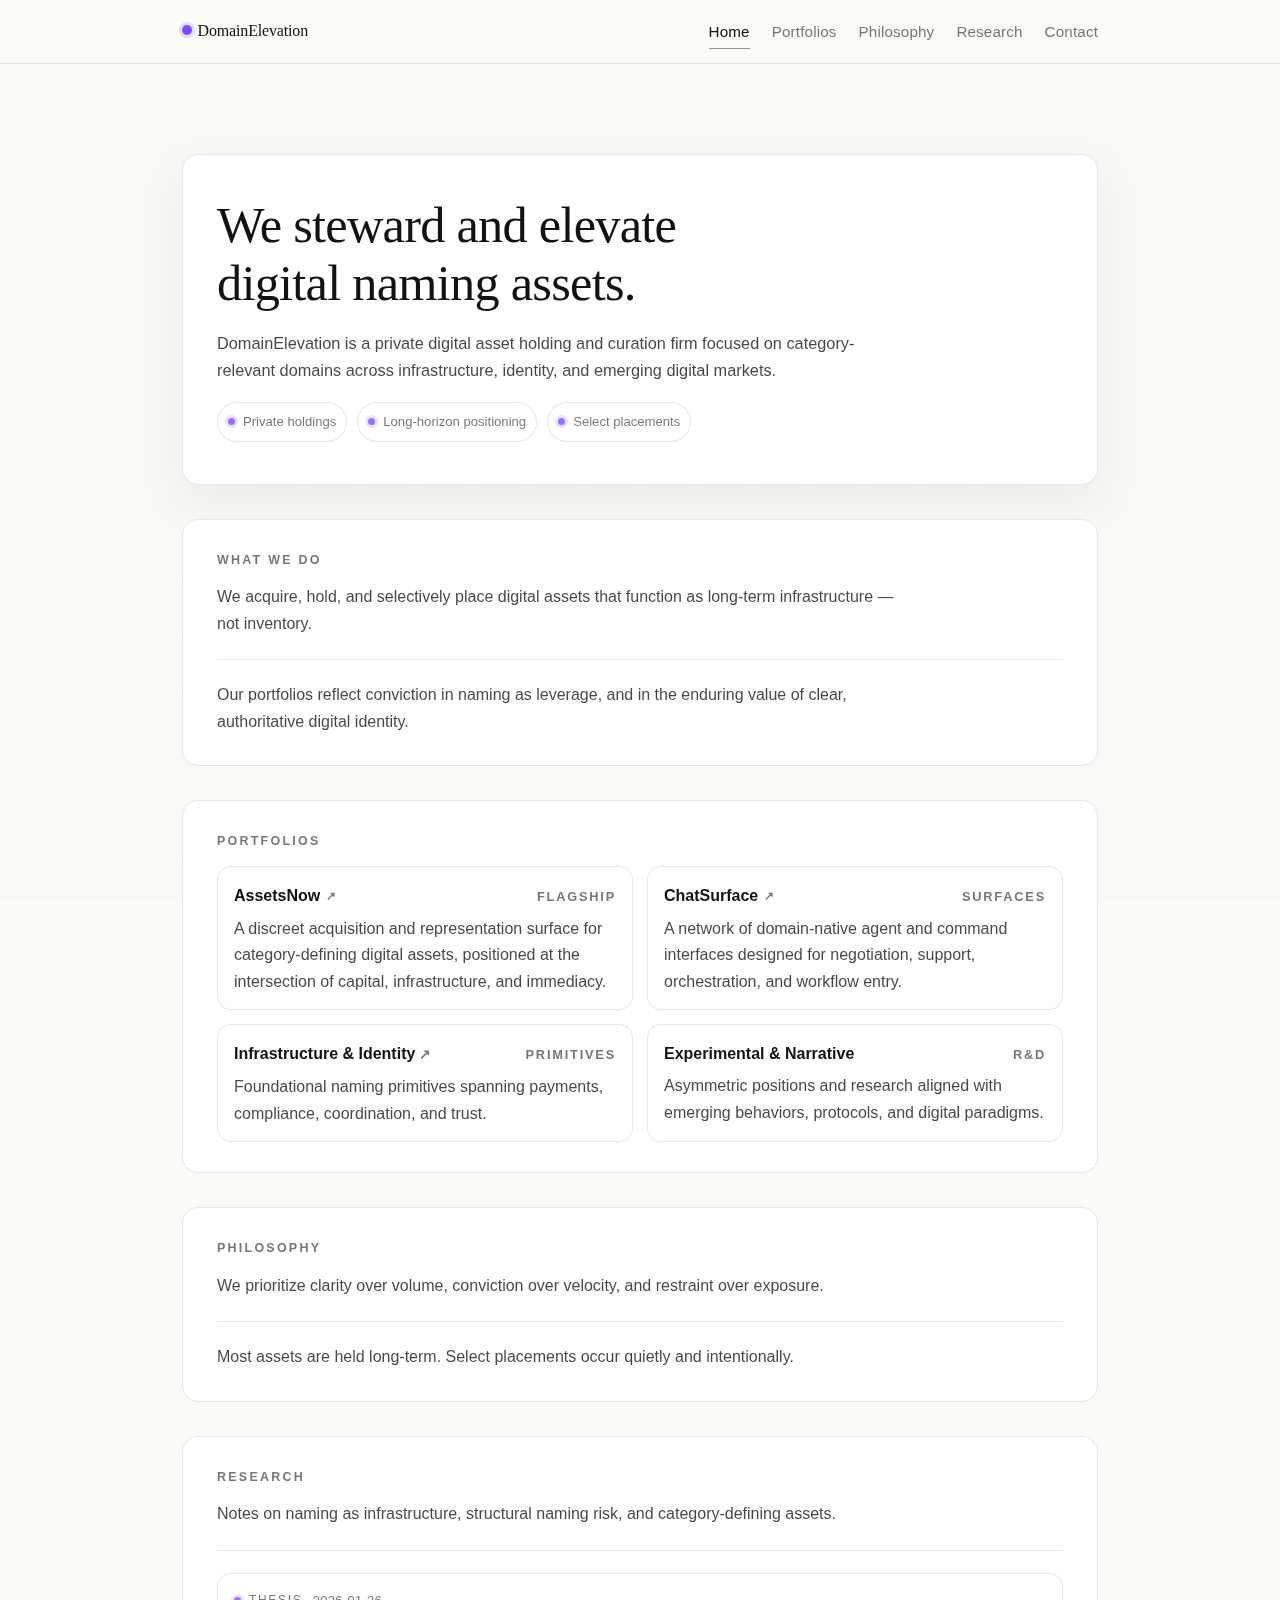
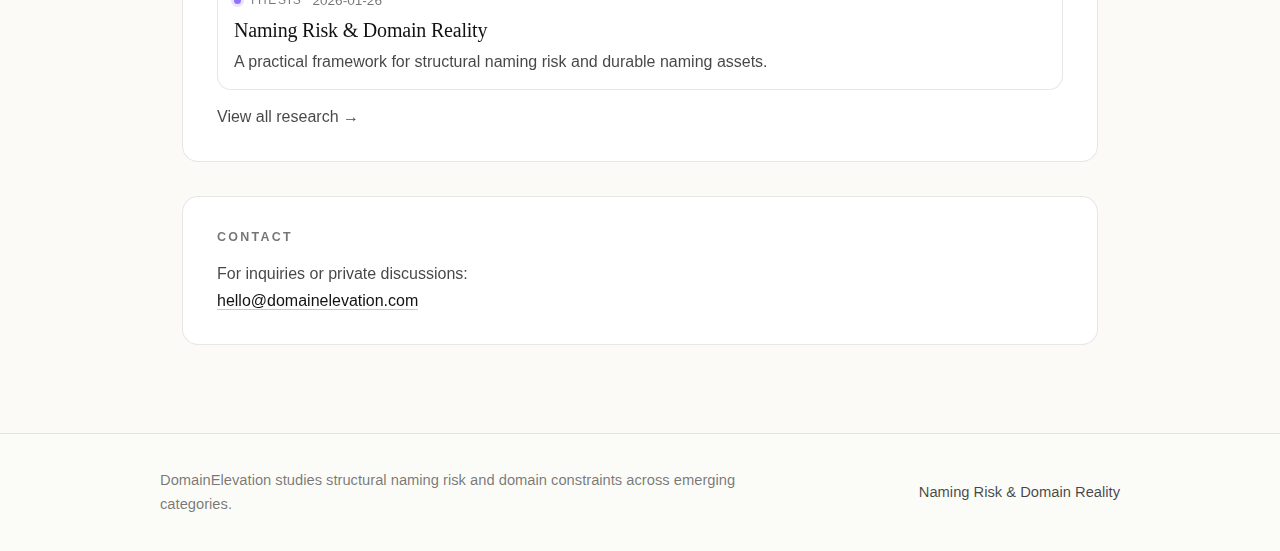
<file: index.html>
<!DOCTYPE html>
<html lang="en">
<head>
  <meta charset="UTF-8" />
  <meta name="viewport" content="width=device-width, initial-scale=1.0" />
  <title>DomainElevation</title>
  <meta name="description" content="DomainElevation is a private digital asset holding and curation firm focused on category-relevant domains across infrastructure, identity, and emerging digital markets." />
  <meta name="robots" content="index,follow" />
  <link rel="canonical" href="https://domainelevation.com/" />

  <meta property="og:type" content="website" />
  <meta property="og:title" content="DomainElevation" />
  <meta property="og:description" content="A private digital asset holding and curation firm. Naming as infrastructure." />
  <meta property="og:url" content="https://domainelevation.com/" />
  <meta property="og:image" content="https://domainelevation.com/og.png" />
  <meta name="twitter:card" content="summary_large_image" />

  <!-- DomainElevation Dot — v2.0 (Terminal) -->
<link rel="icon" href="/favicon.ico" sizes="any">
<link rel="icon" type="image/svg+xml" href="/brand-mark.svg">

<link rel="apple-touch-icon" href="/apple-touch-icon.png">

<link rel="icon" type="image/png" sizes="16x16" href="/brand-mark-16.png">
<link rel="icon" type="image/png" sizes="32x32" href="/brand-mark-32.png">
<link rel="icon" type="image/png" sizes="48x48" href="/brand-mark-48.png">
<link rel="icon" type="image/png" sizes="64x64" href="/brand-mark-64.png">
<link rel="icon" type="image/png" sizes="128x128" href="/brand-mark-128.png">
<link rel="icon" type="image/png" sizes="192x192" href="/brand-mark-192.png">
<link rel="icon" type="image/png" sizes="256x256" href="/brand-mark-256.png">
<link rel="icon" type="image/png" sizes="512x512" href="/brand-mark-512.png">

<meta name="theme-color" content="#ffffff">
  <style>
    :root{
      /* Distinct from AssetsNow: warm paper + editorial accent */
      --bg:#fbfaf7;
      --paper:#ffffff;
      --ink:#121212;

      --text-secondary:rgba(18,18,18,.78);
      --text-muted:rgba(18,18,18,.58);

      --border:rgba(18,18,18,.10);
      --border-strong:rgba(18,18,18,.16);

      --accent:#7a4cff; /* subtle editorial violet (change if you want) */

      --max-width:960px;

      --font-serif: ui-serif, Georgia, "Times New Roman", Times, serif;
      --font-sans: ui-sans-serif, -apple-system, BlinkMacSystemFont, "Segoe UI", Roboto, Helvetica, Arial, sans-serif;

      --radius:16px;
      --shadow: 0 18px 50px rgba(0,0,0,.06);
    }

    *{ box-sizing:border-box; margin:0; padding:0; }
    html, body{ width:100%; overflow-x:hidden; }

    body{
      background:var(--bg);
      color:var(--ink);
      font-family:var(--font-sans);
      line-height:1.65;
      -webkit-font-smoothing:antialiased;
      -moz-osx-font-smoothing:grayscale;
      text-rendering:optimizeLegibility;
    }

    /* subtle grain */
    body::before{
      content:"";
      position:fixed;
      inset:0;
      pointer-events:none;
      background:
        radial-gradient(transparent 1px, rgba(0,0,0,.02) 1px);
      background-size: 7px 7px;
      opacity:.25;
      mix-blend-mode:multiply;
    }

    a{
      color:inherit;
      text-decoration:none;
      border-bottom:1px solid transparent;
      transition: border-color .15s ease, color .15s ease, opacity .15s ease;
    }
    a:hover{
      border-bottom-color:rgba(18,18,18,.40);
    }

    /* Header / Nav */
    header{
      position:sticky;
      top:0;
      z-index:10;
      backdrop-filter: blur(8px);
      background: color-mix(in srgb, var(--bg) 88%, transparent);
      border-bottom:1px solid var(--border);
    }

    nav{
      max-width:var(--max-width);
      margin:0 auto;
      padding:18px 22px;
      display:flex;
      align-items:center;
      justify-content:space-between;
      gap:20px;
    }

    .brand{
      font-family:var(--font-serif);
      font-weight:500;
      letter-spacing:-0.01em;
      white-space:nowrap;
      display:flex;
      align-items:baseline;
      gap:.35rem;
    }
    .brand-mark{
      width:10px;
      height:10px;
      border-radius:999px;
      background: var(--accent);
      box-shadow: 0 0 0 3px color-mix(in srgb, var(--accent) 18%, transparent);
      transform: translateY(-1px);
    }

    nav ul{
      list-style:none;
      display:flex;
      align-items:center;
      gap:22px;
      flex-wrap:wrap;
      justify-content:flex-end;
      min-width:0;
    }

    nav ul a{
      font-size:.95rem;
      letter-spacing:.01em;
      color:var(--text-muted);
      padding:8px 0;
    }
    nav ul a:hover{
      color:var(--ink);
      border-bottom-color:rgba(18,18,18,.40);
    }

    /* Active nav state */
nav ul a.active{
  color: var(--ink);
  border-bottom-color: rgba(18,18,18,.45);
  font-weight: 500;
}

    /* Layout */
    main{
      max-width:var(--max-width);
      margin:0 auto;
      padding:56px 22px 88px;
      position:relative;
      z-index:1; /* above grain */
    }

    .hero{
      background:var(--paper);
      border:1px solid var(--border);
      border-radius: var(--radius);
      box-shadow: var(--shadow);
      padding:42px 34px;
    }

    h1{
      font-family:var(--font-serif);
      font-size: clamp(2.05rem, 4.2vw, 3.15rem);
      font-weight: 420;
      letter-spacing:-0.015em;
      line-height:1.14;
      margin-bottom:18px;
      max-width: 22ch;
    }

    .lede{
      max-width: 76ch;
      color: var(--text-secondary);
      font-size: 1.02rem;
      margin-bottom: 18px;
    }

    .hero-meta{
      display:flex;
      flex-wrap:wrap;
      gap:10px;
      margin-top: 16px;
    }

    .pill{
      display:inline-flex;
      align-items:center;
      gap:8px;
      padding:8px 10px;
      border:1px solid var(--border);
      border-radius:999px;
      font-size:.82rem;
      color: var(--text-muted);
      background: color-mix(in srgb, var(--paper) 80%, transparent);
    }

    .dot{
      width:7px;
      height:7px;
      border-radius:999px;
      background: color-mix(in srgb, var(--accent) 80%, #ffffff);
      box-shadow: 0 0 0 3px color-mix(in srgb, var(--accent) 16%, transparent);
    }

    section{
      margin-top: 34px;
    }

    .section-card{
      background: var(--paper);
      border:1px solid var(--border);
      border-radius: var(--radius);
      padding:30px 34px;
    }

    h2{
      font-size:.78rem;
      letter-spacing:.18em;
      text-transform:uppercase;
      color: var(--text-muted);
      margin-bottom:14px;
    }

    p{
      max-width: 78ch;
      color: var(--text-secondary);
      font-size: 1rem;
      margin-bottom: 12px;
    }
    p:last-child{ margin-bottom:0; }

    .divider{
      height:1px;
      background: var(--border);
      margin: 22px 0;
    }

    /* Portfolios grid */
    .grid{
      display:grid;
      grid-template-columns: repeat(2, minmax(0, 1fr));
      gap:14px;
      margin-top: 12px;
    }

    .item{
      border:1px solid var(--border);
      border-radius: 14px;
      padding:16px 16px 14px;
      background: linear-gradient(
        180deg,
        color-mix(in srgb, var(--paper) 92%, transparent),
        color-mix(in srgb, var(--paper) 78%, transparent)
      );
      transition: transform .12s ease, border-color .12s ease;
    }
    .item:hover{
      transform: translateY(-2px);
      border-color: var(--border-strong);
    }

    .item-title{
      display:flex;
      align-items:center;
      justify-content:space-between;
      gap:10px;
      font-weight:600;
      color: var(--ink);
      margin-bottom:6px;
    }

    .item-title a{
      border-bottom: 1px solid transparent;
    }
    .item-title a:hover{
      border-bottom-color: rgba(18,18,18,.40);
    }

    .item-kicker{
      font-size:.80rem;
      letter-spacing:.14em;
      text-transform:uppercase;
      color: var(--text-muted);
    }

    /* Subtle external link indicator */
.external-link{
  display:inline-flex;
  align-items:baseline;
  gap:6px;
}

.external-icon{
  font-size:.78em;
  opacity:.55;
  transform: translateY(-1px);
  transition: opacity .15s ease, transform .15s ease;
}

.external-link:hover .external-icon{
  opacity:.9;
  transform: translateY(-2px);
}

    /* Linked portfolio titles */
.item-title a{
  border-bottom: 1px solid transparent;
}
.item-title a:hover{
  border-bottom-color: rgba(18,18,18,.40);
}

/* Optional subtle external indicator */
.ext-link::after{
  content:" ↗";
  font-size:.85em;
  opacity:.55;
}

/* If you want it to appear only on hover, use this instead:
.ext-link::after{ content:" ↗"; font-size:.85em; opacity:0; transition:opacity .15s ease; }
.ext-link:hover::after{ opacity:.55; }
*/
    /* Research list */
.research-list{
  display:grid;
  grid-template-columns: 1fr;
  gap:12px;
  margin-top: 12px;
}

.research-item{
  border:1px solid var(--border);
  border-radius: 14px;
  padding:16px 16px 14px;
  background: linear-gradient(
    180deg,
    color-mix(in srgb, var(--paper) 92%, transparent),
    color-mix(in srgb, var(--paper) 78%, transparent)
  );
  transition: transform .12s ease, border-color .12s ease;
}

.research-item:hover{
  transform: translateY(-2px);
  border-color: var(--border-strong);
}

/* Meta row (tag + date) */
.research-item .meta{
  display:flex;
  flex-wrap:wrap;
  gap:10px;
  align-items:center;
  margin-bottom:6px;
}

.research-item .tag{
  font-size:.75rem;
  letter-spacing:.14em;
  text-transform:uppercase;
  color: var(--text-muted);
  display:inline-flex;
  align-items:center;
  gap:8px;
}

.research-item .tag .dot{
  width:7px;
  height:7px;
  border-radius:999px;
  background: color-mix(in srgb, var(--accent) 80%, #ffffff);
  box-shadow: 0 0 0 3px color-mix(in srgb, var(--accent) 16%, transparent);
}

.research-item .date{
  font-size:.85rem;
  color: var(--text-muted);
}

/* Title + excerpt */
.research-item .title{
  font-family: var(--font-serif);
  font-size: 1.25rem;
  line-height: 1.25;
  letter-spacing:-0.01em;
  margin-bottom:6px;
}

.research-item .title a{
  border-bottom:1px solid transparent;
}

.research-item .title a:hover{
  border-bottom-color: rgba(18,18,18,.40);
}

.research-item .excerpt{
  margin:0;
  color: var(--text-secondary);
  font-size: 1rem;
}

    /* Contact */
    .contact a{
      color: var(--ink);
      border-bottom-color: rgba(18,18,18,.22);
    }
    .contact a:hover{
      border-bottom-color: rgba(18,18,18,.45);
    }

    /* Footer */
    footer{
      border-top:1px solid var(--border);
      padding:34px 22px;
      background: color-mix(in srgb, var(--bg) 88%, var(--paper));
      position:relative;
      z-index:1;
    }

    .footer-inner{
      max-width:var(--max-width);
      margin:0 auto;
      display:flex;
      justify-content:space-between;
      align-items:center;
      flex-wrap:wrap;
      gap:14px;
    }

    footer p{
      font-size:.92rem;
      color: var(--text-muted);
      margin:0;
      max-width: 78ch;
    }

    .footer-link{
      font-size:.92rem;
      color: var(--text-secondary);
    }

    /* Mobile */
    @media (max-width: 760px){
      nav{
        flex-direction:column;
        align-items:flex-start;
        gap:12px;
      }
      nav ul{
        justify-content:flex-start;
        width:100%;
        gap:16px;
      }
      .hero{ padding:34px 18px; }
      .section-card{ padding:26px 18px; }
      .grid{ grid-template-columns: 1fr; }
      main{ padding:44px 18px 72px; }
    }

    /* Dark mode (still editorial, not AssetsNow) */
    @media (prefers-color-scheme: dark){
      :root{
        --bg:#0e0f12;
        --paper:#12141a;
        --ink:#f4f5f7;

        --text-secondary:rgba(244,245,247,.78);
        --text-muted:rgba(244,245,247,.56);

        --border:rgba(244,245,247,.10);
        --border-strong:rgba(244,245,247,.16);

        --shadow: 0 18px 50px rgba(0,0,0,.40);
      }

      body::before{
        opacity:.12;
        mix-blend-mode: normal;
        background:
          radial-gradient(transparent 1px, rgba(255,255,255,.03) 1px);
        background-size: 7px 7px;
      }

      a:hover{ border-bottom-color: rgba(244,245,247,.35); }
      nav ul a:hover{ border-bottom-color: rgba(244,245,247,.35); }

      nav ul a.active{
  border-bottom-color: rgba(244,245,247,.45);
}
    }
  </style>
</head>

<body>
  <header class="site-header">
    <nav class="nav" aria-label="Primary navigation">
      <a class="brand" href="/">
        <span class="brand-mark" aria-hidden="true"></span>
        <span>DomainElevation</span>
      </a>

      <ul class="nav-links">
        <li><a href="/" class="active">Home</a></li>
        <li><a href="/portfolios">Portfolios</a></li>
        <li><a href="/philosophy">Philosophy</a></li>
        <li><a href="/research">Research</a></li>
        <li><a href="/contact">Contact</a></li>
      </ul>
    </nav>
  </header>

  <main>
    <!-- HERO -->
    <section class="hero" aria-label="Hero">
      <h1>We steward and elevate digital naming assets.</h1>
      <p class="lede">
        DomainElevation is a private digital asset holding and curation firm focused on category-relevant domains
        across infrastructure, identity, and emerging digital markets.
      </p>

      <div class="hero-meta" aria-label="Positioning badges">
        <span class="pill"><span class="dot" aria-hidden="true"></span> Private holdings</span>
        <span class="pill"><span class="dot" aria-hidden="true"></span> Long-horizon positioning</span>
        <span class="pill"><span class="dot" aria-hidden="true"></span> Select placements</span>
      </div>
    </section>

    <!-- WHAT WE DO -->
    <section class="section-card" aria-label="What we do">
      <h2>What We Do</h2>
      <p>
        We acquire, hold, and selectively place digital assets that function as long-term infrastructure — not inventory.
      </p>
      <div class="divider" role="separator" aria-hidden="true"></div>
      <p>
        Our portfolios reflect conviction in naming as leverage, and in the enduring value of clear, authoritative digital identity.
      </p>
    </section>

    <!-- PORTFOLIOS -->
<section class="section-card" aria-label="Portfolios">
  <h2>Portfolios</h2>

  <div class="grid">
    <!-- AssetsNow -->
    <div class="item">
      <div class="item-title">
        <a href="https://assetsnow.com"
   target="_blank"
   rel="noopener noreferrer"
   class="external-link">
  AssetsNow
  <span class="external-icon" aria-hidden="true">↗</span>
</a>
        <span class="item-kicker">Flagship</span>
      </div>
      <p>
        A discreet acquisition and representation surface for category-defining digital assets,
        positioned at the intersection of capital, infrastructure, and immediacy.
      </p>
    </div>

    <!-- ChatSurface -->
    <div class="item">
  <div class="item-title">
    <a href="https://chatsurface.com"
   target="_blank"
   rel="noopener noreferrer"
   class="external-link">
  ChatSurface
  <span class="external-icon" aria-hidden="true">↗</span>
</a>
        <span class="item-kicker">Surfaces</span>
      </div>
      <p>
        A network of domain-native agent and command interfaces designed for negotiation,
        support, orchestration, and workflow entry.
      </p>
    </div>

    <!-- Infrastructure & Identity -->
    <div class="item">
      <div class="item-title">
        <a class="ext-link" href="/portfolios/infrastructure-identity">Infrastructure &amp; Identity</a>
        <span class="item-kicker">Primitives</span>
      </div>
      <p>
        Foundational naming primitives spanning payments, compliance, coordination, and trust.
      </p>
    </div>

    <!-- Experimental & Narrative -->
    <div class="item">
      <div class="item-title">
        <span>Experimental &amp; Narrative</span>
        <span class="item-kicker">R&amp;D</span>
      </div>
      <p>
        Asymmetric positions and research aligned with emerging behaviors,
        protocols, and digital paradigms.
      </p>
    </div>
  </div>
</section>

    <!-- PHILOSOPHY -->
    <section class="section-card" aria-label="Philosophy">
      <h2>Philosophy</h2>
      <p>
        We prioritize clarity over volume, conviction over velocity, and restraint over exposure.
      </p>
      <div class="divider" role="separator" aria-hidden="true"></div>
      <p>
        Most assets are held long-term. Select placements occur quietly and intentionally.
      </p>
    </section>

    <section class="section-card" aria-label="Research preview">
  <h2>Research</h2>
  <p>
    Notes on naming as infrastructure, structural naming risk, and category-defining assets.
  </p>
  <div class="divider" role="separator" aria-hidden="true"></div>

  <div class="research-list">
    <article class="research-item">
      <div class="meta">
        <span class="tag"><span class="dot" aria-hidden="true"></span> Thesis</span>
        <span class="date">2026-01-26</span>
      </div>
      <div class="title">
        <a href="/research/naming-risk-domain-reality">Naming Risk &amp; Domain Reality</a>
      </div>
      <p class="excerpt">A practical framework for structural naming risk and durable naming assets.</p>
    </article>
  </div>

  <p style="margin-top:14px;">
    <a href="/research">View all research →</a>
  </p>
</section>
    
    <!-- CONTACT -->
    <section class="section-card contact" aria-label="Contact">
      <h2>Contact</h2>
      <p>
        For inquiries or private discussions:<br />
        <a href="mailto:hello@domainelevation.com">hello@domainelevation.com</a>
      </p>
    </section>
  </main>

  <footer>
    <div class="footer-inner">
      <p>
        DomainElevation studies structural naming risk and domain constraints across emerging categories.
      </p>
      <a class="footer-link" href="/naming">Naming Risk &amp; Domain Reality</a>
    </div>
  </footer>
</body>
</html>
</file>
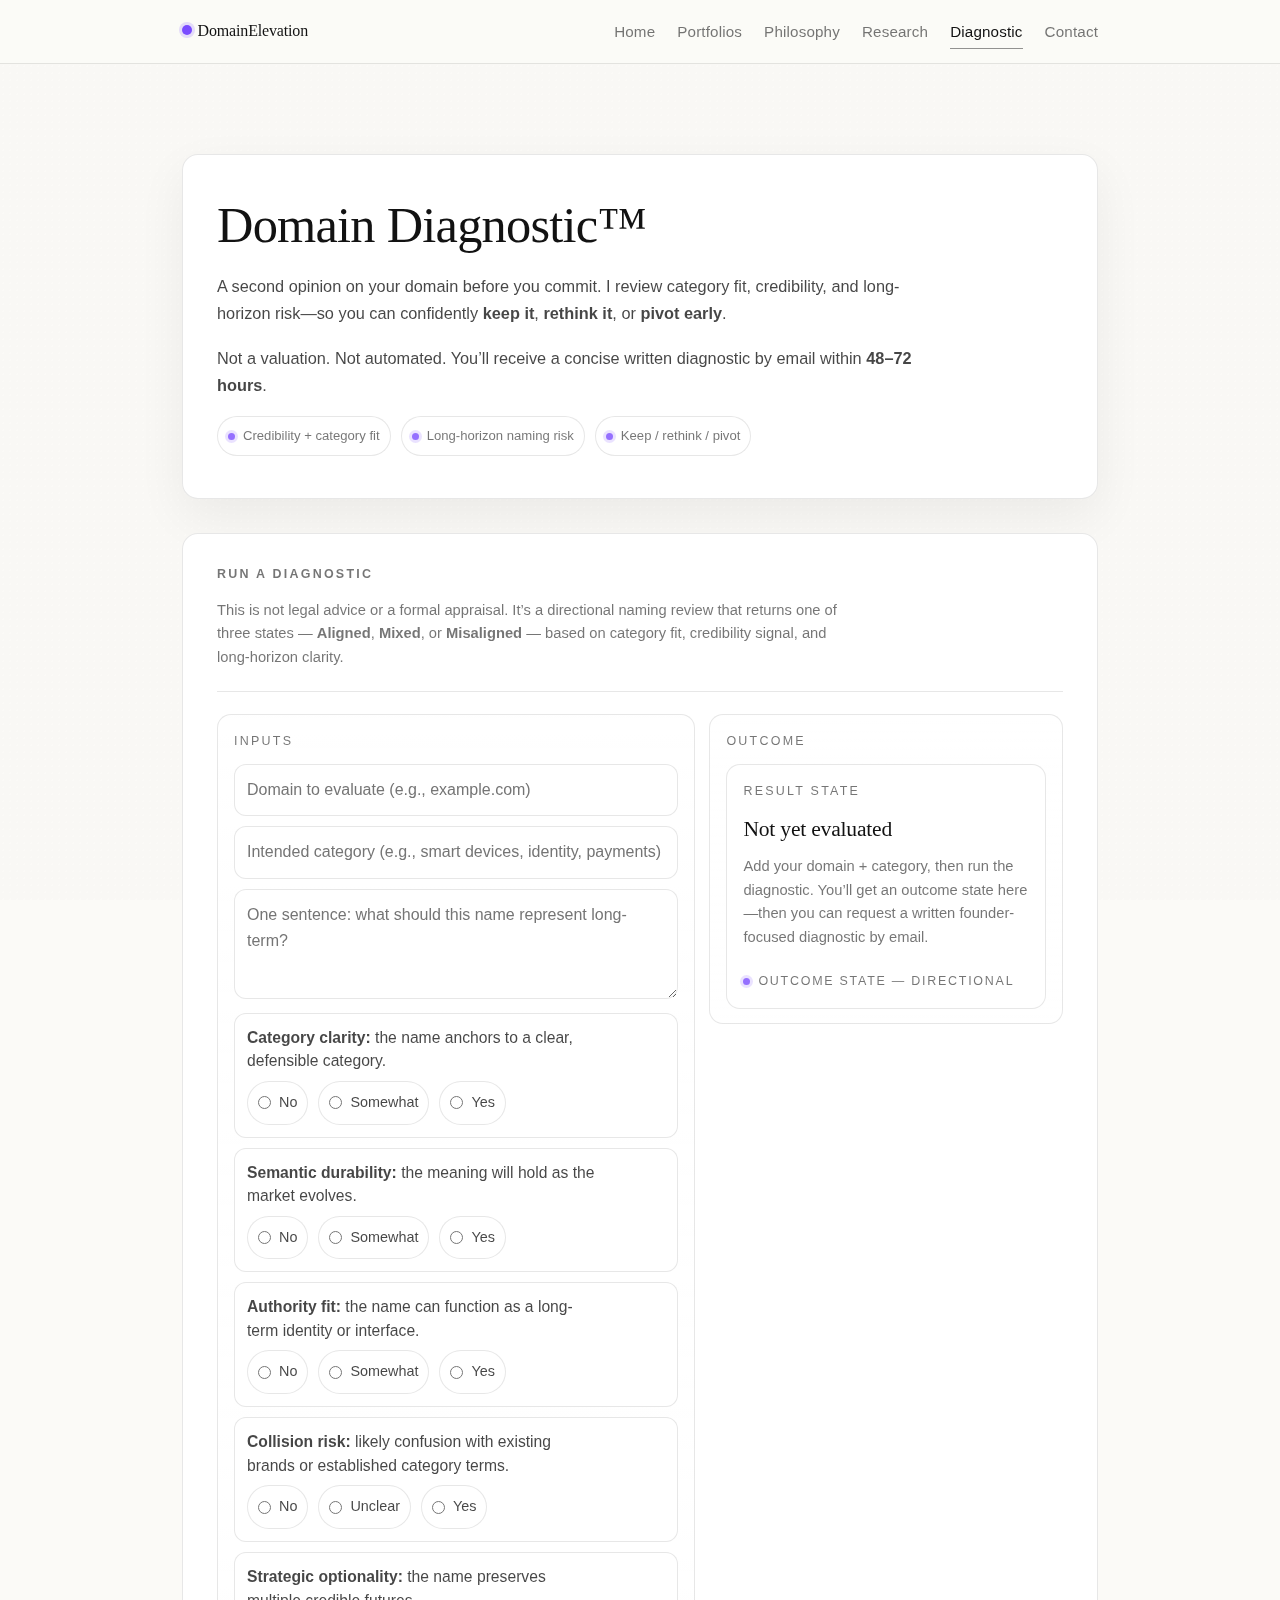
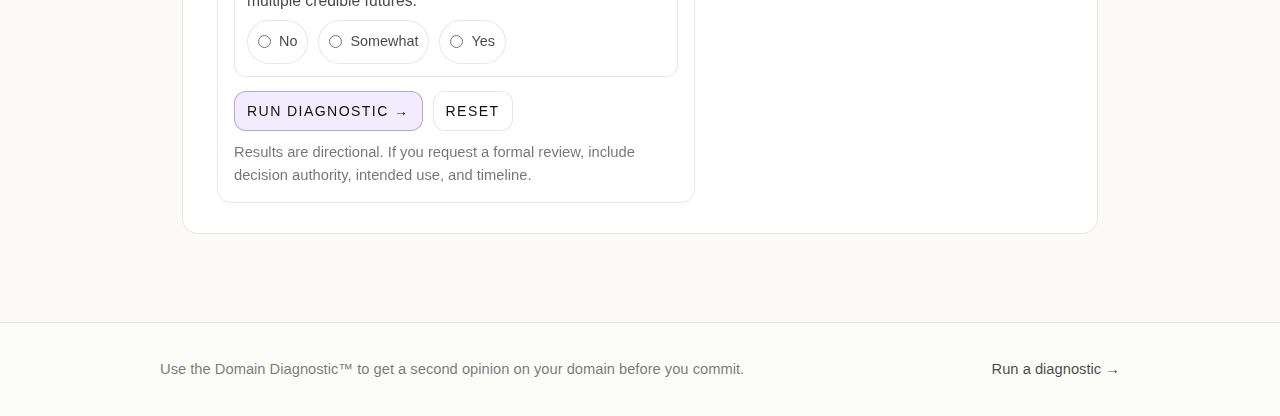
<file: diagnostic/index.html>
<!-- /diagnostic/index.html
     DomainElevation — Domain Diagnostic™ (one-screen intake)
     Matches the existing site style (same CSS tokens + layout).
-->
<!DOCTYPE html>
<html lang="en">
<head>
  <meta charset="UTF-8" />
  <meta name="viewport" content="width=device-width, initial-scale=1.0" />
  <title>Domain Diagnostic — DomainElevation</title>
  <meta name="description" content="Run a Domain Diagnostic™ to evaluate naming alignment, structural risk, and long-horizon viability." />
  <meta name="robots" content="index,follow" />
  <link rel="canonical" href="https://domainelevation.com/diagnostic/" />

  <meta property="og:type" content="website" />
  <meta property="og:title" content="Domain Diagnostic™" />
<meta property="og:description" content="A structured evaluation of naming alignment, category clarity, and long-term domain risk." />
  <meta property="og:url" content="https://domainelevation.com/diagnostic/" />
  <meta property="og:image" content="https://domainelevation.com/diagnostic-og-image.PNG" />
  <meta name="twitter:card" content="summary_large_image" />
<meta name="twitter:image" content="https://domainelevation.com/diagnostic-og-image.PNG" />
  
<link rel="icon" href="/favicon.ico" sizes="any">
  <link rel="icon" type="image/png" sizes="32x32" href="/domainelevation-dot-32.png">
  <link rel="icon" type="image/png" sizes="192x192" href="/domainelevation-dot-192.png">
  <link rel="apple-touch-icon" sizes="180x180" href="/domainelevation-dot-180.png">
  <link rel="icon" type="image/svg+xml" href="/favicon.svg">
  <meta name="theme-color" content="#ffffff">

  <style>
    :root{
      /* Same tokens as your homepage */
      --bg:#fbfaf7;
      --paper:#ffffff;
      --ink:#121212;

      --text-secondary:rgba(18,18,18,.78);
      --text-muted:rgba(18,18,18,.58);

      --border:rgba(18,18,18,.10);
      --border-strong:rgba(18,18,18,.16);

      --accent:#7a4cff;

      --max-width:960px;

      --font-serif: ui-serif, Georgia, "Times New Roman", Times, serif;
      --font-sans: ui-sans-serif, -apple-system, BlinkMacSystemFont, "Segoe UI", Roboto, Helvetica, Arial, sans-serif;

      --radius:16px;
      --shadow: 0 18px 50px rgba(0,0,0,.06);
    }

    *{ box-sizing:border-box; margin:0; padding:0; }
    html, body{ width:100%; overflow-x:hidden; }

    body{
      background:var(--bg);
      color:var(--ink);
      font-family:var(--font-sans);
      line-height:1.65;
      -webkit-font-smoothing:antialiased;
      -moz-osx-font-smoothing:grayscale;
      text-rendering:optimizeLegibility;
    }

    /* subtle grain (same as homepage) */
    body::before{
      content:"";
      position:fixed;
      inset:0;
      pointer-events:none;
      background: radial-gradient(transparent 1px, rgba(0,0,0,.02) 1px);
      background-size: 7px 7px;
      opacity:.25;
      mix-blend-mode:multiply;
    }

    a{
      color:inherit;
      text-decoration:none;
      border-bottom:1px solid transparent;
      transition: border-color .15s ease, color .15s ease, opacity .15s ease;
    }
    a:hover{ border-bottom-color:rgba(18,18,18,.40); }

    header{
      position:sticky;
      top:0;
      z-index:10;
      backdrop-filter: blur(8px);
      background: color-mix(in srgb, var(--bg) 88%, transparent);
      border-bottom:1px solid var(--border);
    }

    nav{
      max-width:var(--max-width);
      margin:0 auto;
      padding:18px 22px;
      display:flex;
      align-items:center;
      justify-content:space-between;
      gap:20px;
    }

    .brand{
      font-family:var(--font-serif);
      font-weight:500;
      letter-spacing:-0.01em;
      white-space:nowrap;
      display:flex;
      align-items:baseline;
      gap:.35rem;
    }
    .brand-mark{
      width:10px;
      height:10px;
      border-radius:999px;
      background: var(--accent);
      box-shadow: 0 0 0 3px color-mix(in srgb, var(--accent) 18%, transparent);
      transform: translateY(-1px);
    }

    nav ul{
      list-style:none;
      display:flex;
      align-items:center;
      gap:22px;
      flex-wrap:wrap;
      justify-content:flex-end;
      min-width:0;
    }

    nav ul a{
      font-size:.95rem;
      letter-spacing:.01em;
      color:var(--text-muted);
      padding:8px 0;
    }
    nav ul a:hover{
      color:var(--ink);
      border-bottom-color:rgba(18,18,18,.40);
    }
    nav ul a.active{
      color: var(--ink);
      border-bottom-color: rgba(18,18,18,.45);
      font-weight: 500;
    }

    main{
      max-width:var(--max-width);
      margin:0 auto;
      padding:56px 22px 88px;
      position:relative;
      z-index:1;
    }

    .hero{
      background:var(--paper);
      border:1px solid var(--border);
      border-radius: var(--radius);
      box-shadow: var(--shadow);
      padding:42px 34px;
    }

    h1{
      font-family:var(--font-serif);
      font-size: clamp(2.05rem, 4.2vw, 3.15rem);
      font-weight: 420;
      letter-spacing:-0.015em;
      line-height:1.14;
      margin-bottom:18px;
      max-width: 26ch;
    }

    .lede{
      max-width: 78ch;
      color: var(--text-secondary);
      font-size: 1.02rem;
      margin-bottom: 18px;
    }

    .pill-row{
      display:flex;
      flex-wrap:wrap;
      gap:10px;
      margin-top: 12px;
    }

    .pill{
      display:inline-flex;
      align-items:center;
      gap:8px;
      padding:8px 10px;
      border:1px solid var(--border);
      border-radius:999px;
      font-size:.82rem;
      color: var(--text-muted);
      background: color-mix(in srgb, var(--paper) 80%, transparent);
    }
    .dot{
      width:7px; height:7px;
      border-radius:999px;
      background: color-mix(in srgb, var(--accent) 80%, #ffffff);
      box-shadow: 0 0 0 3px color-mix(in srgb, var(--accent) 16%, transparent);
    }

    section{ margin-top: 34px; }

    .section-card{
      background: var(--paper);
      border:1px solid var(--border);
      border-radius: var(--radius);
      padding:30px 34px;
    }

    h2{
      font-size:.78rem;
      letter-spacing:.18em;
      text-transform:uppercase;
      color: var(--text-muted);
      margin-bottom:14px;
    }

    p{
      max-width: 78ch;
      color: var(--text-secondary);
      font-size: 1rem;
      margin-bottom: 12px;
    }
    p:last-child{ margin-bottom:0; }

    .divider{
      height:1px;
      background: var(--border);
      margin: 22px 0;
    }

    /* Diagnostic form */
    .diag{
      display:grid;
      grid-template-columns: 1.15fr .85fr;
      gap: 14px;
      align-items:start;
    }

    .panel{
      border:1px solid var(--border);
      border-radius: 14px;
      padding:16px 16px 14px;
      background: linear-gradient(
        180deg,
        color-mix(in srgb, var(--paper) 92%, transparent),
        color-mix(in srgb, var(--paper) 78%, transparent)
      );
    }

    .panelTitle{
      font-size:.78rem;
      letter-spacing:.18em;
      text-transform:uppercase;
      color: var(--text-muted);
      margin-bottom:12px;
    }

    .fieldRow{
      display:grid;
      gap:10px;
    }

    .input, .textarea, .select{
      width:100%;
      border:1px solid var(--border);
      background: color-mix(in srgb, var(--paper) 92%, transparent);
      color: var(--ink);
      border-radius: 12px;
      padding: 12px 12px;
      font: inherit;
      outline:none;
    }

    .textarea{ min-height: 110px; resize: vertical; }

    .input:focus, .textarea:focus, .select:focus{
      border-color: var(--border-strong);
      box-shadow: 0 0 0 3px color-mix(in srgb, var(--accent) 14%, transparent);
    }

    .qgroup{ margin-top: 14px; }
    .q{
      padding: 12px 12px;
      border: 1px solid var(--border);
      border-radius: 12px;
      background: color-mix(in srgb, var(--paper) 94%, transparent);
      margin-bottom: 10px;
    }
    .q:last-child{ margin-bottom:0; }

    .qLabel{
      display:flex;
      gap:10px;
      align-items:baseline;
      justify-content:space-between;
      margin-bottom: 8px;
    }
    .qText{
      color: var(--text-secondary);
      font-size: .98rem;
      line-height: 1.5;
    }
    .qWeight{
      font-size: .75rem;
      letter-spacing:.14em;
      text-transform: uppercase;
      color: var(--text-muted);
      white-space:nowrap;
      opacity:.9;
    }

    .choices{
      display:flex;
      flex-wrap:wrap;
      gap: 10px;
      margin-top: 8px;
    }

    .choice{
      display:inline-flex;
      align-items:center;
      gap:8px;
      padding: 9px 10px;
      border:1px solid var(--border);
      border-radius:999px;
      background: color-mix(in srgb, var(--paper) 86%, transparent);
      color: var(--text-secondary);
      font-size: .9rem;
      cursor:pointer;
      user-select:none;
    }
    .choice input{ accent-color: var(--accent); }
    .choice:hover{ border-color: var(--border-strong); }

    .actions{
      display:flex;
      flex-wrap:wrap;
      gap: 10px;
      margin-top: 14px;
    }

    .btn{
      display:inline-flex;
      align-items:center;
      justify-content:center;
      gap:8px;
      padding: 11px 12px;
      border-radius: 12px;
      border: 1px solid var(--border);
      background: color-mix(in srgb, var(--paper) 90%, transparent);
      color: var(--ink);
      font-size: .88rem;
      letter-spacing: .10em;
      text-transform: uppercase;
      white-space:nowrap;
      cursor:pointer;
    }
    .btn:hover{ border-color: var(--border-strong); }
    .btn.primary{
      border-color: color-mix(in srgb, var(--accent) 36%, var(--border));
      background: color-mix(in srgb, var(--accent) 10%, transparent);
    }

    .fine{
      color: var(--text-muted);
      font-size: .92rem;
      line-height: 1.6;
    }

    /* Result states */
    .resultBox{
      border: 1px solid var(--border);
      border-radius: 14px;
      padding: 16px 16px 14px;
      background: color-mix(in srgb, var(--paper) 92%, transparent);
    }

    .resultK{
      font-size:.78rem;
      letter-spacing:.18em;
      text-transform:uppercase;
      color: var(--text-muted);
      margin-bottom: 10px;
    }

    .resultState{
      font-family: var(--font-serif);
      font-size: 1.35rem;
      letter-spacing: -0.01em;
      margin-bottom: 8px;
      font-weight: 520;
    }

    .badgeLine{
      display:inline-flex;
      align-items:center;
      gap:8px;
      font-size:.78rem;
      letter-spacing:.14em;
      text-transform:uppercase;
      color: var(--text-muted);
      margin-top: 10px;
    }
    .badgeDot{
      width:7px; height:7px; border-radius:999px;
      background: color-mix(in srgb, var(--accent) 80%, #ffffff);
      box-shadow: 0 0 0 3px color-mix(in srgb, var(--accent) 16%, transparent);
    }

    .hidden{ display:none !important; }

    /* Formal review form (Formspree) */
    .reviewForm{
      margin-top: 12px;
      border-top: 1px solid var(--border);
      padding-top: 12px;
    }

    .status{
      margin-top: 10px;
      color: var(--text-muted);
      font-size: .92rem;
      line-height:1.6;
    }

    footer{
      border-top:1px solid var(--border);
      padding:34px 22px;
      background: color-mix(in srgb, var(--bg) 88%, var(--paper));
      position:relative;
      z-index:1;
    }

    .footer-inner{
      max-width:var(--max-width);
      margin:0 auto;
      display:flex;
      justify-content:space-between;
      align-items:center;
      flex-wrap:wrap;
      gap:14px;
    }

    footer p{
      font-size:.92rem;
      color: var(--text-muted);
      margin:0;
      max-width: 78ch;
    }
    .footer-link{ font-size:.92rem; color: var(--text-secondary); }

    @media (max-width: 860px){
      .diag{ grid-template-columns: 1fr; }
    }

    @media (max-width: 760px){
      nav{ flex-direction:column; align-items:flex-start; gap:12px; }
      nav ul{ justify-content:flex-start; width:100%; gap:16px; }
      .hero{ padding:34px 18px; }
      .section-card{ padding:26px 18px; }
      main{ padding:44px 18px 72px; }
    }

    @media (prefers-color-scheme: dark){
      :root{
        --bg:#0e0f12;
        --paper:#12141a;
        --ink:#f4f5f7;

        --text-secondary:rgba(244,245,247,.78);
        --text-muted:rgba(244,245,247,.56);

        --border:rgba(244,245,247,.10);
        --border-strong:rgba(244,245,247,.16);

        --shadow: 0 18px 50px rgba(0,0,0,.40);
      }

      body::before{
        opacity:.12;
        mix-blend-mode: normal;
        background: radial-gradient(transparent 1px, rgba(255,255,255,.03) 1px);
        background-size: 7px 7px;
      }

      a:hover{ border-bottom-color: rgba(244,245,247,.35); }
      nav ul a:hover{ border-bottom-color: rgba(244,245,247,.35); }

      nav ul a.active{ border-bottom-color: rgba(244,245,247,.45); }
    }
  </style>
</head>

<body>
  <header class="site-header">
    <nav class="nav" aria-label="Primary navigation">
      <a class="brand" href="/">
        <span class="brand-mark" aria-hidden="true"></span>
        <span>DomainElevation</span>
      </a>

      <ul class="nav-links">
        <li><a href="/">Home</a></li>
        <li><a href="/portfolios">Portfolios</a></li>
        <li><a href="/philosophy">Philosophy</a></li>
        <li><a href="/research">Research</a></li>
        <li><a href="/diagnostic" class="active">Diagnostic</a></li>
        <li><a href="/contact">Contact</a></li>
      </ul>
    </nav>
  </header>

  <main>
    <section class="hero" aria-label="Hero">
      <h1>Domain Diagnostic™</h1>
      <p class="lede">
  A second opinion on your domain before you commit. I review category fit, credibility, and long-horizon risk—so you can confidently <strong>keep it</strong>, <strong>rethink it</strong>, or <strong>pivot early</strong>.
</p>

<p class="lede">
  Not a valuation. Not automated. You’ll receive a concise written diagnostic by email within <strong>48–72 hours</strong>.
</p>

      <div class="pill-row" aria-label="Positioning badges">
        <span class="pill"><span class="dot"></span> Credibility + category fit</span>
<span class="pill"><span class="dot"></span> Long-horizon naming risk</span>
<span class="pill"><span class="dot"></span> Keep / rethink / pivot</span>
      </div>
    </section>

    <section class="section-card" aria-label="Diagnostic">
      <h2>Run a Diagnostic</h2>
      <p class="fine">
  This is not legal advice or a formal appraisal. It’s a directional naming review that returns one of three states —
  <strong>Aligned</strong>, <strong>Mixed</strong>, or <strong>Misaligned</strong> — based on category fit, credibility signal, and long-horizon clarity.
</p>

      <div class="divider" role="separator" aria-hidden="true"></div>

      <div class="diag" aria-label="Diagnostic grid">
        <!-- LEFT: questions -->
        <div class="panel" aria-label="Questions panel">
          <div class="panelTitle">Inputs</div>

          <div class="fieldRow">
            <input class="input" id="domain" name="domain" placeholder="Domain to evaluate (e.g., example.com)" autocomplete="off" />
            <input class="input" id="category" name="category" placeholder="Intended category (e.g., smart devices, identity, payments)" autocomplete="off" />
            <textarea class="textarea" id="intent" name="intent" placeholder="One sentence: what should this name represent long-term?"></textarea>
          </div>

          <div class="qgroup" aria-label="Questions">
            <!-- Scoring: 0 / 0.5 / 1 per question, weighted -->
            <div class="q" data-q="q1" data-w="3">
              <div class="qLabel">
                <div class="qText"><strong>Category clarity:</strong> the name anchors to a clear, defensible category.</div>
                <div class="qWeight" aria-hidden="true" style="opacity:0;">Weight</div>
              </div>
              <div class="choices">
                <label class="choice"><input type="radio" name="q1" value="0">No</label>
                <label class="choice"><input type="radio" name="q1" value="0.5">Somewhat</label>
                <label class="choice"><input type="radio" name="q1" value="1">Yes</label>
              </div>
            </div>

            <div class="q" data-q="q2" data-w="3">
              <div class="qLabel">
                <div class="qText"><strong>Semantic durability:</strong> the meaning will hold as the market evolves.</div>
               <div class="qWeight" aria-hidden="true" style="opacity:0;">Weight</div>
              </div>
              <div class="choices">
                <label class="choice"><input type="radio" name="q2" value="0">No</label>
                <label class="choice"><input type="radio" name="q2" value="0.5">Somewhat</label>
                <label class="choice"><input type="radio" name="q2" value="1">Yes</label>
              </div>
            </div>

            <div class="q" data-q="q3" data-w="2">
              <div class="qLabel">
                <div class="qText"><strong>Authority fit:</strong> the name can function as a long-term identity or interface.</div>
                <div class="qWeight" aria-hidden="true" style="opacity:0;">Weight</div>
              </div>
              <div class="choices">
                <label class="choice"><input type="radio" name="q3" value="0">No</label>
                <label class="choice"><input type="radio" name="q3" value="0.5">Somewhat</label>
                <label class="choice"><input type="radio" name="q3" value="1">Yes</label>
              </div>
            </div>

            <div class="q" data-q="q4" data-w="3">
              <div class="qLabel">
                <div class="qText"><strong>Collision risk:</strong> likely confusion with existing brands or established category terms.</div>
               <div class="qWeight" aria-hidden="true" style="opacity:0;">Weight</div>
              </div>
              <div class="choices">
                <label class="choice"><input type="radio" name="q4" value="0">No</label>
                <label class="choice"><input type="radio" name="q4" value="0.5">Unclear</label>
                <label class="choice"><input type="radio" name="q4" value="1">Yes</label>
              </div>
            </div>

            <div class="q" data-q="q5" data-w="2">
              <div class="qLabel">
                <div class="qText"><strong>Strategic optionality:</strong> the name preserves multiple credible futures.</div>
                <div class="qWeight" aria-hidden="true" style="opacity:0;">Weight</div>
              </div>
              <div class="choices">
                <label class="choice"><input type="radio" name="q5" value="0">No</label>
                <label class="choice"><input type="radio" name="q5" value="0.5">Somewhat</label>
                <label class="choice"><input type="radio" name="q5" value="1">Yes</label>
              </div>
            </div>

            <div class="actions" aria-label="Actions">
              <button class="btn primary" id="runBtn" type="button">Run diagnostic →</button>
              <button class="btn" id="resetBtn" type="button">Reset</button>
            </div>

            <p class="fine" style="margin-top:10px;">
              Results are directional. If you request a formal review, include decision authority, intended use, and timeline.
            </p>
          </div>
        </div>

        <!-- RIGHT: results + formal review -->
        <aside class="panel" aria-label="Results panel">
          <div class="panelTitle">Outcome</div>

          <div id="resultBox" class="resultBox">
            <div class="resultK">Result state</div>
            <div class="resultState" id="resultState">Not yet evaluated</div>
            <p class="fine" id="resultCopy">
  Add your domain + category, then run the diagnostic. You’ll get an outcome state here—then you can request a written founder-focused diagnostic by email.
</p>

            <div class="badgeLine" id="badgeLine">
              <span class="badgeDot" aria-hidden="true"></span>
              <span id="resultMeta"><span id="resultMeta">Outcome state — directional</span></span>
            </div>

            <!-- Formal review request (Formspree) -->
            <div class="reviewForm hidden" id="reviewFormWrap" aria-label="Formal review request">
              <div class="divider" role="separator" aria-hidden="true" style="margin:14px 0;"></div>
              <div class="resultK">Receive your written diagnostic</div>

                  <p class="fine hidden" id="examplesLink" style="margin-top:10px;">
    Want to see an example? <a href="/diagnostic/examples">View anonymized diagnostics →</a>
  </p>

              <!--
                Formspree:
                - Replace action URL with your Formspree endpoint
                - _next should point to your thank-you page
              -->
              <form id="formal-review-form"
                    action="https://formspree.io/f/xvzrglaw"
                    method="POST"
                    novalidate>

                <div class="fieldRow" style="margin-top:10px;">
                  <input class="input" name="name" required placeholder="Full name" autocomplete="name" />
                  <input class="input" name="company" placeholder="Company / org" autocomplete="organization" />
                  <input class="input" name="email" type="email" required placeholder="Email" autocomplete="email" />
                  <textarea class="textarea" name="message" required placeholder="Context: intended use, decision authority, timeline."></textarea>
                </div>

                <!-- Diagnostic payload (hidden) -->
                <input type="hidden" name="domain" id="h_domain" />
                <input type="hidden" name="category" id="h_category" />
                <input type="hidden" name="intent" id="h_intent" />
                <input type="hidden" name="diagnostic_state" id="h_state" />
                <input type="hidden" name="diagnostic_score" id="h_score" />
                <input type="hidden" name="diagnostic_details" id="h_details" />

                <input type="hidden" name="_subject" value="Domain Diagnostic — Formal Review Request" />
                <input type="hidden" name="_next" value="https://domainelevation.com/diagnostic/thanks.html" />
                <input type="text" name="_gotcha" style="display:none" />

              <p class="fine">
  Choose the diagnostic that matches how consequential this decision is for you.
</p>
                   
                   <select class="select" name="tier" required>
  <option value="" selected disabled>Select diagnostic type</option>
  <option value="Quick — $39">Quick — $39</option>
  <option value="Founder — $149">Founder — $149</option>
  <option value="Portfolio — from $499">Portfolio — from $499</option>
</select>

              <p class="fine">
  <strong>Quick</strong> — fast gut-check on a single domain.
</p>

<p class="fine">
  <strong>Founder</strong> — deeper review with a clear keep / rethink / pivot recommendation.
</p>

<p class="fine">
  <strong>Portfolio</strong> — for multiple domains or rebrand decisions where the cost of being wrong is high.
</p>     

           <div class="divider" role="separator" aria-hidden="true" style="margin:14px 0;"></div>
<p class="fine">
  You’ll receive:
  <br>— a written recommendation (keep / rethink / pivot)
  <br>— 1–2 primary risks (in plain language)
  <br>— suggested positioning or alternatives (if needed)
</p>        

                <button class="btn primary" type="submit" style="margin-top:12px; width:100%;">
                  Submit request →
                </button>

                   <p class="fine">
  Delivery within 48–72 hours. No valuation provided.
</p>

           <p class="fine">
  Submissions are private. I don’t publish domains or examples without permission.
</p>        
                   
                <div class="status" id="status" aria-live="polite"></div>
              </form>

            </div>
          </div>
        </aside>
      </div>
    </section>
  </main>

  <footer>
    <div class="footer-inner">
      <p>Use the Domain Diagnostic™ to get a second opinion on your domain before you commit.</p>
      <a class="footer-link" href="/diagnostic">Run a diagnostic →</a>
    </div>
  </footer>

  <script>
    (function(){
      const runBtn = document.getElementById("runBtn");
      const resetBtn = document.getElementById("resetBtn");

      const domainEl = document.getElementById("domain");
      const categoryEl = document.getElementById("category");
      const intentEl = document.getElementById("intent");

      const resultStateEl = document.getElementById("resultState");
      const resultCopyEl = document.getElementById("resultCopy");

      const reviewWrap = document.getElementById("reviewFormWrap");

      // Hidden payload fields for Formspree
      const hDomain = document.getElementById("h_domain");
      const hCategory = document.getElementById("h_category");
      const hIntent = document.getElementById("h_intent");
      const hState = document.getElementById("h_state");
      const hScore = document.getElementById("h_score");
      const hDetails = document.getElementById("h_details");

      // Questions config (weights are stored on DOM too; this is for details)
      const Q = [
        { key: "q1", label: "Category clarity", weight: 3 },
        { key: "q2", label: "Semantic durability", weight: 3 },
        { key: "q3", label: "Authority fit", weight: 2 },
        { key: "q4", label: "Collision risk", weight: 3 },
        { key: "q5", label: "Strategic optionality", weight: 2 },
      ];

      // Thresholds:
      // - Aligned:   >= 78
      // - Mixed:     52–77.99
      // - Misaligned < 52
      function classify(score){
        if (score >= 78) return "Aligned";
        if (score >= 52) return "Mixed";
        return "Misaligned";
      }

      function getRadioVal(name){
        const checked = document.querySelector(`input[name="${name}"]:checked`);
        return checked ? Number(checked.value) : null;
      }

      function run(){
        // Require some basic inputs (keeps it "institutional" + reduces junk)
        const domain = (domainEl.value || "").trim();
        const category = (categoryEl.value || "").trim();

        if (!domain || !category){
          resultStateEl.textContent = "Not yet evaluated";
          resultCopyEl.textContent = "Add the domain and intended category, then run the diagnostic.";
          reviewWrap.classList.add("hidden");
          return;
        }

        let weightedSum = 0;
        let weightedMax = 0;

        const details = [];

        for (const q of Q){
          const v = getRadioVal(q.key);
          weightedMax += q.weight * 1;
          // If unanswered, treat as 0 (quietly)
          const vv = (v === null ? 0 : v);
          weightedSum += vv * q.weight;

          details.push({
            key: q.key,
            label: q.label,
            weight: q.weight,
            value: vv
          });
        }

        // Convert to 0-100
        const score = weightedMax > 0 ? (weightedSum / weightedMax) * 100 : 0;
        const state = classify(score);
           
const tierSelect = document.querySelector('select[name="tier"]');

if (tierSelect){
  if (state === "Misaligned"){
    tierSelect.value = "Portfolio — from $499";
  } else {
    tierSelect.value = "Founder — $149";
  }
}
           
        const copyByState = {
  "Aligned": "Strong fit and credible signal. This looks like a name you can confidently build on. If you want the written diagnostic, request it below.",
  "Mixed": "Usable, but there’s tension (category clarity, credibility, or future narrowing). You can proceed, but it’s worth tightening now. Request the written diagnostic below.",
  "Misaligned": "High risk of confusion, drift, or credibility friction. If you keep it, expect rebrand pressure later—better to correct early. Request the written diagnostic below."
};

        resultStateEl.textContent = state;
        resultCopyEl.textContent = copyByState[state] || "";

        // Reveal formal review form (always available after a run, per your “formal review optional” framing)
        reviewWrap.classList.remove("hidden");

           const examplesLink = document.getElementById("examplesLink");
if (examplesLink) examplesLink.classList.remove("hidden");

        // Populate hidden payload for Formspree
        hDomain.value = domain;
        hCategory.value = category;
        hIntent.value = (intentEl.value || "").trim();
        hState.value = state;
        hScore.value = score.toFixed(1);
        hDetails.value = JSON.stringify(details);
      }

      function reset(){
        domainEl.value = "";
        categoryEl.value = "";
        intentEl.value = "";
        document.querySelectorAll('input[type="radio"]').forEach(r => r.checked = false);

        resultStateEl.textContent = "Not yet evaluated";
        resultCopyEl.textContent = "Complete the inputs and run the diagnostic. The scoring logic is internal and weighted.";
        reviewWrap.classList.add("hidden");

        // Clear hidden payload
        hDomain.value = "";
        hCategory.value = "";
        hIntent.value = "";
        hState.value = "";
        hScore.value = "";
        hDetails.value = "";
      }

      runBtn.addEventListener("click", run);
      resetBtn.addEventListener("click", reset);

      // Formspree: submit via fetch for clean UX (stays consistent with your other pages)
      const form = document.getElementById("formal-review-form");
      const status = document.getElementById("status");

      if (form){
        form.addEventListener("submit", async (e) => {
          e.preventDefault();
          if (status) status.textContent = "Sending…";

          try{
            const res = await fetch(form.action, {
              method: "POST",
              body: new FormData(form),
              headers: { "Accept": "application/json" }
            });

            if (!res.ok) throw new Error("Bad response");

            if (status) status.textContent = "Sent. Redirecting…";
            // Redirect to your thank-you page (matches _next)
            window.location.href = "https://domainelevation.com/diagnostic/thanks.html";
          }catch(err){
            if (status) status.textContent = "Couldn’t send right now. Please email hello@domainelevation.com.";
            console.error("Formspree submit failed:", err);
          }
        });
      }
    })();
  </script>
</body>
</html>
</file>
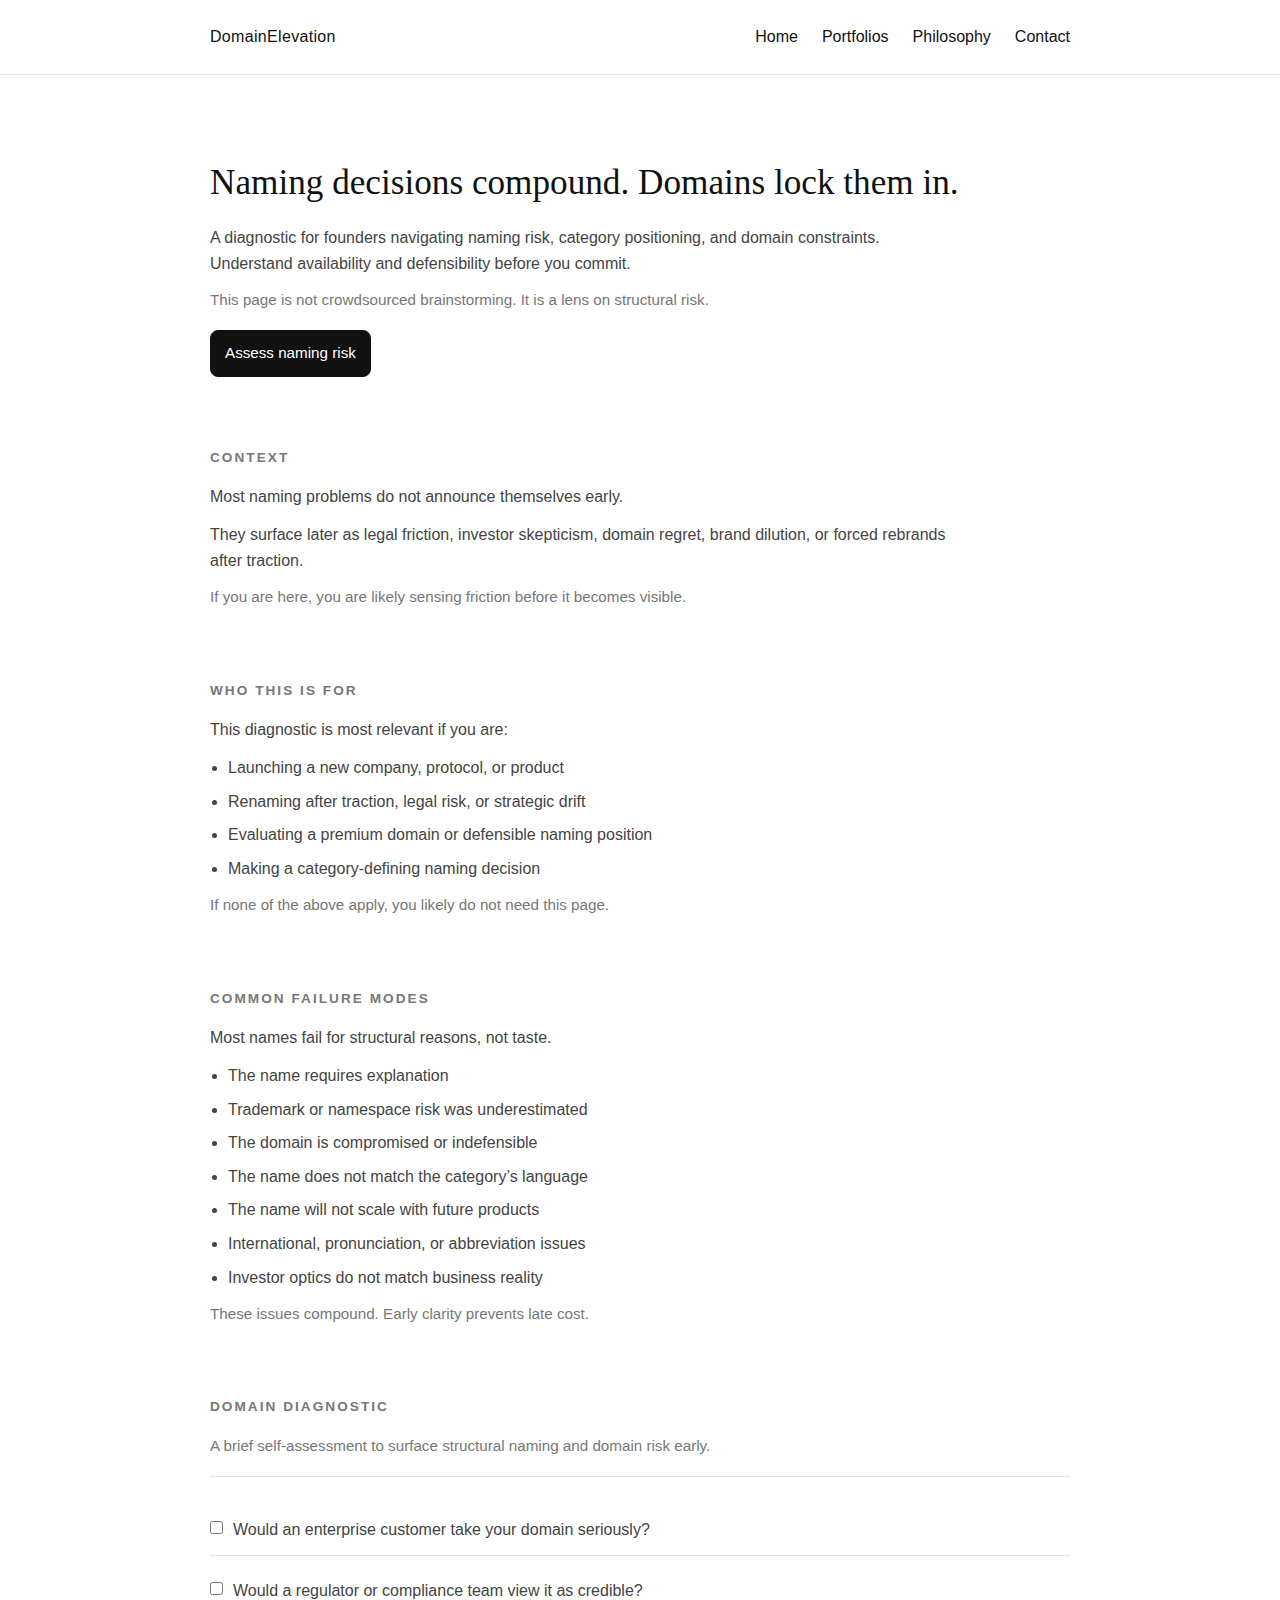
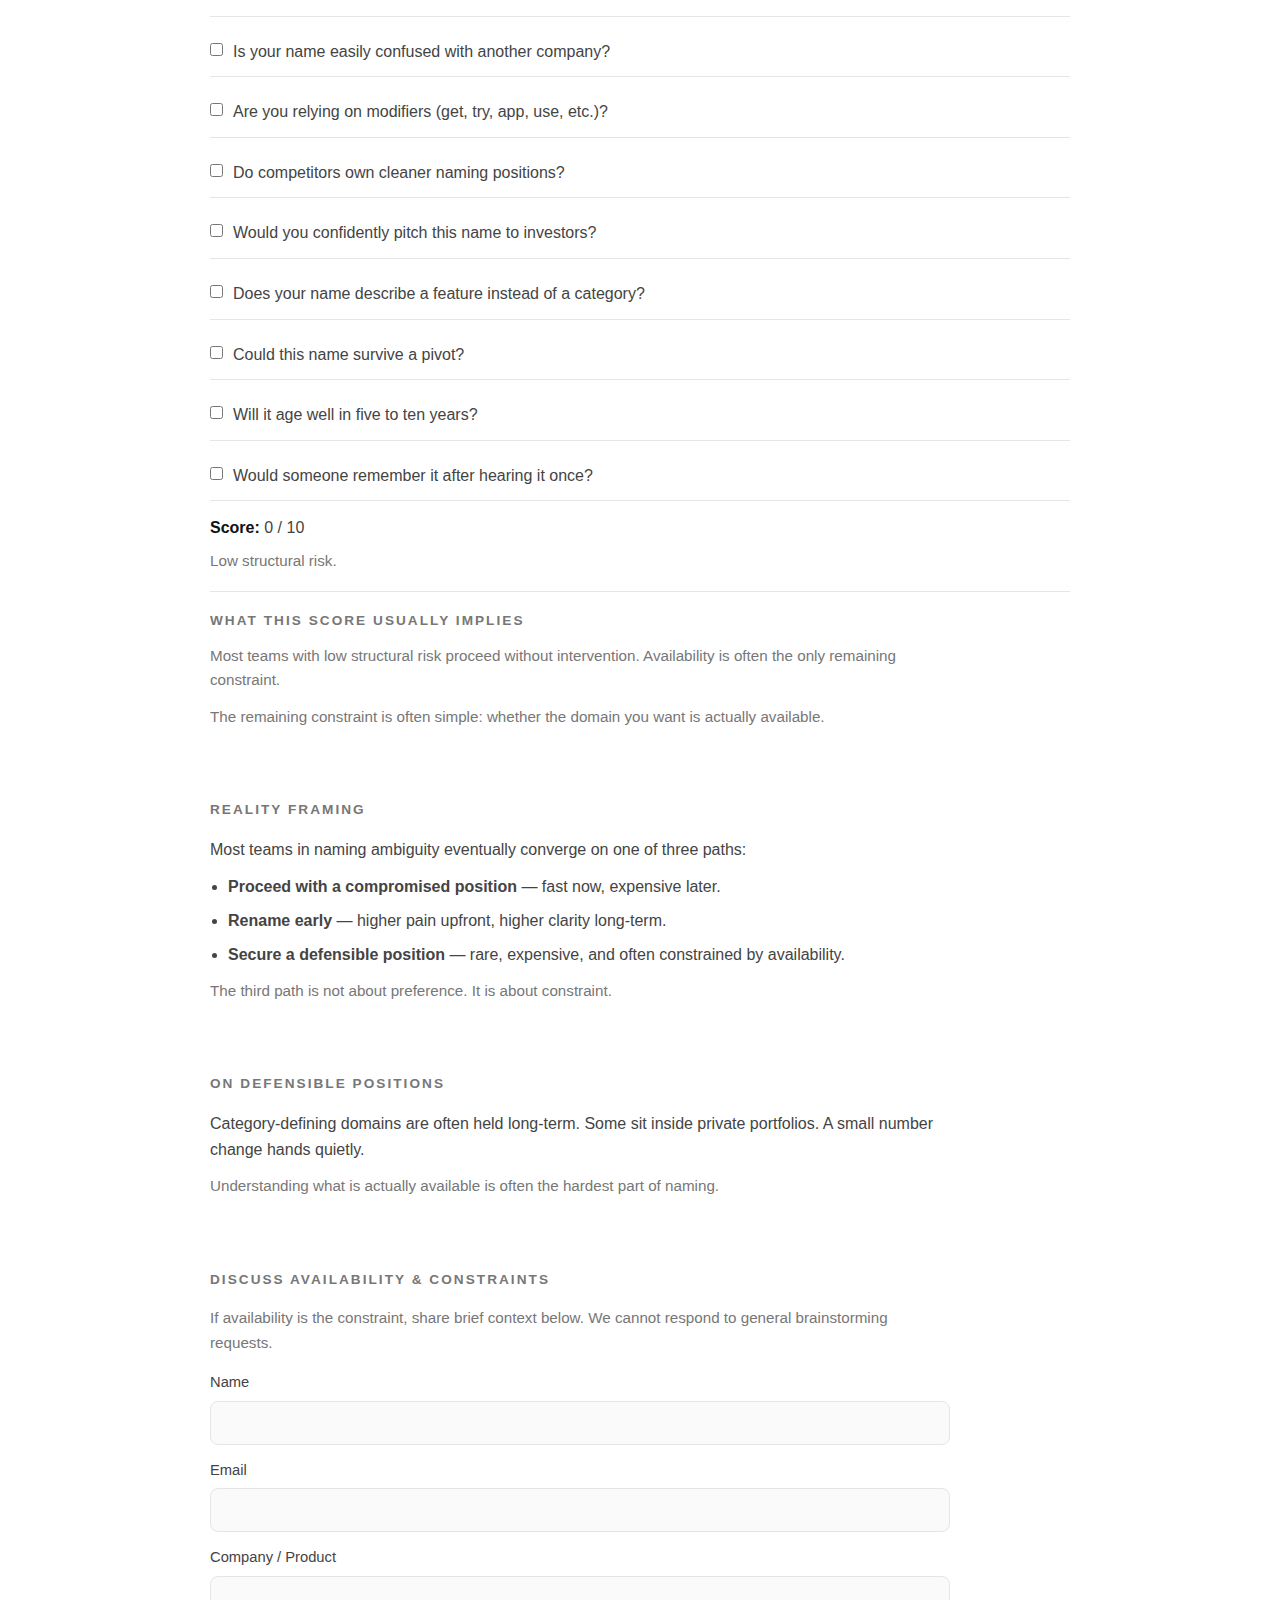
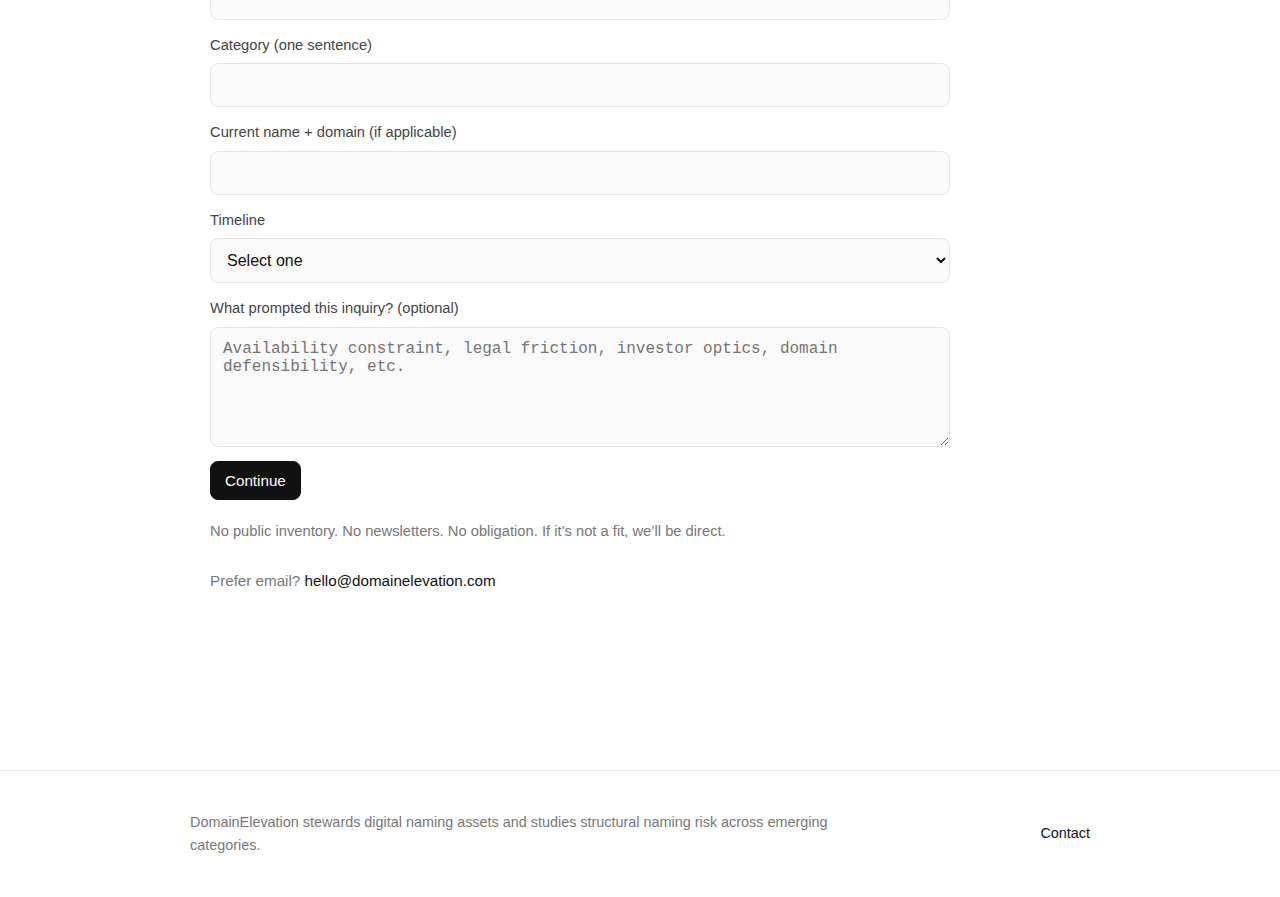
<file: naming/index.html>
<!DOCTYPE html>
<html lang="en">
<head>
  <meta charset="UTF-8" />
  <meta name="viewport" content="width=device-width, initial-scale=1.0" />

  <!-- Reframed title + description (diagnostic + constraints, not service) -->
  <title>Naming Risk & Domain Reality — DomainElevation</title>
  <meta name="description" content="A diagnostic for founders navigating naming risk, category positioning, and domain constraints. Understand availability and defensibility before you lock in a name." />

  <!-- Privacy-safe analytics (Plausible-style) -->
  <script defer data-domain="domainelevation.com" src="https://plausible.io/js/script.js"></script>

  <style>
    :root {
      --bg: #ffffff;
      --text-primary: #111111;
      --text-secondary: #444444;
      --text-muted: #777777;
      --border-light: #e5e5e5;
      --max-width: 900px;
      --font-serif: "Georgia", "Times New Roman", serif;
      --font-sans: -apple-system, BlinkMacSystemFont, "Segoe UI", Roboto, Helvetica, Arial, sans-serif;
      --field-bg: #fafafa;
      --btn-bg: #111111;
      --btn-text: #ffffff;
    }

    * { box-sizing: border-box; margin: 0; padding: 0; }

    body {
      background: var(--bg);
      color: var(--text-primary);
      font-family: var(--font-sans);
      line-height: 1.6;
    }

    a {
      color: var(--text-primary);
      text-decoration: none;
      border-bottom: 1px solid transparent;
    }
    a:hover { border-bottom: 1px solid var(--text-primary); }

    header { border-bottom: 1px solid var(--border-light); }

    nav {
      max-width: var(--max-width);
      margin: 0 auto;
      padding: 24px 20px;
      display: flex;
      justify-content: space-between;
      align-items: center;
    }

    nav .brand { font-weight: 500; letter-spacing: 0.02em; }
    nav ul { list-style: none; display: flex; gap: 24px; }

    main {
      max-width: var(--max-width);
      margin: 0 auto;
      padding: 80px 20px;
    }

    section { margin-bottom: 70px; }

    h1 {
      font-family: var(--font-serif);
      font-size: 2.2rem;
      font-weight: 400;
      margin-bottom: 14px;
    }

    h2 {
      font-size: 0.85rem;
      letter-spacing: 0.15em;
      text-transform: uppercase;
      color: var(--text-muted);
      margin-bottom: 16px;
    }

    p {
      max-width: 740px;
      color: var(--text-secondary);
      font-size: 1rem;
      margin-bottom: 12px;
    }

    .note {
      color: var(--text-muted);
      font-size: 0.95rem;
      max-width: 740px;
    }

    .block {
      border-top: 1px solid var(--border-light);
      padding-top: 18px;
      margin-top: 18px;
    }

    .bullets {
      max-width: 740px;
      margin-top: 10px;
      color: var(--text-secondary);
    }

    .bullets li {
      margin-left: 18px;
      margin-bottom: 8px;
    }

    .cta-row { margin-top: 18px; }

    .cta-btn {
      display: inline-block;
      background: var(--btn-bg);
      color: var(--btn-text);
      padding: 10px 14px;
      border-radius: 8px;
      font-size: 0.95rem;
      border: 1px solid var(--btn-bg);
    }
    .cta-btn:hover { border-bottom: none; opacity: 0.92; }

    /* Diagnostic */
    .diag {
      display: grid;
      grid-template-columns: 1fr;
      gap: 10px;
      margin-top: 10px;
    }

    .q {
      padding: 12px 0;
      border-bottom: 1px solid var(--border-light);
    }

    .q label {
      display: flex;
      gap: 10px;
      align-items: flex-start;
      cursor: pointer;
      color: var(--text-secondary);
    }

    .q input { margin-top: 4px; }

    .score {
      margin-top: 14px;
      color: var(--text-secondary);
    }

    .score strong { color: var(--text-primary); }

    /* Form */
    form {
      margin-top: 16px;
      display: grid;
      gap: 14px;
      max-width: 740px;
    }

    .row { display: grid; gap: 6px; }

    label.formlabel {
      font-size: 0.92rem;
      color: var(--text-secondary);
    }

    input[type="text"], input[type="email"], textarea, select {
      width: 100%;
      padding: 12px 12px;
      border: 1px solid var(--border-light);
      background: var(--field-bg);
      font-size: 1rem;
      color: var(--text-primary);
      border-radius: 8px;
      outline: none;
    }

    textarea { min-height: 120px; resize: vertical; }

    .btn {
      justify-self: start;
      background: var(--btn-bg);
      color: var(--btn-text);
      border: 1px solid var(--btn-bg);
      padding: 10px 14px;
      border-radius: 8px;
      font-size: 0.95rem;
      cursor: pointer;
    }

    .btn:hover { opacity: 0.92; }

    .fineprint {
      margin-top: 6px;
      color: var(--text-muted);
      font-size: 0.92rem;
      max-width: 740px;
    }

    .email-fallback {
      margin-top: 12px;
      font-size: 0.95rem;
      color: var(--text-muted);
    }

    /* Form status */
    .status {
      margin-top: 12px;
      color: var(--text-muted);
      font-size: 0.95rem;
      max-width: 740px;
    }

    footer {
      border-top: 1px solid var(--border-light);
      padding: 40px 20px;
    }

    footer .footer-inner {
      max-width: var(--max-width);
      margin: 0 auto;
      display: flex;
      justify-content: space-between;
      align-items: center;
      flex-wrap: wrap;
      gap: 16px;
    }

    footer p {
      font-size: 0.9rem;
      color: var(--text-muted);
      max-width: 650px;
      margin: 0;
    }

    footer a { font-size: 0.9rem; }

    @media (max-width: 600px) {
      nav ul { gap: 16px; }
      h1 { font-size: 1.9rem; }
      main { padding: 60px 20px; }
    }
  </style>
</head>

<body>
  <header>
    <nav>
      <div class="brand"><a href="/">DomainElevation</a></div>
      <ul>
        <li><a href="/">Home</a></li>
        <li><a href="/portfolios">Portfolios</a></li>
        <li><a href="/philosophy">Philosophy</a></li>
        <li><a href="/contact">Contact</a></li>
      </ul>
    </nav>
  </header>

  <main>
    <!-- HERO (reframed: diagnostic + inevitability, not advisory) -->
    <section>
      <h1>Naming decisions compound. Domains lock them in.</h1>
      <p>
        A diagnostic for founders navigating naming risk, category positioning, and domain constraints.
        Understand availability and defensibility before you commit.
      </p>
      <p class="note">
        This page is not crowdsourced brainstorming. It is a lens on structural risk.
      </p>
      <div class="cta-row">
        <a class="cta-btn" href="#diagnostic">Assess naming risk</a>
      </div>
    </section>

    <!-- CONTEXT -->
    <section>
      <h2>Context</h2>
      <p>Most naming problems do not announce themselves early.</p>
      <p>
        They surface later as legal friction, investor skepticism, domain regret, brand dilution,
        or forced rebrands after traction.
      </p>
      <p class="note">
        If you are here, you are likely sensing friction before it becomes visible.
      </p>
    </section>

    <!-- WHO THIS IS FOR (kept, tightened) -->
    <section>
      <h2>Who this is for</h2>
      <p>This diagnostic is most relevant if you are:</p>
      <ul class="bullets">
        <li>Launching a new company, protocol, or product</li>
        <li>Renaming after traction, legal risk, or strategic drift</li>
        <li>Evaluating a premium domain or defensible naming position</li>
        <li>Making a category-defining naming decision</li>
      </ul>
      <p class="note" style="margin-top:12px;">
        If none of the above apply, you likely do not need this page.
      </p>
    </section>

    <!-- COMMON FAILURE MODES (kept) -->
    <section>
      <h2>Common failure modes</h2>
      <p>Most names fail for structural reasons, not taste.</p>
      <ul class="bullets">
        <li>The name requires explanation</li>
        <li>Trademark or namespace risk was underestimated</li>
        <li>The domain is compromised or indefensible</li>
        <li>The name does not match the category’s language</li>
        <li>The name will not scale with future products</li>
        <li>International, pronunciation, or abbreviation issues</li>
        <li>Investor optics do not match business reality</li>
      </ul>
      <p class="note" style="margin-top:12px;">
        These issues compound. Early clarity prevents late cost.
      </p>
    </section>

    <!-- DIAGNOSTIC (kept) -->
    <section id="diagnostic">
      <h2>Domain Diagnostic</h2>
      <p class="note">
  A brief self-assessment to surface structural naming and domain risk early.
</p>

      <div class="block">
        <div class="diag">
          <div class="q"><label><input type="checkbox" class="diag-check" />Would an enterprise customer take your domain seriously?</label></div>
          <div class="q"><label><input type="checkbox" class="diag-check" />Would a regulator or compliance team view it as credible?</label></div>
          <div class="q"><label><input type="checkbox" class="diag-check" />Is your name easily confused with another company?</label></div>
          <div class="q"><label><input type="checkbox" class="diag-check" />Are you relying on modifiers (get, try, app, use, etc.)?</label></div>
          <div class="q"><label><input type="checkbox" class="diag-check" />Do competitors own cleaner naming positions?</label></div>
          <div class="q"><label><input type="checkbox" class="diag-check" />Would you confidently pitch this name to investors?</label></div>
          <div class="q"><label><input type="checkbox" class="diag-check" />Does your name describe a feature instead of a category?</label></div>
          <div class="q"><label><input type="checkbox" class="diag-check" />Could this name survive a pivot?</label></div>
          <div class="q"><label><input type="checkbox" class="diag-check" />Will it age well in five to ten years?</label></div>
          <div class="q"><label><input type="checkbox" class="diag-check" />Would someone remember it after hearing it once?</label></div>
        </div>

        <div class="score" id="scoreText">
          <strong>Score:</strong> 0 / 10
          <div class="note" id="scoreInterpretation" style="margin-top:8px;">
            Low structural risk.
          </div>
        </div>

        <!-- NEW: outcome framing (converts to constraint thinking) -->
        <div class="block">
          <h2 style="margin-bottom:12px;">What this score usually implies</h2>
          <p class="note" id="scoreBandNote">
            Most teams with low structural risk proceed without intervention.
          </p>
          <p class="note">
            The remaining constraint is often simple: whether the domain you want is actually available.
          </p>
        </div>
      </div>
    </section>

    <!-- NEW: THE THREE PATHS (domain-first framing) -->
    <section>
      <h2>Reality framing</h2>
      <p>
        Most teams in naming ambiguity eventually converge on one of three paths:
      </p>
      <ul class="bullets">
        <li><strong>Proceed with a compromised position</strong> — fast now, expensive later.</li>
        <li><strong>Rename early</strong> — higher pain upfront, higher clarity long-term.</li>
        <li><strong>Secure a defensible position</strong> — rare, expensive, and often constrained by availability.</li>
      </ul>
      <p class="note" style="margin-top:12px;">
        The third path is not about preference. It is about constraint.
      </p>
    </section>

    <!-- NEW: ON DEFENSIBLE POSITIONS (subtle AssetsNow routing without naming it) -->
    <section>
      <h2>On defensible positions</h2>
      <p>
        Category-defining domains are often held long-term. Some sit inside private portfolios.
        A small number change hands quietly.
      </p>
      <p class="note">
        Understanding what is actually available is often the hardest part of naming.
      </p>
    </section>

    <!-- REQUEST FORM (reframed: availability + constraints, shorter, less inviting) -->
    <section id="request">
      <h2>Discuss availability & constraints</h2>
      <p class="note">
        If availability is the constraint, share brief context below.
        We cannot respond to general brainstorming requests.
      </p>

      <!-- FORMSPREE -->
      <!-- Replace YOUR_FORMSPREE_ID -->
      <form id="namingForm" method="POST" action="https://formspree.io/f/YOUR_FORMSPREE_ID">
        <input type="hidden" name="_subject" value="Availability & Constraints Inquiry — DomainElevation" />
        <input type="hidden" name="_redirect" value="https://domainelevation.com/naming/thanks/" />

        <!-- Honeypot -->
        <input type="text" name="_gotcha" style="display:none" tabindex="-1" autocomplete="off" />

        <div class="row">
          <label class="formlabel" for="name">Name</label>
          <input type="text" id="name" name="name" autocomplete="name" required />
        </div>

        <div class="row">
          <label class="formlabel" for="email">Email</label>
          <input type="email" id="email" name="email" autocomplete="email" required />
        </div>

        <div class="row">
          <label class="formlabel" for="company">Company / Product</label>
          <input type="text" id="company" name="company" autocomplete="organization" required />
        </div>

        <div class="row">
          <label class="formlabel" for="category">Category (one sentence)</label>
          <input type="text" id="category" name="category" required />
        </div>

        <div class="row">
          <label class="formlabel" for="current">Current name + domain (if applicable)</label>
          <input type="text" id="current" name="current" autocomplete="url" />
        </div>

        <div class="row">
          <label class="formlabel" for="timeline">Timeline</label>
          <select id="timeline" name="timeline" required>
            <option value="">Select one</option>
            <option value="immediate">Immediate</option>
            <option value="30-60">Next 30–60 days</option>
            <option value="exploratory">Exploratory</option>
          </select>
        </div>

        <div class="row">
          <label class="formlabel" for="prompt">What prompted this inquiry? (optional)</label>
          <textarea id="prompt" name="prompt" placeholder="Availability constraint, legal friction, investor optics, domain defensibility, etc."></textarea>
        </div>

        <button class="btn" type="submit">Continue</button>

        <div class="fineprint">
          No public inventory. No newsletters. No obligation. If it’s not a fit, we’ll be direct.
        </div>

        <div class="email-fallback">
          Prefer email? <a href="mailto:hello@domainelevation.com?subject=Availability%20%26%20Constraints&body=Company%20%2F%20Product%3A%0ACategory%3A%0ACurrent%20name%20%2B%20domain%3A%0ATimeline%3A%0AConstraint%3A">hello@domainelevation.com</a>
        </div>

        <div class="status" id="formStatus" aria-live="polite"></div>
      </form>
    </section>
  </main>

  <footer>
    <div class="footer-inner">
      <p>
        DomainElevation stewards digital naming assets and studies structural naming risk across emerging categories.
      </p>
      <a href="/contact">Contact</a>
    </div>
  </footer>

  <script>
    // Diagnostic scoring (simple + private: no external calls)
    (function () {
      const checks = Array.from(document.querySelectorAll(".diag-check"));
      const scoreText = document.getElementById("scoreText");
      const scoreBandNote = document.getElementById("scoreBandNote");

      function render() {
        const score = checks.filter(c => c.checked).length;

        scoreText.innerHTML = '<strong>Score:</strong> ' + score + ' / 10' +
          '<div class="note" id="scoreInterpretation" style="margin-top:8px;"></div>';

        const interpEl = document.getElementById("scoreInterpretation");

        if (score <= 3) {
          interpEl.textContent = "Low structural risk.";
          scoreBandNote.textContent = "Most teams with low structural risk proceed without intervention. Availability is often the only remaining constraint.";
        } else if (score <= 6) {
          interpEl.textContent = "Moderate friction.";
          scoreBandNote.textContent = "Moderate friction. Many teams compensate with modifiers or marketing spend. A defensible domain position can remove a surprising amount of drag.";
        } else {
          interpEl.textContent = "High structural risk.";
          scoreBandNote.textContent = "High structural risk. Most teams eventually revisit naming or domain strategy after traction. Resolving constraints earlier is usually cheaper.";
        }
      }

      checks.forEach(c => c.addEventListener("change", render));
      render();
    })();
  </script>
</body>
</html>
</file>
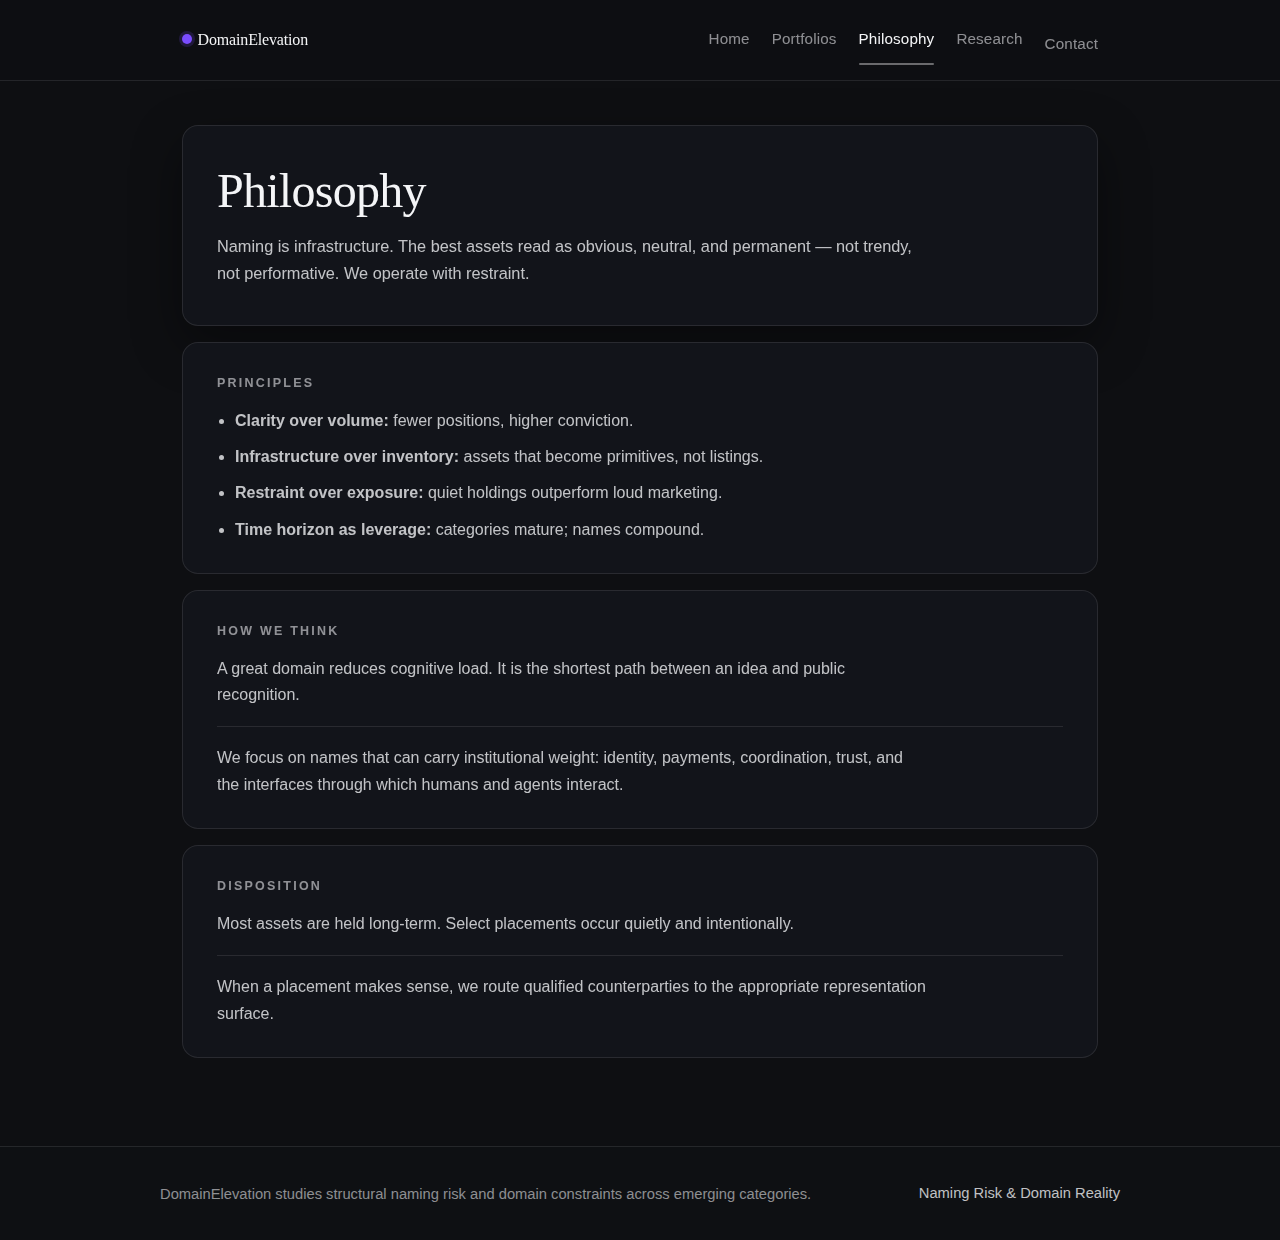
<file: philosophy/index.html>
<!DOCTYPE html>
<html lang="en">
<head>
  <meta charset="UTF-8" />
  <meta name="viewport" content="width=device-width, initial-scale=1.0" />
  <title>Philosophy — DomainElevation</title>
  <meta name="description" content="DomainElevation philosophy: naming as infrastructure, restraint over exposure, conviction over volume." />
  <meta name="robots" content="index,follow" />
  <link rel="canonical" href="https://domainelevation.com/philosophy" />

  <link rel="icon" href="/favicon.ico" sizes="any" />
  <link rel="icon" href="/favicon.svg" type="image/svg+xml" />
  <link rel="apple-touch-icon" href="/apple-touch-icon.png" />

  <meta property="og:type" content="website" />
  <meta property="og:title" content="Philosophy — DomainElevation" />
  <meta property="og:description" content="Naming as infrastructure. Restraint over exposure. Long-horizon conviction." />
  <meta property="og:url" content="https://domainelevation.com/philosophy" />
  <meta property="og:image" content="https://domainelevation.com/og.png" />
  <meta name="twitter:card" content="summary_large_image" />

  <style>
    :root{
      --bg:#0e0f12;
      --paper:#12141a;
      --ink:#f4f5f7;
      --text-secondary:rgba(244,245,247,.78);
      --text-muted:rgba(244,245,247,.56);
      --border:rgba(244,245,247,.10);
      --border-strong:rgba(244,245,247,.16);
      --accent:#7a4cff;
      --max-width:960px;
      --font-serif: ui-serif, Georgia, "Times New Roman", Times, serif;
      --font-sans: ui-sans-serif, -apple-system, BlinkMacSystemFont, "Segoe UI", Roboto, Helvetica, Arial, sans-serif;
      --radius:16px;
      --shadow: 0 18px 50px rgba(0,0,0,.40);
    }

    *{ box-sizing:border-box; margin:0; padding:0; }
    html, body{ width:100%; overflow-x:hidden; }

    body{
      background:var(--bg);
      color:var(--ink);
      font-family:var(--font-sans);
      line-height:1.65;
      -webkit-font-smoothing:antialiased;
      -moz-osx-font-smoothing:grayscale;
      text-rendering:optimizeLegibility;
    }

    body::before{
      content:"";
      position:fixed;
      inset:0;
      pointer-events:none;
      opacity:.12;
      background: radial-gradient(transparent 1px, rgba(255,255,255,.03) 1px);
      background-size: 7px 7px;
    }

    a{
      color:inherit;
      text-decoration:none;
      border-bottom:1px solid transparent;
      transition: border-color .15s ease, color .15s ease;
    }
    a:hover{ border-bottom-color: rgba(244,245,247,.35); }

    header{
      position:sticky; top:0; z-index:10;
      backdrop-filter: blur(8px);
      background: color-mix(in srgb, var(--bg) 88%, transparent);
      border-bottom:1px solid var(--border);
    }

    nav{
      max-width:var(--max-width);
      margin:0 auto;
      padding:18px 22px;
      display:flex;
      align-items:center;
      justify-content:space-between;
      gap:20px;
      position:relative; z-index:1;
    }

    .brand{
      font-family:var(--font-serif);
      font-weight:500;
      letter-spacing:-0.01em;
      white-space:nowrap;
      display:flex;
      align-items:baseline;
      gap:.35rem;
    }
    .brand-mark{
      width:10px;height:10px;border-radius:999px;
      background: var(--accent);
      box-shadow: 0 0 0 3px color-mix(in srgb, var(--accent) 18%, transparent);
      transform: translateY(-1px);
    }

    nav ul{
      list-style:none;
      display:flex; align-items:center;
      gap:22px; flex-wrap:wrap;
      justify-content:flex-end;
    }

    nav ul a{
      font-size:.95rem;
      letter-spacing:.01em;
      color:var(--text-muted);
      padding:8px 0;
      position:relative;
    }
    nav ul a:hover{ color:var(--ink); }

    nav ul a[aria-current="page"]{ color:var(--ink); }
    nav ul a[aria-current="page"]::after{
      content:"";
      position:absolute;
      left:0; right:0;
      bottom:-10px;
      height:2px;
      border-radius:999px;
      background: color-mix(in srgb, var(--ink) 40%, transparent);
    }

    .nav-links a.active{
  color: var(--ink);
  border-bottom-color: color-mix(in srgb, var(--accent) 55%, rgba(18,18,18,.35));
  padding-bottom: 8px;
}

    main{
      max-width:var(--max-width);
      margin:0 auto;
      padding:44px 22px 88px;
      position:relative; z-index:1;
    }

    .hero{
      background:var(--paper);
      border:1px solid var(--border);
      border-radius: var(--radius);
      box-shadow: var(--shadow);
      padding:38px 34px;
    }

    h1{
      font-family:var(--font-serif);
      font-size: clamp(2.0rem, 4.2vw, 3.0rem);
      font-weight: 420;
      letter-spacing:-0.015em;
      line-height:1.14;
      margin-bottom:14px;
      max-width: 26ch;
    }

    .lede{
      max-width: 78ch;
      color: var(--text-secondary);
      font-size: 1.02rem;
    }

    .section-card{
      background: var(--paper);
      border:1px solid var(--border);
      border-radius: var(--radius);
      padding:30px 34px;
      margin-top:16px;
    }

    h2{
      font-size:.78rem;
      letter-spacing:.18em;
      text-transform:uppercase;
      color: var(--text-muted);
      margin-bottom:14px;
    }

    p{
      max-width: 80ch;
      color: var(--text-secondary);
      font-size: 1rem;
      margin-bottom: 12px;
    }
    p:last-child{ margin-bottom:0; }

    .divider{
      height:1px;
      background: var(--border);
      margin: 18px 0;
    }

    ul{
      margin-top: 8px;
      padding-left: 18px;
      color: var(--text-secondary);
      max-width: 80ch;
    }
    li{ margin: 0 0 10px 0; }
    li:last-child{ margin-bottom:0; }

    footer{
      border-top:1px solid var(--border);
      padding:34px 22px;
      background: color-mix(in srgb, var(--bg) 88%, var(--paper));
      position:relative; z-index:1;
    }
    .footer-inner{
      max-width:var(--max-width);
      margin:0 auto;
      display:flex;
      justify-content:space-between;
      align-items:center;
      flex-wrap:wrap;
      gap:14px;
    }
    footer p{
      font-size:.92rem;
      color: var(--text-muted);
      margin:0;
    }
    .footer-link{
      font-size:.92rem;
      color: var(--text-secondary);
    }

    @media (max-width: 760px){
      nav{ flex-direction:column; align-items:flex-start; gap:12px; }
      nav ul{ justify-content:flex-start; width:100%; gap:16px; }
      .hero{ padding:32px 18px; }
      .section-card{ padding:26px 18px; }
      main{ padding:38px 18px 72px; }
      nav ul a[aria-current="page"]::after{ bottom:-8px; }
    }
  </style>
</head>

<body>
  <header class="site-header">
    <nav class="nav" aria-label="Primary navigation">
      <a class="brand" href="/">
        <span class="brand-mark" aria-hidden="true"></span>
        <span>DomainElevation</span>
      </a>

      <ul class="nav-links">
        <li><a href="/">Home</a></li>
        <li><a href="/portfolios">Portfolios</a></li>
        <li><a href="/philosophy" aria-current="page">Philosophy</a></li>
        <li><a href="/research">Research</a></li>
        <li><a href="/contact">Contact</a></li>
      </ul>
    </nav>
  </header>

  <main>
    <section class="hero" aria-label="Philosophy hero">
      <h1>Philosophy</h1>
      <p class="lede">
        Naming is infrastructure. The best assets read as obvious, neutral, and permanent — not trendy, not performative.
        We operate with restraint.
      </p>
    </section>

    <section class="section-card" aria-label="Principles">
      <h2>Principles</h2>
      <ul>
        <li><strong>Clarity over volume:</strong> fewer positions, higher conviction.</li>
        <li><strong>Infrastructure over inventory:</strong> assets that become primitives, not listings.</li>
        <li><strong>Restraint over exposure:</strong> quiet holdings outperform loud marketing.</li>
        <li><strong>Time horizon as leverage:</strong> categories mature; names compound.</li>
      </ul>
    </section>

    <section class="section-card" aria-label="How we think">
      <h2>How We Think</h2>
      <p>
        A great domain reduces cognitive load. It is the shortest path between an idea and public recognition.
      </p>
      <div class="divider" role="separator" aria-hidden="true"></div>
      <p>
        We focus on names that can carry institutional weight: identity, payments, coordination, trust, and the interfaces
        through which humans and agents interact.
      </p>
    </section>

    <section class="section-card" aria-label="Disposition">
      <h2>Disposition</h2>
      <p>
        Most assets are held long-term. Select placements occur quietly and intentionally.
      </p>
      <div class="divider" role="separator" aria-hidden="true"></div>
      <p>
        When a placement makes sense, we route qualified counterparties to the appropriate representation surface.
      </p>
    </section>
  </main>

  <footer>
    <div class="footer-inner">
      <p>DomainElevation studies structural naming risk and domain constraints across emerging categories.</p>
      <a class="footer-link" href="/naming">Naming Risk &amp; Domain Reality</a>
    </div>
  </footer>
</body>
</html>
</file>
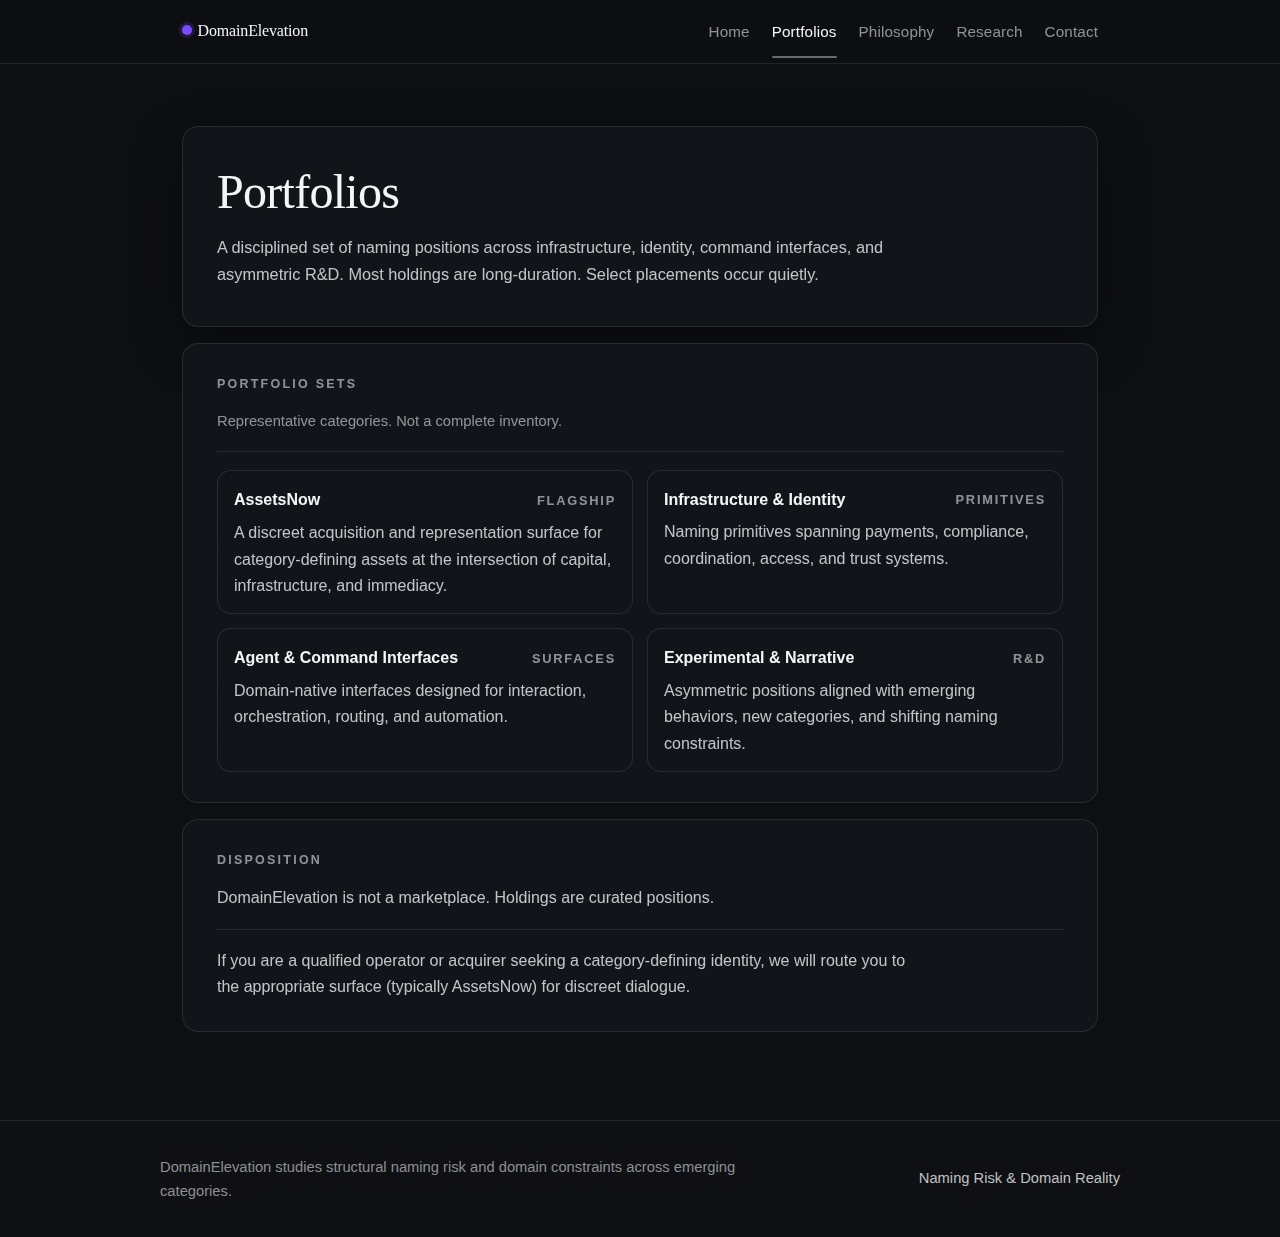
<file: portfolios/index.html>
<!DOCTYPE html>
<html lang="en">
<head>
  <meta charset="UTF-8" />
  <meta name="viewport" content="width=device-width, initial-scale=1.0" />
  <title>Portfolios — DomainElevation</title>
  <meta name="description" content="DomainElevation portfolios across infrastructure, identity, agent interfaces, and experimental narrative positions." />
  <meta name="robots" content="index,follow" />
  <link rel="canonical" href="https://domainelevation.com/portfolios" />

  <link rel="icon" href="/favicon.ico" sizes="any" />
  <link rel="icon" href="/favicon.svg" type="image/svg+xml" />
  <link rel="apple-touch-icon" href="/apple-touch-icon.png" />

  <meta property="og:type" content="website" />
  <meta property="og:title" content="Portfolios — DomainElevation" />
  <meta property="og:description" content="A disciplined set of naming positions across infrastructure and emerging categories." />
  <meta property="og:url" content="https://domainelevation.com/portfolios" />
  <meta property="og:image" content="https://domainelevation.com/og.png" />
  <meta name="twitter:card" content="summary_large_image" />

  <style>
    :root{
      --bg:#0e0f12;
      --paper:#12141a;
      --ink:#f4f5f7;

      --text-secondary:rgba(244,245,247,.78);
      --text-muted:rgba(244,245,247,.56);

      --border:rgba(244,245,247,.10);
      --border-strong:rgba(244,245,247,.16);

      --accent:#7a4cff;

      --max-width:960px;

      --font-serif: ui-serif, Georgia, "Times New Roman", Times, serif;
      --font-sans: ui-sans-serif, -apple-system, BlinkMacSystemFont, "Segoe UI", Roboto, Helvetica, Arial, sans-serif;

      --radius:16px;
      --shadow: 0 18px 50px rgba(0,0,0,.40);
    }

    *{ box-sizing:border-box; margin:0; padding:0; }
    html, body{ width:100%; overflow-x:hidden; }

    body{
      background:var(--bg);
      color:var(--ink);
      font-family:var(--font-sans);
      line-height:1.65;
      -webkit-font-smoothing:antialiased;
      -moz-osx-font-smoothing:grayscale;
      text-rendering:optimizeLegibility;
    }

    body::before{
      content:"";
      position:fixed;
      inset:0;
      pointer-events:none;
      opacity:.12;
      mix-blend-mode: normal;
      background: radial-gradient(transparent 1px, rgba(255,255,255,.03) 1px);
      background-size: 7px 7px;
    }

    a{
      color:inherit;
      text-decoration:none;
      border-bottom:1px solid transparent;
      transition: border-color .15s ease, color .15s ease, opacity .15s ease;
    }
    a:hover{ border-bottom-color: rgba(244,245,247,.35); }

    header{
      position:sticky;
      top:0;
      z-index:10;
      backdrop-filter: blur(8px);
      background: color-mix(in srgb, var(--bg) 88%, transparent);
      border-bottom:1px solid var(--border);
    }

    nav{
      max-width:var(--max-width);
      margin:0 auto;
      padding:18px 22px;
      display:flex;
      align-items:center;
      justify-content:space-between;
      gap:20px;
      position:relative;
      z-index:1;
    }

    .brand{
      font-family:var(--font-serif);
      font-weight:500;
      letter-spacing:-0.01em;
      white-space:nowrap;
      display:flex;
      align-items:baseline;
      gap:.35rem;
    }
    .brand-mark{
      width:10px;
      height:10px;
      border-radius:999px;
      background: var(--accent);
      box-shadow: 0 0 0 3px color-mix(in srgb, var(--accent) 18%, transparent);
      transform: translateY(-1px);
    }

    nav ul{
      list-style:none;
      display:flex;
      align-items:center;
      gap:22px;
      flex-wrap:wrap;
      justify-content:flex-end;
      min-width:0;
    }

    nav ul a{
      font-size:.95rem;
      letter-spacing:.01em;
      color:var(--text-muted);
      padding:8px 0;
      position:relative;
    }
    nav ul a:hover{
      color:var(--ink);
      border-bottom-color: rgba(244,245,247,.35);
    }

    /* Active state (add aria-current="page" on the active link) */
    nav ul a[aria-current="page"]{
      color: var(--ink);
    }
    nav ul a[aria-current="page"]::after{
      content:"";
      position:absolute;
      left:0;
      right:0;
      bottom:-10px;
      height:2px;
      border-radius:999px;
      background: color-mix(in srgb, var(--ink) 40%, transparent);
    }

    main{
      max-width:var(--max-width);
      margin:0 auto;
      padding:44px 22px 88px;
      position:relative;
      z-index:1;
    }

    .hero{
      background:var(--paper);
      border:1px solid var(--border);
      border-radius: var(--radius);
      box-shadow: var(--shadow);
      padding:38px 34px;
    }

    h1{
      font-family:var(--font-serif);
      font-size: clamp(2.0rem, 4.2vw, 3.0rem);
      font-weight: 420;
      letter-spacing:-0.015em;
      line-height:1.14;
      margin-bottom:14px;
      max-width: 26ch;
    }

    .lede{
      max-width: 78ch;
      color: var(--text-secondary);
      font-size: 1.02rem;
    }

    section{ margin-top: 18px; }

    .section-card{
      background: var(--paper);
      border:1px solid var(--border);
      border-radius: var(--radius);
      padding:30px 34px;
      margin-top:16px;
    }

    h2{
      font-size:.78rem;
      letter-spacing:.18em;
      text-transform:uppercase;
      color: var(--text-muted);
      margin-bottom:14px;
    }

    p{
      max-width: 78ch;
      color: var(--text-secondary);
      font-size: 1rem;
      margin-bottom: 12px;
    }
    p:last-child{ margin-bottom:0; }

    .divider{
      height:1px;
      background: var(--border);
      margin: 18px 0;
    }

    .grid{
      display:grid;
      grid-template-columns: repeat(2, minmax(0, 1fr));
      gap:14px;
      margin-top: 12px;
    }

    .item{
      border:1px solid var(--border);
      border-radius: 14px;
      padding:16px 16px 14px;
      background: linear-gradient(
        180deg,
        color-mix(in srgb, var(--paper) 92%, transparent),
        color-mix(in srgb, var(--paper) 78%, transparent)
      );
      transition: transform .12s ease, border-color .12s ease;
    }
    .item:hover{
      transform: translateY(-2px);
      border-color: var(--border-strong);
    }

    .item-title{
      display:flex;
      align-items:center;
      justify-content:space-between;
      gap:10px;
      font-weight:600;
      color: var(--ink);
      margin-bottom:6px;
    }

    .item-kicker{
      font-size:.80rem;
      letter-spacing:.14em;
      text-transform:uppercase;
      color: var(--text-muted);
    }

    .meta{
      font-size:.92rem;
      color: var(--text-muted);
    }

    footer{
      border-top:1px solid var(--border);
      padding:34px 22px;
      background: color-mix(in srgb, var(--bg) 88%, var(--paper));
      position:relative;
      z-index:1;
    }

    .footer-inner{
      max-width:var(--max-width);
      margin:0 auto;
      display:flex;
      justify-content:space-between;
      align-items:center;
      flex-wrap:wrap;
      gap:14px;
    }

    footer p{
      font-size:.92rem;
      color: var(--text-muted);
      margin:0;
      max-width: 78ch;
    }

    .footer-link{
      font-size:.92rem;
      color: var(--text-secondary);
    }

    @media (max-width: 760px){
      nav{ flex-direction:column; align-items:flex-start; gap:12px; }
      nav ul{ justify-content:flex-start; width:100%; gap:16px; }
      .hero{ padding:32px 18px; }
      .section-card{ padding:26px 18px; }
      .grid{ grid-template-columns: 1fr; }
      main{ padding:38px 18px 72px; }
      nav ul a[aria-current="page"]::after{ bottom:-8px; }
    }
  </style>
</head>

<body>
  <header class="site-header">
    <nav class="nav" aria-label="Primary navigation">
      <a class="brand" href="/">
        <span class="brand-mark" aria-hidden="true"></span>
        <span>DomainElevation</span>
      </a>

      <ul class="nav-links">
        <li><a href="/">Home</a></li>
        <li><a href="/portfolios" aria-current="page">Portfolios</a></li>
        <li><a href="/philosophy">Philosophy</a></li>
        <li><a href="/research">Research</a></li>
        <li><a href="/contact">Contact</a></li>
      </ul>
    </nav>
  </header>

  <main>
    <section class="hero" aria-label="Portfolios hero">
      <h1>Portfolios</h1>
      <p class="lede">
        A disciplined set of naming positions across infrastructure, identity, command interfaces, and asymmetric R&amp;D.
        Most holdings are long-duration. Select placements occur quietly.
      </p>
    </section>

    <section class="section-card" aria-label="Portfolio groups">
      <h2>Portfolio Sets</h2>
      <p class="meta">Representative categories. Not a complete inventory.</p>
      <div class="divider" role="separator" aria-hidden="true"></div>

      <div class="grid">
        <div class="item">
          <div class="item-title">
            <a href="https://assetsnow.com" target="_blank" rel="noopener noreferrer">AssetsNow</a>
            <span class="item-kicker">Flagship</span>
          </div>
          <p>
            A discreet acquisition and representation surface for category-defining assets at the intersection of capital,
            infrastructure, and immediacy.
          </p>
        </div>

        <div class="item">
          <div class="item-title">
            <span>Infrastructure &amp; Identity</span>
            <span class="item-kicker">Primitives</span>
          </div>
          <p>
            Naming primitives spanning payments, compliance, coordination, access, and trust systems.
          </p>
        </div>

        <div class="item">
          <div class="item-title">
            <span>Agent &amp; Command Interfaces</span>
            <span class="item-kicker">Surfaces</span>
          </div>
          <p>
            Domain-native interfaces designed for interaction, orchestration, routing, and automation.
          </p>
        </div>

        <div class="item">
          <div class="item-title">
            <span>Experimental &amp; Narrative</span>
            <span class="item-kicker">R&amp;D</span>
          </div>
          <p>
            Asymmetric positions aligned with emerging behaviors, new categories, and shifting naming constraints.
          </p>
        </div>
      </div>
    </section>

    <section class="section-card" aria-label="Disposition">
      <h2>Disposition</h2>
      <p>
        DomainElevation is not a marketplace. Holdings are curated positions.
      </p>
      <div class="divider" role="separator" aria-hidden="true"></div>
      <p>
        If you are a qualified operator or acquirer seeking a category-defining identity, we will route you to the appropriate
        surface (typically AssetsNow) for discreet dialogue.
      </p>
    </section>
  </main>

  <footer>
    <div class="footer-inner">
      <p>DomainElevation studies structural naming risk and domain constraints across emerging categories.</p>
      <a class="footer-link" href="/naming">Naming Risk &amp; Domain Reality</a>
    </div>
  </footer>
</body>
</html>
</file>
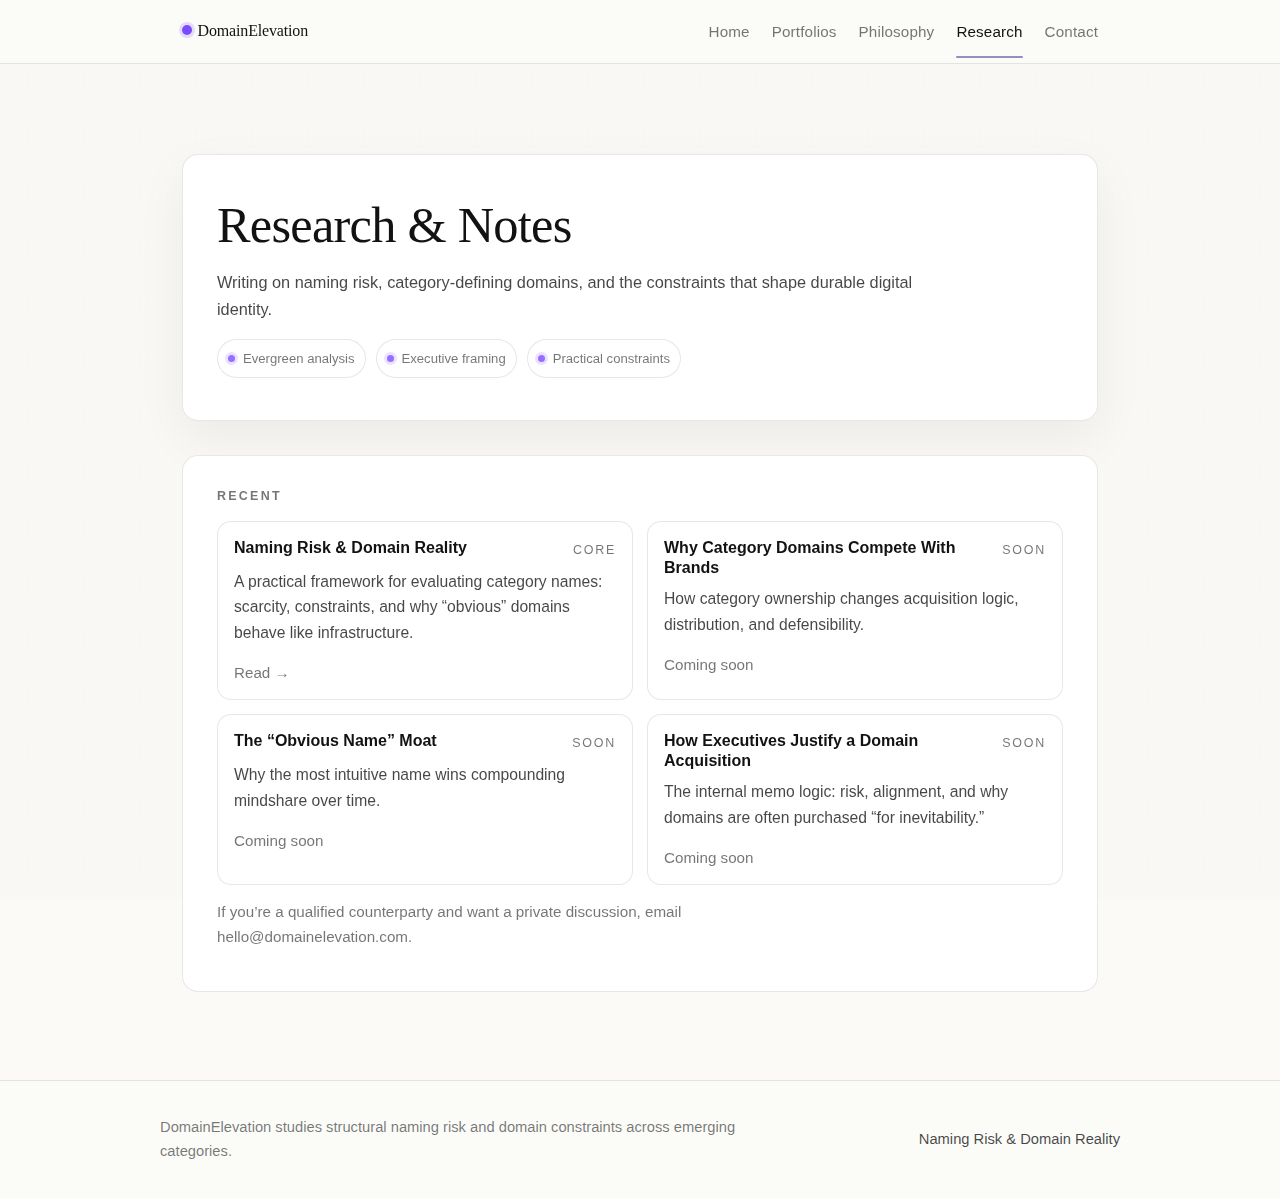
<file: research/index.html>
<!DOCTYPE html>
<html lang="en">
<head>
  <meta charset="UTF-8" />
  <meta name="viewport" content="width=device-width, initial-scale=1.0" />
  <title>Research — DomainElevation</title>
  <meta name="description" content="Research and notes on naming risk, category domains, and digital identity infrastructure." />
  <meta name="robots" content="index,follow" />
  <link rel="canonical" href="https://domainelevation.com/research/" />

  <link rel="icon" href="/favicon.ico" sizes="any" />
  <link rel="icon" href="/favicon.svg" type="image/svg+xml" />
  <link rel="apple-touch-icon" href="/apple-touch-icon.png" />

  <meta property="og:type" content="website" />
  <meta property="og:title" content="Research — DomainElevation" />
  <meta property="og:description" content="Research and notes on naming risk, category domains, and digital identity infrastructure." />
  <meta property="og:url" content="https://domainelevation.com/research/" />
  <meta property="og:image" content="https://domainelevation.com/og.png" />
  <meta name="twitter:card" content="summary_large_image" />

  <style>
    :root{
      --bg:#fbfaf7;
      --paper:#ffffff;
      --ink:#121212;
      --text-secondary:rgba(18,18,18,.78);
      --text-muted:rgba(18,18,18,.58);
      --border:rgba(18,18,18,.10);
      --border-strong:rgba(18,18,18,.16);
      --accent:#7a4cff;
      --max-width:960px;
      --font-serif: ui-serif, Georgia, "Times New Roman", Times, serif;
      --font-sans: ui-sans-serif, -apple-system, BlinkMacSystemFont, "Segoe UI", Roboto, Helvetica, Arial, sans-serif;
      --radius:16px;
      --shadow: 0 18px 50px rgba(0,0,0,.06);
    }

    *{ box-sizing:border-box; margin:0; padding:0; }
    html, body{ width:100%; overflow-x:hidden; }

    body{
      background:var(--bg);
      color:var(--ink);
      font-family:var(--font-sans);
      line-height:1.65;
      -webkit-font-smoothing:antialiased;
      -moz-osx-font-smoothing:grayscale;
      text-rendering:optimizeLegibility;
    }

    body::before{
      content:"";
      position:fixed;
      inset:0;
      pointer-events:none;
      background: radial-gradient(transparent 1px, rgba(0,0,0,.02) 1px);
      background-size: 7px 7px;
      opacity:.25;
      mix-blend-mode:multiply;
    }

    a{
      color:inherit;
      text-decoration:none;
      border-bottom:1px solid transparent;
      transition: border-color .15s ease, color .15s ease, opacity .15s ease;
    }
    a:hover{ border-bottom-color:rgba(18,18,18,.40); }

    header{
      position:sticky;
      top:0;
      z-index:10;
      backdrop-filter: blur(8px);
      background: color-mix(in srgb, var(--bg) 88%, transparent);
      border-bottom:1px solid var(--border);
    }

    nav{
      max-width:var(--max-width);
      margin:0 auto;
      padding:18px 22px;
      display:flex;
      align-items:center;
      justify-content:space-between;
      gap:20px;
    }

    .brand{
      font-family:var(--font-serif);
      font-weight:500;
      letter-spacing:-0.01em;
      white-space:nowrap;
      display:flex;
      align-items:baseline;
      gap:.35rem;
    }
    .brand-mark{
      width:10px;
      height:10px;
      border-radius:999px;
      background: var(--accent);
      box-shadow: 0 0 0 3px color-mix(in srgb, var(--accent) 18%, transparent);
      transform: translateY(-1px);
    }

    nav ul{
      list-style:none;
      display:flex;
      align-items:center;
      gap:22px;
      flex-wrap:wrap;
      justify-content:flex-end;
      min-width:0;
    }

    nav ul a{
      font-size:.95rem;
      letter-spacing:.01em;
      color:var(--text-muted);
      padding:8px 0;
      position:relative;
    }
    nav ul a:hover{
      color:var(--ink);
      border-bottom-color:rgba(18,18,18,.40);
    }

    /* Active nav state (use aria-current="page") */
    nav ul a[aria-current="page"]{
      color:var(--ink);
    }
    nav ul a[aria-current="page"]::after{
      content:"";
      position:absolute;
      left:0;
      right:0;
      bottom:-10px;
      height:2px;
      border-radius:999px;
      background: color-mix(in srgb, var(--accent) 55%, var(--ink));
      opacity:.55;
    }

    main{
      max-width:var(--max-width);
      margin:0 auto;
      padding:56px 22px 88px;
      position:relative;
      z-index:1;
    }

    .hero{
      background:var(--paper);
      border:1px solid var(--border);
      border-radius: var(--radius);
      box-shadow: var(--shadow);
      padding:42px 34px;
    }

    h1{
      font-family:var(--font-serif);
      font-size: clamp(2.05rem, 4.2vw, 3.15rem);
      font-weight: 420;
      letter-spacing:-0.015em;
      line-height:1.14;
      margin-bottom:14px;
      max-width: 26ch;
    }

    .lede{
      max-width: 78ch;
      color: var(--text-secondary);
      font-size: 1.02rem;
      margin-bottom: 6px;
    }

    .hero-meta{
      display:flex;
      flex-wrap:wrap;
      gap:10px;
      margin-top: 16px;
    }
    .pill{
      display:inline-flex;
      align-items:center;
      gap:8px;
      padding:8px 10px;
      border:1px solid var(--border);
      border-radius:999px;
      font-size:.82rem;
      color: var(--text-muted);
      background: color-mix(in srgb, var(--paper) 80%, transparent);
    }
    .dot{
      width:7px;
      height:7px;
      border-radius:999px;
      background: color-mix(in srgb, var(--accent) 80%, #ffffff);
      box-shadow: 0 0 0 3px color-mix(in srgb, var(--accent) 16%, transparent);
    }

    section{ margin-top: 34px; }

    .section-card{
      background: var(--paper);
      border:1px solid var(--border);
      border-radius: var(--radius);
      padding:30px 34px;
    }

    h2{
      font-size:.78rem;
      letter-spacing:.18em;
      text-transform:uppercase;
      color: var(--text-muted);
      margin-bottom:14px;
    }

    .grid{
      display:grid;
      grid-template-columns: repeat(2, minmax(0, 1fr));
      gap:14px;
      margin-top: 12px;
    }

    .post-card{
      border:1px solid var(--border);
      border-radius: 14px;
      padding:16px 16px 14px;
      background: linear-gradient(
        180deg,
        color-mix(in srgb, var(--paper) 92%, transparent),
        color-mix(in srgb, var(--paper) 78%, transparent)
      );
      transition: transform .12s ease, border-color .12s ease;
    }
    .post-card:hover{
      transform: translateY(-2px);
      border-color: var(--border-strong);
    }

    .post-top{
      display:flex;
      align-items:flex-start;
      justify-content:space-between;
      gap:12px;
      margin-bottom:8px;
    }

    .post-title{
      font-weight:650;
      color: var(--ink);
      line-height:1.25;
    }

    .post-meta{
      font-size:.78rem;
      letter-spacing:.14em;
      text-transform:uppercase;
      color: var(--text-muted);
      white-space:nowrap;
      margin-top:2px;
    }

    p{
      max-width: 78ch;
      color: var(--text-secondary);
      font-size: 1rem;
      margin-bottom: 12px;
    }
    .post-card p{ margin:0; font-size:.98rem; }

    .footer-note{
      margin-top: 14px;
      color: var(--text-muted);
      font-size: .95rem;
    }

    footer{
      border-top:1px solid var(--border);
      padding:34px 22px;
      background: color-mix(in srgb, var(--bg) 88%, var(--paper));
      position:relative;
      z-index:1;
    }

    .footer-inner{
      max-width:var(--max-width);
      margin:0 auto;
      display:flex;
      justify-content:space-between;
      align-items:center;
      flex-wrap:wrap;
      gap:14px;
    }

    footer p{
      font-size:.92rem;
      color: var(--text-muted);
      margin:0;
      max-width: 78ch;
    }

    .footer-link{
      font-size:.92rem;
      color: var(--text-secondary);
    }

    @media (max-width: 760px){
      nav{
        flex-direction:column;
        align-items:flex-start;
        gap:12px;
      }
      nav ul{
        justify-content:flex-start;
        width:100%;
        gap:16px;
      }
      .hero{ padding:34px 18px; }
      .section-card{ padding:26px 18px; }
      .grid{ grid-template-columns: 1fr; }
      main{ padding:44px 18px 72px; }
    }

    @media (prefers-color-scheme: dark){
      :root{
        --bg:#0e0f12;
        --paper:#12141a;
        --ink:#f4f5f7;
        --text-secondary:rgba(244,245,247,.78);
        --text-muted:rgba(244,245,247,.56);
        --border:rgba(244,245,247,.10);
        --border-strong:rgba(244,245,247,.16);
        --shadow: 0 18px 50px rgba(0,0,0,.40);
      }

      body::before{
        opacity:.12;
        mix-blend-mode: normal;
        background: radial-gradient(transparent 1px, rgba(255,255,255,.03) 1px);
        background-size: 7px 7px;
      }

      a:hover{ border-bottom-color: rgba(244,245,247,.35); }
      nav ul a:hover{ border-bottom-color: rgba(244,245,247,.35); }
      nav ul a[aria-current="page"]::after{
        background: color-mix(in srgb, var(--accent) 70%, var(--ink));
        opacity:.55;
      }
    }
  </style>
</head>

<body>
  <header class="site-header">
    <nav class="nav" aria-label="Primary navigation">
      <a class="brand" href="/">
        <span class="brand-mark" aria-hidden="true"></span>
        <span>DomainElevation</span>
      </a>

      <ul class="nav-links">
        <li><a href="/">Home</a></li>
        <li><a href="/portfolios">Portfolios</a></li>
        <li><a href="/philosophy">Philosophy</a></li>
        <li><a href="/research" aria-current="page">Research</a></li>
        <li><a href="/contact">Contact</a></li>
      </ul>
    </nav>
  </header>

  <main>
    <section class="hero" aria-label="Research hero">
      <h1>Research &amp; Notes</h1>
      <p class="lede">
        Writing on naming risk, category-defining domains, and the constraints that shape durable digital identity.
      </p>

      <div class="hero-meta" aria-label="Research badges">
        <span class="pill"><span class="dot" aria-hidden="true"></span> Evergreen analysis</span>
        <span class="pill"><span class="dot" aria-hidden="true"></span> Executive framing</span>
        <span class="pill"><span class="dot" aria-hidden="true"></span> Practical constraints</span>
      </div>
    </section>

    <section class="section-card" aria-label="Research listing">
      <h2>Recent</h2>

      <div class="grid">
        <!-- Post 1 -->
        <a class="post-card" href="/research/naming-risk-domain-reality.html" aria-label="Open: Naming Risk & Domain Reality">
          <div class="post-top">
            <div class="post-title">Naming Risk &amp; Domain Reality</div>
            <div class="post-meta">Core</div>
          </div>
          <p>
            A practical framework for evaluating category names: scarcity, constraints, and why “obvious” domains behave like infrastructure.
          </p>
          <div class="footer-note">Read →</div>
        </a>

        <!-- Placeholder Post 2 -->
        <a class="post-card" href="#" aria-label="Coming soon: Why Category Domains Compete With Brands">
          <div class="post-top">
            <div class="post-title">Why Category Domains Compete With Brands</div>
            <div class="post-meta">Soon</div>
          </div>
          <p>
            How category ownership changes acquisition logic, distribution, and defensibility.
          </p>
          <div class="footer-note">Coming soon</div>
        </a>

        <!-- Placeholder Post 3 -->
        <a class="post-card" href="#" aria-label="Coming soon: The 'Obvious Name' Moat">
          <div class="post-top">
            <div class="post-title">The “Obvious Name” Moat</div>
            <div class="post-meta">Soon</div>
          </div>
          <p>
            Why the most intuitive name wins compounding mindshare over time.
          </p>
          <div class="footer-note">Coming soon</div>
        </a>

        <!-- Placeholder Post 4 -->
        <a class="post-card" href="#" aria-label="Coming soon: How Executives Justify a Domain Acquisition">
          <div class="post-top">
            <div class="post-title">How Executives Justify a Domain Acquisition</div>
            <div class="post-meta">Soon</div>
          </div>
          <p>
            The internal memo logic: risk, alignment, and why domains are often purchased “for inevitability.”
          </p>
          <div class="footer-note">Coming soon</div>
        </a>
      </div>

      <div class="divider" role="separator" aria-hidden="true"></div>

      <p class="footer-note">
        If you’re a qualified counterparty and want a private discussion, email
        <a href="mailto:hello@domainelevation.com">hello@domainelevation.com</a>.
      </p>
    </section>
  </main>

  <footer>
    <div class="footer-inner">
      <p>
        DomainElevation studies structural naming risk and domain constraints across emerging categories.
      </p>
      <a class="footer-link" href="/naming">Naming Risk &amp; Domain Reality</a>
    </div>
  </footer>
</body>
</html>
</file>
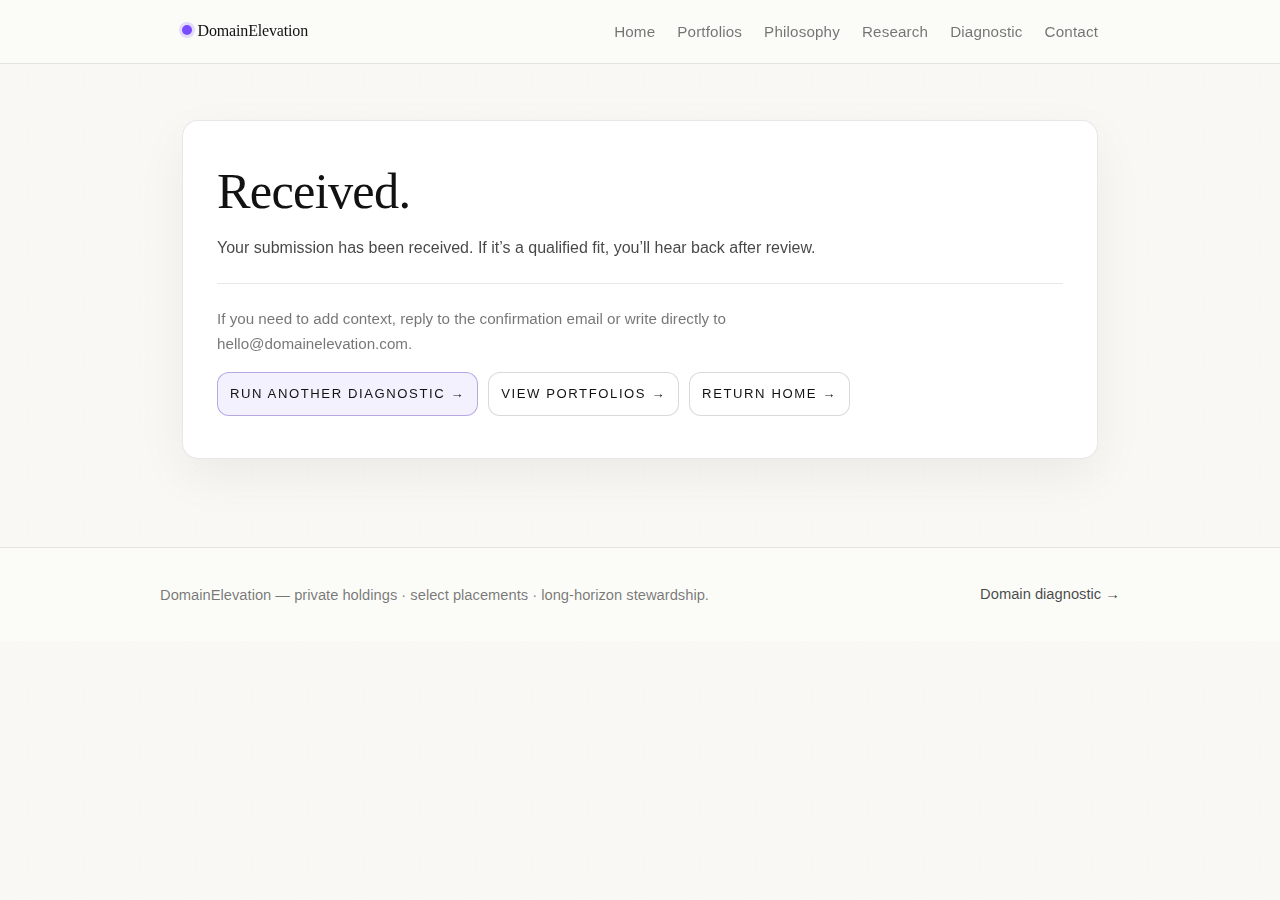
<file: thanks/index.html>
<!doctype html>
<html lang="en">
<head>
  <meta charset="utf-8" />
  <meta name="viewport" content="width=device-width,initial-scale=1" />
  <title>DomainElevation — Received</title>
  <meta name="robots" content="noindex,follow" />
  <link rel="canonical" href="https://domainelevation.com/thanks.html" />

  <link rel="icon" href="/favicon.ico" sizes="any">
  <link rel="icon" type="image/png" sizes="32x32" href="/domainelevation-dot-32.png">
  <link rel="icon" type="image/png" sizes="192x192" href="/domainelevation-dot-192.png">
  <link rel="apple-touch-icon" sizes="180x180" href="/domainelevation-dot-180.png">
  <link rel="icon" type="image/svg+xml" href="/favicon.svg">
  <meta name="theme-color" content="#ffffff">

  <style>
    :root{
      --bg:#fbfaf7;
      --paper:#ffffff;
      --ink:#121212;

      --text-secondary:rgba(18,18,18,.78);
      --text-muted:rgba(18,18,18,.58);

      --border:rgba(18,18,18,.10);
      --border-strong:rgba(18,18,18,.16);

      --accent:#7a4cff;

      --max-width:960px;

      --font-serif: ui-serif, Georgia, "Times New Roman", Times, serif;
      --font-sans: ui-sans-serif, -apple-system, BlinkMacSystemFont, "Segoe UI", Roboto, Helvetica, Arial, sans-serif;

      --radius:16px;
      --shadow: 0 18px 50px rgba(0,0,0,.06);
    }

    *{ box-sizing:border-box; margin:0; padding:0; }
    html, body{ width:100%; overflow-x:hidden; }

    body{
      background:var(--bg);
      color:var(--ink);
      font-family:var(--font-sans);
      line-height:1.65;
      -webkit-font-smoothing:antialiased;
      -moz-osx-font-smoothing:grayscale;
      text-rendering:optimizeLegibility;
      min-height:100vh;
    }

    /* subtle grain */
    body::before{
      content:"";
      position:fixed;
      inset:0;
      pointer-events:none;
      background: radial-gradient(transparent 1px, rgba(0,0,0,.02) 1px);
      background-size: 7px 7px;
      opacity:.25;
      mix-blend-mode:multiply;
    }

    a{
      color:inherit;
      text-decoration:none;
      border-bottom:1px solid transparent;
      transition: border-color .15s ease, color .15s ease, opacity .15s ease;
    }
    a:hover{ border-bottom-color:rgba(18,18,18,.40); }

    header{
      position:sticky;
      top:0;
      z-index:10;
      backdrop-filter: blur(8px);
      background: color-mix(in srgb, var(--bg) 88%, transparent);
      border-bottom:1px solid var(--border);
    }

    nav{
      max-width:var(--max-width);
      margin:0 auto;
      padding:18px 22px;
      display:flex;
      align-items:center;
      justify-content:space-between;
      gap:20px;
    }

    .brand{
      font-family:var(--font-serif);
      font-weight:500;
      letter-spacing:-0.01em;
      white-space:nowrap;
      display:flex;
      align-items:baseline;
      gap:.35rem;
    }
    .brand-mark{
      width:10px;
      height:10px;
      border-radius:999px;
      background: var(--accent);
      box-shadow: 0 0 0 3px color-mix(in srgb, var(--accent) 18%, transparent);
      transform: translateY(-1px);
    }

    nav ul{
      list-style:none;
      display:flex;
      align-items:center;
      gap:22px;
      flex-wrap:wrap;
      justify-content:flex-end;
      min-width:0;
    }

    nav ul a{
      font-size:.95rem;
      letter-spacing:.01em;
      color:var(--text-muted);
      padding:8px 0;
    }
    nav ul a:hover{
      color:var(--ink);
      border-bottom-color:rgba(18,18,18,.40);
    }

    nav ul a.active{
      color: var(--ink);
      border-bottom-color: rgba(18,18,18,.45);
      font-weight: 500;
    }

    main{
      max-width:var(--max-width);
      margin:0 auto;
      padding:56px 22px 88px;
      position:relative;
      z-index:1;
    }

    .hero{
      background:var(--paper);
      border:1px solid var(--border);
      border-radius: var(--radius);
      box-shadow: var(--shadow);
      padding:42px 34px;
    }

    h1{
      font-family:var(--font-serif);
      font-size: clamp(2.05rem, 4.2vw, 3.15rem);
      font-weight: 420;
      letter-spacing:-0.015em;
      line-height:1.14;
      margin-bottom:14px;
      max-width: 22ch;
    }

    p{
      max-width: 78ch;
      color: var(--text-secondary);
      font-size: 1rem;
      margin-bottom: 12px;
    }
    p:last-child{ margin-bottom:0; }

    .divider{
      height:1px;
      background: var(--border);
      margin: 22px 0;
    }

    .ctaRow{
      display:flex;
      gap:10px;
      flex-wrap:wrap;
      margin-top: 16px;
    }

    .btn{
      display:inline-flex;
      align-items:center;
      justify-content:center;
      padding:10px 12px;
      border-radius: 12px;
      border:1px solid var(--border-strong);
      background: color-mix(in srgb, var(--paper) 92%, transparent);
      font-size:.82rem;
      letter-spacing:.12em;
      text-transform:uppercase;
      color: var(--ink);
      transition: transform .12s ease, border-color .12s ease, opacity .12s ease;
      white-space:nowrap;
    }
    .btn:hover{
      transform: translateY(-1px);
      border-color: rgba(18,18,18,.28);
      opacity:.96;
    }

    .btn.primary{
      border-color: color-mix(in srgb, var(--accent) 28%, var(--border-strong));
      background: color-mix(in srgb, var(--accent) 8%, var(--paper));
    }

    .muted{
      color: var(--text-muted);
      font-size:.95rem;
    }

    footer{
      border-top:1px solid var(--border);
      padding:34px 22px;
      background: color-mix(in srgb, var(--bg) 88%, var(--paper));
      position:relative;
      z-index:1;
    }

    .footer-inner{
      max-width:var(--max-width);
      margin:0 auto;
      display:flex;
      justify-content:space-between;
      align-items:center;
      flex-wrap:wrap;
      gap:14px;
    }

    footer p{
      font-size:.92rem;
      color: var(--text-muted);
      margin:0;
      max-width: 78ch;
    }

    .footer-link{
      font-size:.92rem;
      color: var(--text-secondary);
    }

    @media (max-width: 760px){
      nav{ flex-direction:column; align-items:flex-start; gap:12px; }
      nav ul{ justify-content:flex-start; width:100%; gap:16px; }
      .hero{ padding:34px 18px; }
      main{ padding:44px 18px 72px; }
    }

    @media (prefers-color-scheme: dark){
      :root{
        --bg:#0e0f12;
        --paper:#12141a;
        --ink:#f4f5f7;

        --text-secondary:rgba(244,245,247,.78);
        --text-muted:rgba(244,245,247,.56);

        --border:rgba(244,245,247,.10);
        --border-strong:rgba(244,245,247,.16);

        --shadow: 0 18px 50px rgba(0,0,0,.40);
      }

      body::before{
        opacity:.12;
        mix-blend-mode: normal;
        background: radial-gradient(transparent 1px, rgba(255,255,255,.03) 1px);
        background-size: 7px 7px;
      }

      a:hover{ border-bottom-color: rgba(244,245,247,.35); }
      nav ul a:hover{ border-bottom-color: rgba(244,245,247,.35); }
      nav ul a.active{ border-bottom-color: rgba(244,245,247,.45); }
    }
  </style>
</head>

<body>
  <header class="site-header">
    <nav class="nav" aria-label="Primary navigation">
      <a class="brand" href="/">
        <span class="brand-mark" aria-hidden="true"></span>
        <span>DomainElevation</span>
      </a>

      <ul class="nav-links">
        <li><a href="/">Home</a></li>
        <li><a href="/portfolios">Portfolios</a></li>
        <li><a href="/philosophy">Philosophy</a></li>
        <li><a href="/research">Research</a></li>
        <li><a href="/diagnostic">Diagnostic</a></li>
        <li><a href="/contact">Contact</a></li>
      </ul>
    </nav>
  </header>

  <main>
    <section class="hero" aria-label="Thank you">
      <h1>Received.</h1>
      <p>
        Your submission has been received. If it’s a qualified fit, you’ll hear back after review.
      </p>

      <div class="divider" role="separator" aria-hidden="true"></div>

      <p class="muted">
        If you need to add context, reply to the confirmation email or write directly to
        <a href="mailto:hello@domainelevation.com">hello@domainelevation.com</a>.
      </p>

      <div class="ctaRow" aria-label="Next steps">
        <a class="btn primary" href="/diagnostic">Run another diagnostic →</a>
        <a class="btn" href="/portfolios">View portfolios →</a>
        <a class="btn" href="/">Return home →</a>
      </div>
    </section>
  </main>

  <footer>
    <div class="footer-inner">
      <p>DomainElevation — private holdings · select placements · long-horizon stewardship.</p>
      <a class="footer-link" href="/diagnostic">Domain diagnostic →</a>
    </div>
  </footer>
</body>
</html>
</file>
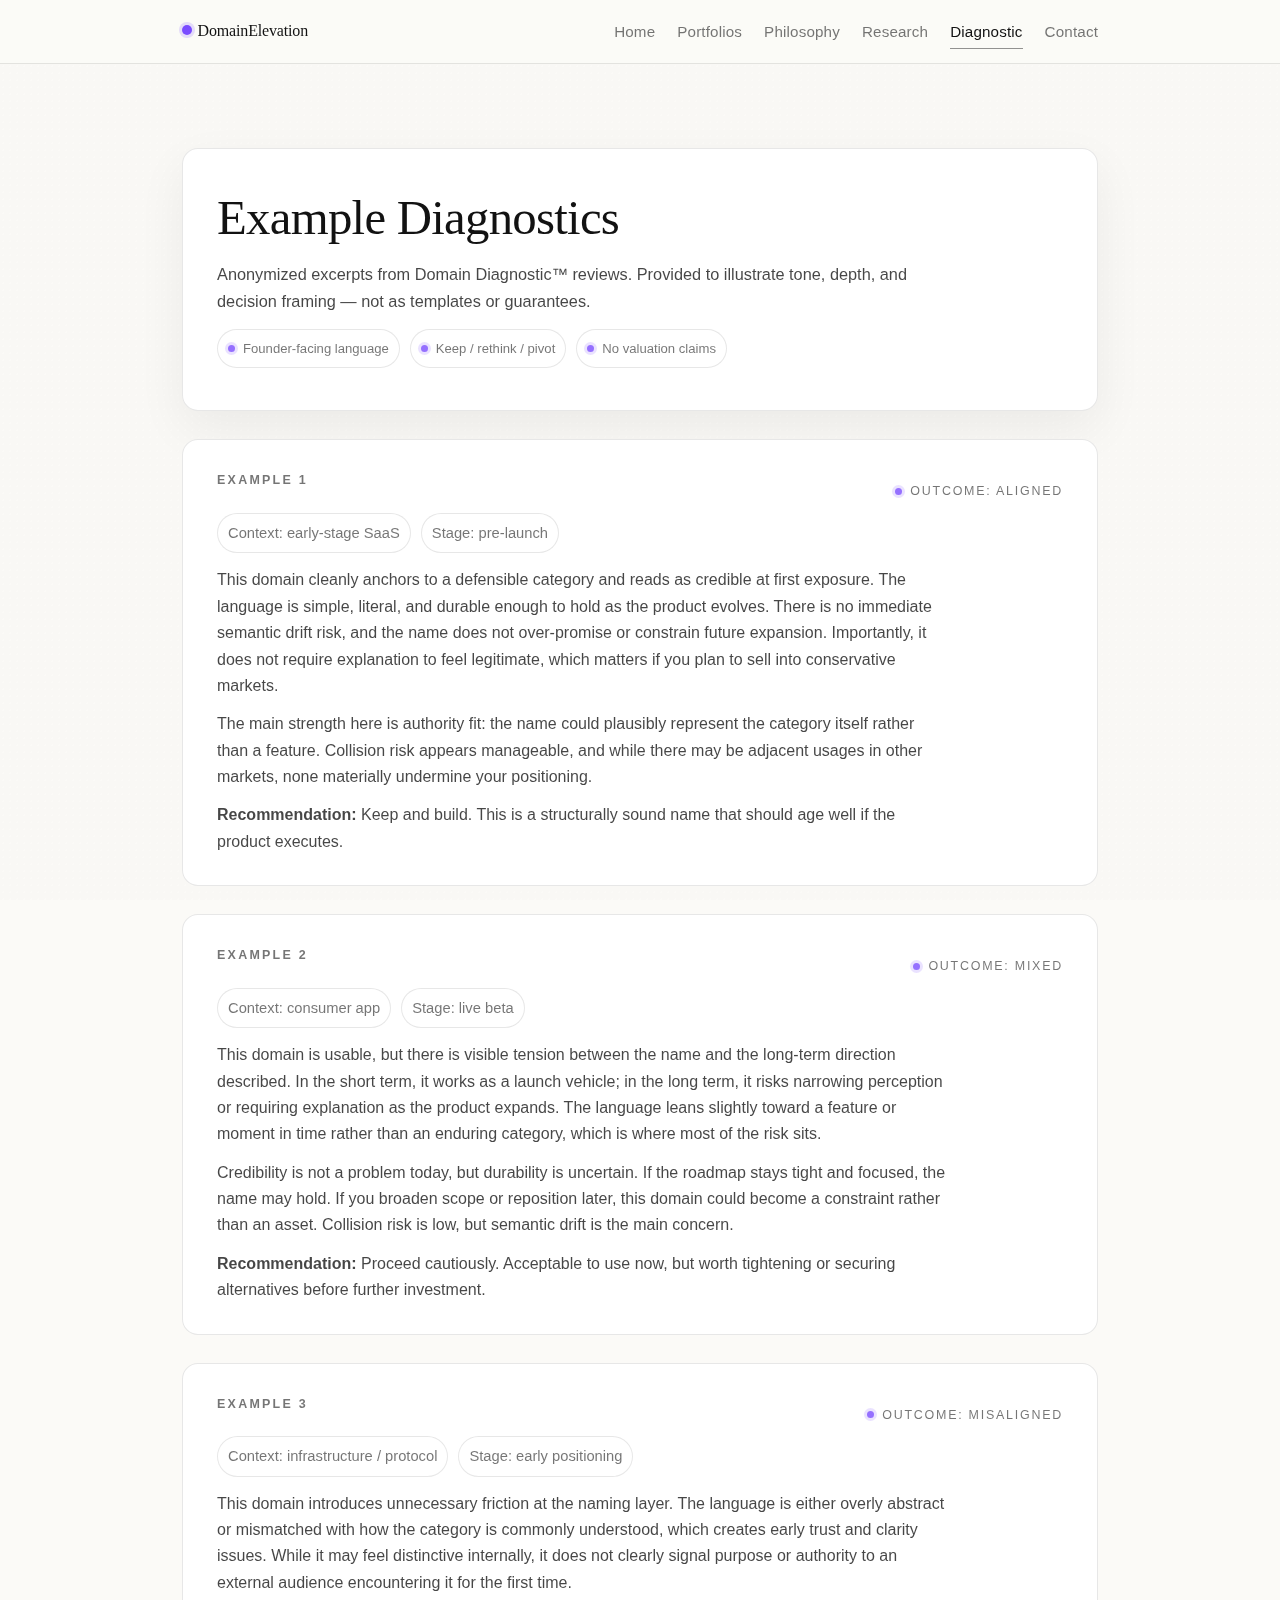
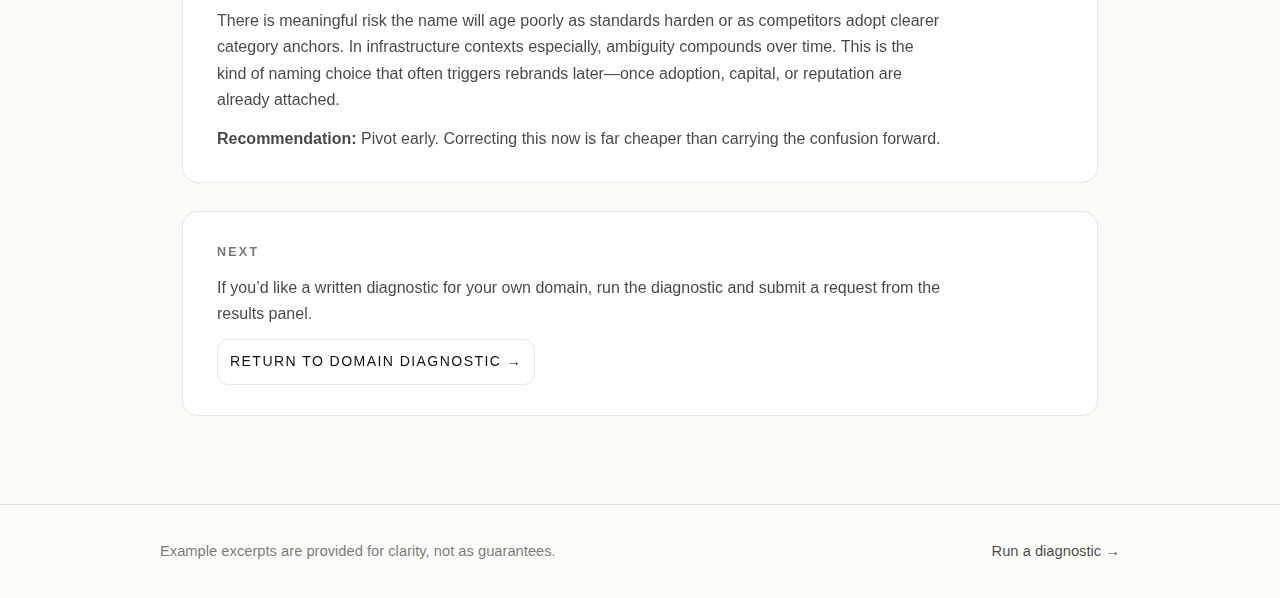
<file: diagnostic/examples/index.html>
<!-- /diagnostic/examples/index.html
     DomainElevation — Domain Diagnostic™ Examples
     Ultra-minimal, matches your existing CSS tokens/layout.
-->
<!DOCTYPE html>
<html lang="en">
<head>
  <meta charset="UTF-8" />
  <meta name="viewport" content="width=device-width, initial-scale=1.0" />
  <title>Example Diagnostics — DomainElevation</title>
  <meta name="description" content="Anonymized excerpts from Domain Diagnostic™ reviews. Tone, depth, and decision framing." />
  <meta name="robots" content="index,follow" />
  <link rel="canonical" href="https://domainelevation.com/diagnostic/examples/" />

  <meta property="og:type" content="website" />
  <meta property="og:title" content="Example Diagnostics — Domain Diagnostic™" />
  <meta property="og:description" content="Anonymized excerpts illustrating tone, depth, and decision framing." />
  <meta property="og:url" content="https://domainelevation.com/diagnostic/examples/" />
  <meta property="og:image" content="https://domainelevation.com/diagnostic-og-image.PNG" />
  <meta name="twitter:card" content="summary_large_image" />
  <meta name="twitter:image" content="https://domainelevation.com/diagnostic-og-image.PNG" />

  <link rel="icon" href="/favicon.ico" sizes="any">
  <link rel="icon" type="image/png" sizes="32x32" href="/domainelevation-dot-32.png">
  <link rel="icon" type="image/png" sizes="192x192" href="/domainelevation-dot-192.png">
  <link rel="apple-touch-icon" sizes="180x180" href="/domainelevation-dot-180.png">
  <link rel="icon" type="image/svg+xml" href="/favicon.svg">
  <meta name="theme-color" content="#ffffff">

  <style>
    :root{
      --bg:#fbfaf7;
      --paper:#ffffff;
      --ink:#121212;

      --text-secondary:rgba(18,18,18,.78);
      --text-muted:rgba(18,18,18,.58);

      --border:rgba(18,18,18,.10);
      --border-strong:rgba(18,18,18,.16);

      --accent:#7a4cff;

      --max-width:960px;

      --font-serif: ui-serif, Georgia, "Times New Roman", Times, serif;
      --font-sans: ui-sans-serif, -apple-system, BlinkMacSystemFont, "Segoe UI", Roboto, Helvetica, Arial, sans-serif;

      --radius:16px;
      --shadow: 0 18px 50px rgba(0,0,0,.06);
    }

    *{ box-sizing:border-box; margin:0; padding:0; }
    html, body{ width:100%; overflow-x:hidden; }

    body{
      background:var(--bg);
      color:var(--ink);
      font-family:var(--font-sans);
      line-height:1.65;
      -webkit-font-smoothing:antialiased;
      -moz-osx-font-smoothing:grayscale;
      text-rendering:optimizeLegibility;
    }

    body::before{
      content:"";
      position:fixed;
      inset:0;
      pointer-events:none;
      background: radial-gradient(transparent 1px, rgba(0,0,0,.02) 1px);
      background-size: 7px 7px;
      opacity:.25;
      mix-blend-mode:multiply;
    }

    a{
      color:inherit;
      text-decoration:none;
      border-bottom:1px solid transparent;
      transition: border-color .15s ease, color .15s ease, opacity .15s ease;
    }
    a:hover{ border-bottom-color:rgba(18,18,18,.40); }

    header{
      position:sticky;
      top:0;
      z-index:10;
      backdrop-filter: blur(8px);
      background: color-mix(in srgb, var(--bg) 88%, transparent);
      border-bottom:1px solid var(--border);
    }

    nav{
      max-width:var(--max-width);
      margin:0 auto;
      padding:18px 22px;
      display:flex;
      align-items:center;
      justify-content:space-between;
      gap:20px;
    }

    .brand{
      font-family:var(--font-serif);
      font-weight:500;
      letter-spacing:-0.01em;
      white-space:nowrap;
      display:flex;
      align-items:baseline;
      gap:.35rem;
    }
    .brand-mark{
      width:10px;
      height:10px;
      border-radius:999px;
      background: var(--accent);
      box-shadow: 0 0 0 3px color-mix(in srgb, var(--accent) 18%, transparent);
      transform: translateY(-1px);
    }

    nav ul{
      list-style:none;
      display:flex;
      align-items:center;
      gap:22px;
      flex-wrap:wrap;
      justify-content:flex-end;
      min-width:0;
    }

    nav ul a{
      font-size:.95rem;
      letter-spacing:.01em;
      color:var(--text-muted);
      padding:8px 0;
    }
    nav ul a:hover{
      color:var(--ink);
      border-bottom-color:rgba(18,18,18,.40);
    }
    nav ul a.active{
      color: var(--ink);
      border-bottom-color: rgba(18,18,18,.45);
      font-weight: 500;
    }

    main{
      max-width:var(--max-width);
      margin:0 auto;
      padding:56px 22px 88px;
      position:relative;
      z-index:1;
    }

    .hero{
      background:var(--paper);
      border:1px solid var(--border);
      border-radius: var(--radius);
      box-shadow: var(--shadow);
      padding:42px 34px;
    }

    h1{
      font-family:var(--font-serif);
      font-size: clamp(2.0rem, 4.2vw, 3.05rem);
      font-weight: 420;
      letter-spacing:-0.015em;
      line-height:1.14;
      margin-bottom:14px;
      max-width: 28ch;
    }

    .lede{
      max-width: 82ch;
      color: var(--text-secondary);
      font-size: 1.02rem;
      margin-bottom: 12px;
    }

    .pill-row{
      display:flex;
      flex-wrap:wrap;
      gap:10px;
      margin-top: 14px;
    }

    .pill{
      display:inline-flex;
      align-items:center;
      gap:8px;
      padding:8px 10px;
      border:1px solid var(--border);
      border-radius:999px;
      font-size:.82rem;
      color: var(--text-muted);
      background: color-mix(in srgb, var(--paper) 80%, transparent);
    }
    .dot{
      width:7px; height:7px;
      border-radius:999px;
      background: color-mix(in srgb, var(--accent) 80%, #ffffff);
      box-shadow: 0 0 0 3px color-mix(in srgb, var(--accent) 16%, transparent);
    }

    section{ margin-top: 28px; }

    .section-card{
      background: var(--paper);
      border:1px solid var(--border);
      border-radius: var(--radius);
      padding:30px 34px;
    }

    h2{
      font-size:.78rem;
      letter-spacing:.18em;
      text-transform:uppercase;
      color: var(--text-muted);
      margin-bottom:12px;
    }

    p{
      max-width: 82ch;
      color: var(--text-secondary);
      font-size: 1rem;
      margin-bottom: 12px;
    }
    p:last-child{ margin-bottom:0; }

    .divider{
      height:1px;
      background: var(--border);
      margin: 18px 0;
    }

    .exMeta{
      display:flex;
      flex-wrap:wrap;
      gap:10px;
      margin: 10px 0 14px;
      color: var(--text-muted);
      font-size: .92rem;
    }

    .tag{
      border:1px solid var(--border);
      border-radius:999px;
      padding:7px 10px;
      background: color-mix(in srgb, var(--paper) 86%, transparent);
    }

    .outcome{
      display:inline-flex;
      align-items:center;
      gap:8px;
      font-size:.78rem;
      letter-spacing:.14em;
      text-transform:uppercase;
      color: var(--text-muted);
      margin-top: 10px;
    }
    .outDot{
      width:7px; height:7px; border-radius:999px;
      background: color-mix(in srgb, var(--accent) 80%, #ffffff);
      box-shadow: 0 0 0 3px color-mix(in srgb, var(--accent) 16%, transparent);
    }

    .backRow{
      display:flex;
      align-items:center;
      justify-content:space-between;
      gap:14px;
      flex-wrap:wrap;
    }

    .btnLink{
      display:inline-flex;
      align-items:center;
      gap:8px;
      padding: 10px 12px;
      border-radius: 12px;
      border: 1px solid var(--border);
      background: color-mix(in srgb, var(--paper) 90%, transparent);
      color: var(--ink);
      font-size: .88rem;
      letter-spacing: .10em;
      text-transform: uppercase;
      white-space:nowrap;
    }
    .btnLink:hover{ border-color: var(--border-strong); }

    footer{
      border-top:1px solid var(--border);
      padding:34px 22px;
      background: color-mix(in srgb, var(--bg) 88%, var(--paper));
      position:relative;
      z-index:1;
    }

    .footer-inner{
      max-width:var(--max-width);
      margin:0 auto;
      display:flex;
      justify-content:space-between;
      align-items:center;
      flex-wrap:wrap;
      gap:14px;
    }

    footer p{
      font-size:.92rem;
      color: var(--text-muted);
      margin:0;
      max-width: 82ch;
    }
    .footer-link{ font-size:.92rem; color: var(--text-secondary); }

    @media (max-width: 760px){
      nav{ flex-direction:column; align-items:flex-start; gap:12px; }
      nav ul{ justify-content:flex-start; width:100%; gap:16px; }
      .hero{ padding:34px 18px; }
      .section-card{ padding:26px 18px; }
      main{ padding:44px 18px 72px; }
    }

    @media (prefers-color-scheme: dark){
      :root{
        --bg:#0e0f12;
        --paper:#12141a;
        --ink:#f4f5f7;

        --text-secondary:rgba(244,245,247,.78);
        --text-muted:rgba(244,245,247,.56);

        --border:rgba(244,245,247,.10);
        --border-strong:rgba(244,245,247,.16);

        --shadow: 0 18px 50px rgba(0,0,0,.40);
      }

      body::before{
        opacity:.12;
        mix-blend-mode: normal;
        background: radial-gradient(transparent 1px, rgba(255,255,255,.03) 1px);
        background-size: 7px 7px;
      }

      a:hover{ border-bottom-color: rgba(244,245,247,.35); }
      nav ul a:hover{ border-bottom-color: rgba(244,245,247,.35); }
      nav ul a.active{ border-bottom-color: rgba(244,245,247,.45); }
    }
  </style>
</head>

<body>
  <header class="site-header">
    <nav class="nav" aria-label="Primary navigation">
      <a class="brand" href="/">
        <span class="brand-mark" aria-hidden="true"></span>
        <span>DomainElevation</span>
      </a>

      <ul class="nav-links">
        <li><a href="/">Home</a></li>
        <li><a href="/portfolios">Portfolios</a></li>
        <li><a href="/philosophy">Philosophy</a></li>
        <li><a href="/research">Research</a></li>
        <li><a href="/diagnostic" class="active">Diagnostic</a></li>
        <li><a href="/contact">Contact</a></li>
      </ul>
    </nav>
  </header>

  <main>
    <section class="hero" aria-label="Hero">
      <h1>Example Diagnostics</h1>
      <p class="lede">
        Anonymized excerpts from Domain Diagnostic™ reviews. Provided to illustrate tone, depth, and decision framing — not as templates or guarantees.
      </p>

      <div class="pill-row" aria-label="Badges">
        <span class="pill"><span class="dot" aria-hidden="true"></span> Founder-facing language</span>
        <span class="pill"><span class="dot" aria-hidden="true"></span> Keep / rethink / pivot</span>
        <span class="pill"><span class="dot" aria-hidden="true"></span> No valuation claims</span>
      </div>
    </section>

    <section class="section-card" aria-label="Example 1">
      <div class="backRow">
        <h2>Example 1</h2>
        <span class="outcome"><span class="outDot" aria-hidden="true"></span> Outcome: Aligned</span>
      </div>

      <div class="exMeta" aria-label="Context tags">
        <span class="tag">Context: early-stage SaaS</span>
        <span class="tag">Stage: pre-launch</span>
      </div>

      <p>
        This domain cleanly anchors to a defensible category and reads as credible at first exposure. The language is simple, literal, and durable enough to hold as the product evolves. There is no immediate semantic drift risk, and the name does not over-promise or constrain future expansion. Importantly, it does not require explanation to feel legitimate, which matters if you plan to sell into conservative markets.
      </p>
      <p>
        The main strength here is authority fit: the name could plausibly represent the category itself rather than a feature. Collision risk appears manageable, and while there may be adjacent usages in other markets, none materially undermine your positioning.
      </p>
      <p><strong>Recommendation:</strong> Keep and build. This is a structurally sound name that should age well if the product executes.</p>
    </section>

    <section class="section-card" aria-label="Example 2">
      <div class="backRow">
        <h2>Example 2</h2>
        <span class="outcome"><span class="outDot" aria-hidden="true"></span> Outcome: Mixed</span>
      </div>

      <div class="exMeta" aria-label="Context tags">
        <span class="tag">Context: consumer app</span>
        <span class="tag">Stage: live beta</span>
      </div>

      <p>
        This domain is usable, but there is visible tension between the name and the long-term direction described. In the short term, it works as a launch vehicle; in the long term, it risks narrowing perception or requiring explanation as the product expands. The language leans slightly toward a feature or moment in time rather than an enduring category, which is where most of the risk sits.
      </p>
      <p>
        Credibility is not a problem today, but durability is uncertain. If the roadmap stays tight and focused, the name may hold. If you broaden scope or reposition later, this domain could become a constraint rather than an asset. Collision risk is low, but semantic drift is the main concern.
      </p>
      <p><strong>Recommendation:</strong> Proceed cautiously. Acceptable to use now, but worth tightening or securing alternatives before further investment.</p>
    </section>

    <section class="section-card" aria-label="Example 3">
      <div class="backRow">
        <h2>Example 3</h2>
        <span class="outcome"><span class="outDot" aria-hidden="true"></span> Outcome: Misaligned</span>
      </div>

      <div class="exMeta" aria-label="Context tags">
        <span class="tag">Context: infrastructure / protocol</span>
        <span class="tag">Stage: early positioning</span>
      </div>

      <p>
        This domain introduces unnecessary friction at the naming layer. The language is either overly abstract or mismatched with how the category is commonly understood, which creates early trust and clarity issues. While it may feel distinctive internally, it does not clearly signal purpose or authority to an external audience encountering it for the first time.
      </p>
      <p>
        There is meaningful risk the name will age poorly as standards harden or as competitors adopt clearer category anchors. In infrastructure contexts especially, ambiguity compounds over time. This is the kind of naming choice that often triggers rebrands later—once adoption, capital, or reputation are already attached.
      </p>
      <p><strong>Recommendation:</strong> Pivot early. Correcting this now is far cheaper than carrying the confusion forward.</p>
    </section>

    <section class="section-card" aria-label="Back to diagnostic">
      <h2>Next</h2>
      <p>
        If you’d like a written diagnostic for your own domain, run the diagnostic and submit a request from the results panel.
      </p>
      <a class="btnLink" href="/diagnostic">Return to Domain Diagnostic →</a>
    </section>
  </main>

  <footer>
    <div class="footer-inner">
      <p>Example excerpts are provided for clarity, not as guarantees.</p>
      <a class="footer-link" href="/diagnostic">Run a diagnostic →</a>
    </div>
  </footer>
</body>
</html>
</file>
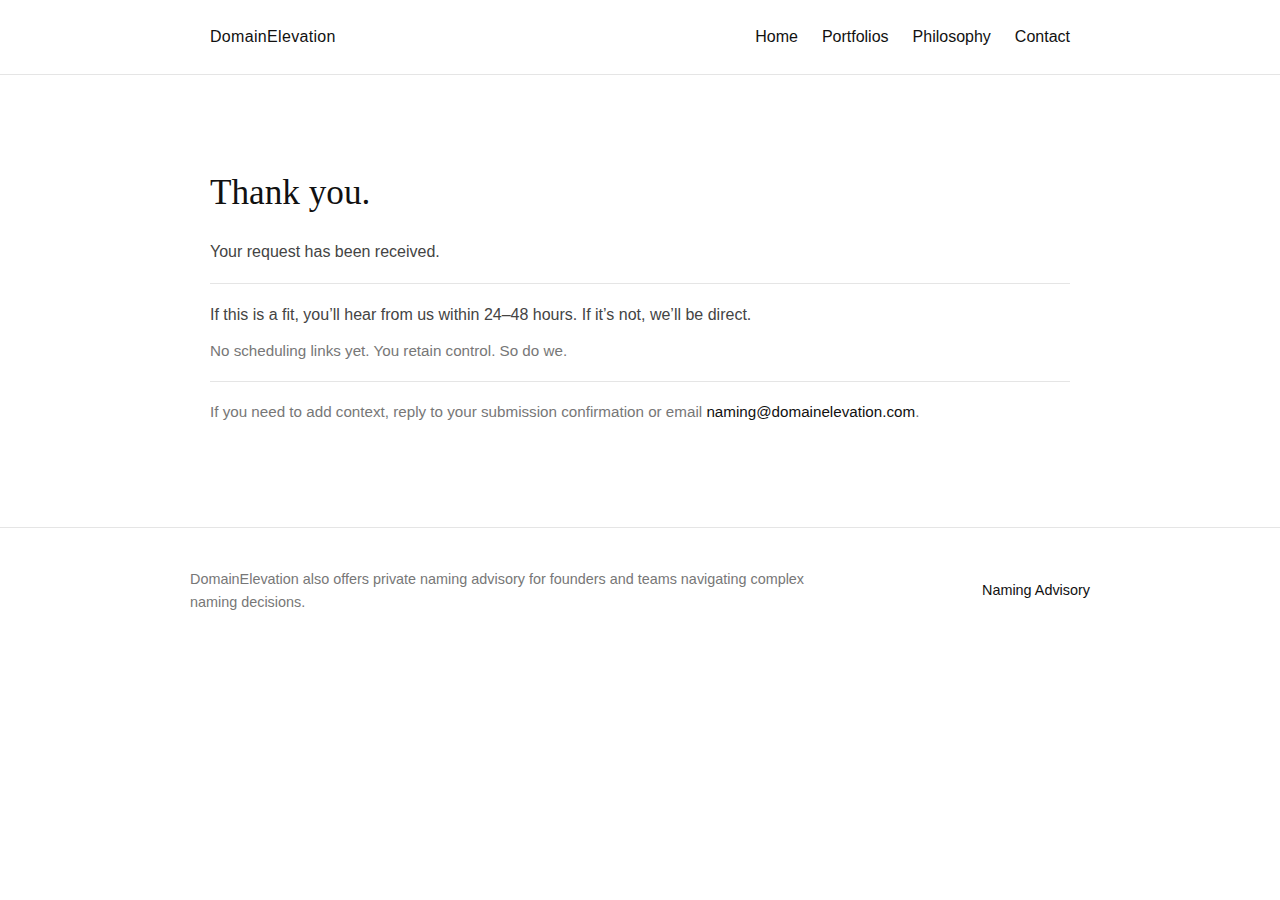
<file: naming/thanks/index.html>
<!DOCTYPE html>
<html lang="en">
<head>
  <meta charset="UTF-8" />
  <meta name="viewport" content="width=device-width, initial-scale=1.0" />
  <title>Request Received — DomainElevation</title>
  <meta name="description" content="Your naming review request has been received." />

  <!-- Privacy-safe analytics (Plausible-style) -->
  <script defer data-domain="domainelevation.com" src="https://plausible.io/js/script.js"></script>

  <style>
    :root {
      --bg: #ffffff;
      --text-primary: #111111;
      --text-secondary: #444444;
      --text-muted: #777777;
      --border-light: #e5e5e5;
      --max-width: 900px;
      --font-serif: "Georgia", "Times New Roman", serif;
      --font-sans: -apple-system, BlinkMacSystemFont, "Segoe UI", Roboto, Helvetica, Arial, sans-serif;
    }

    * { box-sizing: border-box; margin: 0; padding: 0; }

    body {
      background: var(--bg);
      color: var(--text-primary);
      font-family: var(--font-sans);
      line-height: 1.6;
    }

    a {
      color: var(--text-primary);
      text-decoration: none;
      border-bottom: 1px solid transparent;
    }
    a:hover { border-bottom: 1px solid var(--text-primary); }

    header { border-bottom: 1px solid var(--border-light); }

    nav {
      max-width: var(--max-width);
      margin: 0 auto;
      padding: 24px 20px;
      display: flex;
      justify-content: space-between;
      align-items: center;
    }

    nav .brand { font-weight: 500; letter-spacing: 0.02em; }
    nav ul { list-style: none; display: flex; gap: 24px; }

    main {
      max-width: var(--max-width);
      margin: 0 auto;
      padding: 90px 20px;
    }

    h1 {
      font-family: var(--font-serif);
      font-size: 2.2rem;
      font-weight: 400;
      margin-bottom: 18px;
    }

    p {
      max-width: 740px;
      color: var(--text-secondary);
      font-size: 1rem;
      margin-bottom: 12px;
    }

    .note {
      color: var(--text-muted);
      font-size: 0.95rem;
      max-width: 740px;
    }

    .block {
      border-top: 1px solid var(--border-light);
      padding-top: 18px;
      margin-top: 18px;
    }

    footer {
      border-top: 1px solid var(--border-light);
      padding: 40px 20px;
    }

    footer .footer-inner {
      max-width: var(--max-width);
      margin: 0 auto;
      display: flex;
      justify-content: space-between;
      align-items: center;
      flex-wrap: wrap;
      gap: 16px;
    }

    footer p {
      font-size: 0.9rem;
      color: var(--text-muted);
      max-width: 650px;
      margin: 0;
    }

    footer a { font-size: 0.9rem; }

    @media (max-width: 600px) {
      nav ul { gap: 16px; }
      h1 { font-size: 1.9rem; }
      main { padding: 70px 20px; }
    }
  </style>
</head>

<body>
  <header>
    <nav>
      <div class="brand"><a href="/">DomainElevation</a></div>
      <ul>
        <li><a href="/">Home</a></li>
        <li><a href="/portfolios">Portfolios</a></li>
        <li><a href="/philosophy">Philosophy</a></li>
        <li><a href="/contact">Contact</a></li>
      </ul>
    </nav>
  </header>

  <main>
    <h1>Thank you.</h1>
    <p>Your request has been received.</p>

    <div class="block">
      <p>
        If this is a fit, you’ll hear from us within 24–48 hours.  
        If it’s not, we’ll be direct.
      </p>
      <p class="note">
        No scheduling links yet. You retain control. So do we.
      </p>
    </div>

    <div class="block">
      <p class="note">
        If you need to add context, reply to your submission confirmation or email
        <a href="mailto:naming@domainelevation.com">naming@domainelevation.com</a>.
      </p>
    </div>
  </main>

  <footer>
    <div class="footer-inner">
      <p>
        DomainElevation also offers private naming advisory for founders and teams navigating complex naming decisions.
      </p>
      <a href="/naming">Naming Advisory</a>
    </div>
  </footer>
</body>
</html>
</file>
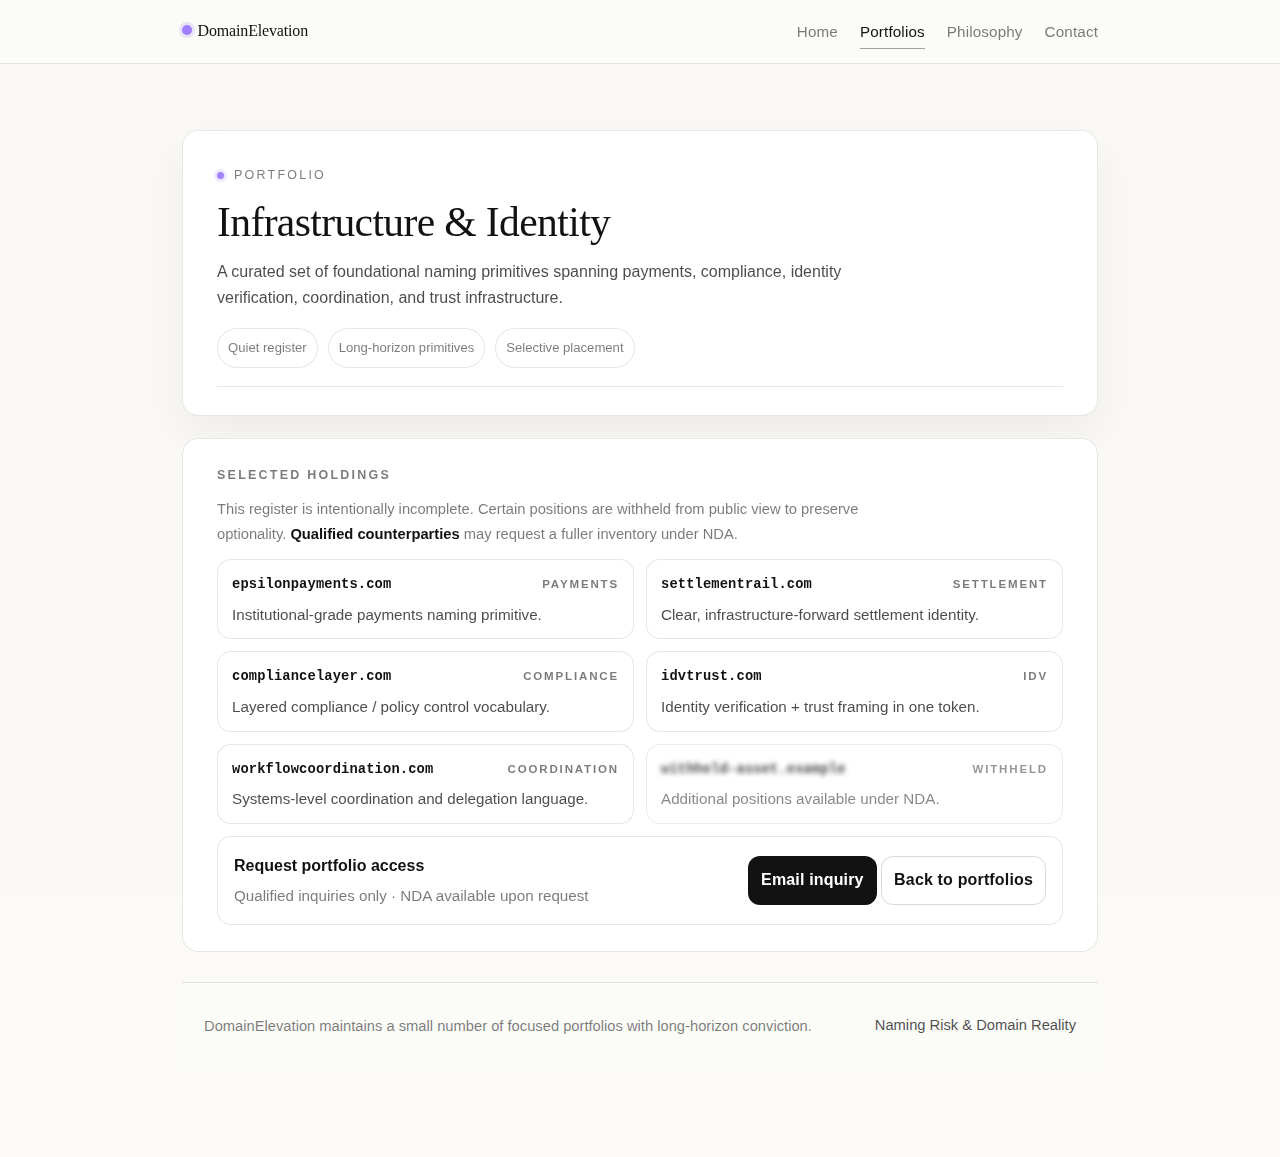
<file: portfolios/infrastructure-identity/index.html>
<!doctype html>
<html lang="en">
<head>
  <meta charset="utf-8" />
  <meta name="viewport" content="width=device-width,initial-scale=1" />
  <title>Infrastructure &amp; Identity | DomainElevation</title>
  <meta name="description" content="A curated set of foundational naming primitives spanning payments, compliance, identity verification, coordination, and trust infrastructure." />
  <meta name="robots" content="index,follow" />
  <link rel="canonical" href="https://domainelevation.com/portfolios/infrastructure-identity" />

  <link rel="icon" href="/favicon.ico" sizes="any" />
  <link rel="icon" href="/favicon.svg" type="image/svg+xml" />
  <link rel="apple-touch-icon" href="/apple-touch-icon.png" />

  <meta property="og:type" content="website" />
  <meta property="og:title" content="Infrastructure & Identity | DomainElevation" />
  <meta property="og:description" content="A curated set of foundational naming primitives spanning payments, compliance, identity verification, coordination, and trust infrastructure." />
  <meta property="og:url" content="https://domainelevation.com/portfolios/infrastructure-identity" />
  <meta property="og:image" content="https://domainelevation.com/og.png" />
  <meta name="twitter:card" content="summary_large_image" />

  <style>
    :root{
      /* Subordinate to DomainElevation: reuse the same system, quieter contrast */
      --bg:#fbfaf7;
      --paper:#ffffff;
      --ink:#121212;

      --text-secondary:rgba(18,18,18,.76);
      --text-muted:rgba(18,18,18,.56);

      --border:rgba(18,18,18,.10);
      --border-strong:rgba(18,18,18,.16);

      /* Keep accent but reduce presence */
      --accent:#7a4cff;

      --max-width:960px;

      --font-serif: ui-serif, Georgia, "Times New Roman", Times, serif;
      --font-sans: ui-sans-serif, -apple-system, BlinkMacSystemFont, "Segoe UI", Roboto, Helvetica, Arial, sans-serif;

      --radius:16px;
      --shadow: 0 18px 50px rgba(0,0,0,.06);
    }

    *{ box-sizing:border-box; margin:0; padding:0; }
    html, body{ width:100%; overflow-x:hidden; }

    body{
      background:var(--bg);
      color:var(--ink);
      font-family:var(--font-sans);
      line-height:1.65;
      -webkit-font-smoothing:antialiased;
      -moz-osx-font-smoothing:grayscale;
      text-rendering:optimizeLegibility;
    }

    /* Keep the subtle grain, but slightly lighter than homepage */
    body::before{
      content:"";
      position:fixed;
      inset:0;
      pointer-events:none;
      background: radial-gradient(transparent 1px, rgba(0,0,0,.018) 1px);
      background-size: 7px 7px;
      opacity:.20;
      mix-blend-mode:multiply;
    }

    a{
      color:inherit;
      text-decoration:none;
      border-bottom:1px solid transparent;
      transition: border-color .15s ease, color .15s ease, opacity .15s ease;
    }
    a:hover{ border-bottom-color: rgba(18,18,18,.38); }

    /* Header / Nav (same as DE, but highlight Portfolios) */
    header{
      position:sticky;
      top:0;
      z-index:10;
      backdrop-filter: blur(8px);
      background: color-mix(in srgb, var(--bg) 88%, transparent);
      border-bottom:1px solid var(--border);
    }

    nav{
      max-width:var(--max-width);
      margin:0 auto;
      padding:18px 22px;
      display:flex;
      align-items:center;
      justify-content:space-between;
      gap:20px;
    }

    .brand{
      font-family:var(--font-serif);
      font-weight:500;
      letter-spacing:-0.01em;
      white-space:nowrap;
      display:flex;
      align-items:baseline;
      gap:.35rem;
    }

    .brand-mark{
      width:10px;
      height:10px;
      border-radius:999px;
      background: color-mix(in srgb, var(--accent) 72%, #ffffff);
      box-shadow: 0 0 0 3px color-mix(in srgb, var(--accent) 14%, transparent);
      transform: translateY(-1px);
    }

    nav ul{
      list-style:none;
      display:flex;
      align-items:center;
      gap:22px;
      flex-wrap:wrap;
      justify-content:flex-end;
      min-width:0;
    }

    nav ul a{
      font-size:.95rem;
      letter-spacing:.01em;
      color:var(--text-muted);
      padding:8px 0;
    }
    nav ul a:hover{ color:var(--ink); }

    /* Active state */
    nav ul a[aria-current="page"]{
      color:var(--ink);
      border-bottom-color: rgba(18,18,18,.38);
    }

    main{
      max-width:var(--max-width);
      margin:0 auto;
      padding:44px 22px 88px;
      position:relative;
      z-index:1;
    }

    /* Subordinate hero: smaller, calmer, more “register” than “pitch” */
    .top{
      background: var(--paper);
      border:1px solid var(--border);
      border-radius: var(--radius);
      box-shadow: var(--shadow);
      padding:34px 34px 28px;
    }

    .kicker{
      display:flex;
      align-items:center;
      gap:10px;
      font-size:.78rem;
      letter-spacing:.18em;
      text-transform:uppercase;
      color: var(--text-muted);
      margin-bottom:12px;
    }

    .kicker .dot{
      width:7px; height:7px; border-radius:999px;
      background: color-mix(in srgb, var(--accent) 70%, #ffffff);
      box-shadow: 0 0 0 3px color-mix(in srgb, var(--accent) 12%, transparent);
    }

    h1{
      font-family:var(--font-serif);
      font-size: clamp(1.85rem, 3.6vw, 2.6rem);
      font-weight: 420;
      letter-spacing:-0.015em;
      line-height:1.18;
      margin-bottom:12px;
      max-width: 26ch;
    }

    .lede{
      max-width: 78ch;
      color: var(--text-secondary);
      font-size: 1rem;
    }

    .meta-row{
      display:flex;
      flex-wrap:wrap;
      gap:10px;
      margin-top: 16px;
    }

    .pill{
      display:inline-flex;
      align-items:center;
      gap:8px;
      padding:8px 10px;
      border:1px solid var(--border);
      border-radius:999px;
      font-size:.82rem;
      color: var(--text-muted);
      background: color-mix(in srgb, var(--paper) 84%, transparent);
    }

    .divider{
      height:1px;
      background: var(--border);
      margin: 18px 0 0;
    }

    /* Portfolio sections */
    section{ margin-top: 22px; }

    .section-card{
      background: var(--paper);
      border:1px solid var(--border);
      border-radius: var(--radius);
      padding:26px 34px;
    }

    h2{
      font-size:.78rem;
      letter-spacing:.18em;
      text-transform:uppercase;
      color: var(--text-muted);
      margin-bottom:12px;
    }

    p{
      max-width: 80ch;
      color: var(--text-secondary);
      font-size: 1rem;
      margin-bottom: 12px;
    }
    p:last-child{ margin-bottom:0; }

    /* Holdings list (quiet register) */
    .holdings-grid{
      display:grid;
      grid-template-columns: repeat(2, minmax(0, 1fr));
      gap:12px;
      margin-top: 10px;
    }

    .holding{
      border:1px solid var(--border);
      border-radius: 14px;
      padding:14px 14px 12px;
      background: linear-gradient(
        180deg,
        color-mix(in srgb, var(--paper) 94%, transparent),
        color-mix(in srgb, var(--paper) 82%, transparent)
      );
    }

    .holding-title{
      font-weight:600;
      color: var(--ink);
      margin-bottom:6px;
      display:flex;
      align-items:baseline;
      justify-content:space-between;
      gap:10px;
    }

    .holding-title code{
      font-family: ui-monospace, SFMono-Regular, Menlo, Monaco, Consolas, "Liberation Mono", monospace;
      font-size:.86rem;
      font-weight:600;
      letter-spacing: .01em;
      background: transparent;
      padding:0;
    }

    .holding-tag{
      font-size:.72rem;
      letter-spacing:.16em;
      text-transform:uppercase;
      color: var(--text-muted);
      white-space:nowrap;
    }

    .holding-note{
      font-size:.95rem;
      color: var(--text-secondary);
      line-height:1.55;
    }

    /* “Hidden” assets */
    .masked{
      opacity:.80;
    }
    .masked code{
      filter: blur(2.6px);
      user-select:none;
    }
    .masked .holding-note{
      color: color-mix(in srgb, var(--text-secondary) 84%, transparent);
    }

    /* Disclosure / policy */
    .policy{
      font-size:.92rem;
      color: var(--text-muted);
      line-height:1.7;
    }
    .policy strong{ color: var(--ink); }

    /* Inquiry */
    .inquiry{
      display:flex;
      flex-wrap:wrap;
      align-items:center;
      justify-content:space-between;
      gap:12px;
      padding:16px 16px;
      border:1px solid var(--border);
      border-radius: 14px;
      background: color-mix(in srgb, var(--paper) 88%, transparent);
      margin-top: 12px;
    }

    .inquiry-left{
      min-width: 240px;
    }
    .inquiry-title{
      font-weight:600;
      margin-bottom:4px;
      color: var(--ink);
    }
    .inquiry-sub{
      color: var(--text-muted);
      font-size:.95rem;
    }

    .btn{
      display:inline-flex;
      align-items:center;
      justify-content:center;
      gap:10px;
      padding:10px 12px;
      border-radius: 12px;
      border: 1px solid var(--border-strong);
      background: var(--ink);
      color: #fff;
      font-weight: 650;
      letter-spacing: .01em;
      white-space:nowrap;
    }
    .btn:hover{ opacity:.92; border-bottom-color: transparent; }

    .btn.secondary{
      background: transparent;
      color: var(--ink);
    }

    /* Footer (quiet) */
    footer{
      border-top:1px solid var(--border);
      padding:30px 22px;
      background: color-mix(in srgb, var(--bg) 88%, var(--paper));
      position:relative;
      z-index:1;
      margin-top: 30px;
    }

    .footer-inner{
      max-width:var(--max-width);
      margin:0 auto;
      display:flex;
      justify-content:space-between;
      align-items:center;
      flex-wrap:wrap;
      gap:14px;
    }

    footer p{
      font-size:.92rem;
      color: var(--text-muted);
      margin:0;
      max-width: 78ch;
    }

    .footer-link{
      font-size:.92rem;
      color: var(--text-secondary);
    }

    /* Mobile */
    @media (max-width: 760px){
      nav{
        flex-direction:column;
        align-items:flex-start;
        gap:12px;
      }
      nav ul{
        justify-content:flex-start;
        width:100%;
        gap:16px;
      }
      main{ padding:38px 18px 72px; }
      .top{ padding:28px 18px 22px; }
      .section-card{ padding:22px 18px; }
      .holdings-grid{ grid-template-columns: 1fr; }
      h1{ max-width: 100%; }
      body::before{ opacity:.14; }
    }

    /* Dark mode */
    @media (prefers-color-scheme: dark){
      :root{
        --bg:#0e0f12;
        --paper:#12141a;
        --ink:#f4f5f7;

        --text-secondary:rgba(244,245,247,.78);
        --text-muted:rgba(244,245,247,.56);

        --border:rgba(244,245,247,.10);
        --border-strong:rgba(244,245,247,.16);

        --shadow: 0 18px 50px rgba(0,0,0,.40);
      }
      body::before{
        opacity:.12;
        mix-blend-mode: normal;
        background: radial-gradient(transparent 1px, rgba(255,255,255,.03) 1px);
        background-size: 7px 7px;
      }
      a:hover{ border-bottom-color: rgba(244,245,247,.35); }
    }
  </style>
</head>

<body>
  <header class="site-header">
    <nav class="nav" aria-label="Primary navigation">
      <a class="brand" href="/">
        <span class="brand-mark" aria-hidden="true"></span>
        <span>DomainElevation</span>
      </a>

      <ul class="nav-links">
        <li><a href="/">Home</a></li>
        <li><a href="/portfolios" aria-current="page">Portfolios</a></li>
        <li><a href="/philosophy">Philosophy</a></li>
        <li><a href="/contact">Contact</a></li>
      </ul>
    </nav>
  </header>

  <main>
    <section class="top" aria-label="Portfolio header">
      <div class="kicker"><span class="dot" aria-hidden="true"></span> Portfolio</div>
      <h1>Infrastructure &amp; Identity</h1>
      <p class="lede">
        A curated set of foundational naming primitives spanning payments, compliance, identity verification,
        coordination, and trust infrastructure.
      </p>

      <div class="meta-row" aria-label="Portfolio attributes">
        <span class="pill">Quiet register</span>
        <span class="pill">Long-horizon primitives</span>
        <span class="pill">Selective placement</span>
      </div>

      <div class="divider" role="separator" aria-hidden="true"></div>
    </section>

    <section class="section-card" aria-label="Holdings register">
      <h2>Selected Holdings</h2>
      <p class="policy">
        This register is intentionally incomplete. Certain positions are withheld from public view to preserve optionality.
        <strong>Qualified counterparties</strong> may request a fuller inventory under NDA.
      </p>

      <div class="holdings-grid" role="list" aria-label="Holdings list">
        <!-- ====== PAYMENTS & SETTLEMENT ====== -->
        <div class="holding" role="listitem">
          <div class="holding-title">
            <code>epsilonpayments.com</code>
            <span class="holding-tag">Payments</span>
          </div>
          <div class="holding-note">Institutional-grade payments naming primitive.</div>
        </div>

        <div class="holding" role="listitem">
          <div class="holding-title">
            <code>settlementrail.com</code>
            <span class="holding-tag">Settlement</span>
          </div>
          <div class="holding-note">Clear, infrastructure-forward settlement identity.</div>
        </div>

        <!-- ====== COMPLIANCE & TRUST ====== -->
        <div class="holding" role="listitem">
          <div class="holding-title">
            <code>compliancelayer.com</code>
            <span class="holding-tag">Compliance</span>
          </div>
          <div class="holding-note">Layered compliance / policy control vocabulary.</div>
        </div>

        <div class="holding" role="listitem">
          <div class="holding-title">
            <code>idvtrust.com</code>
            <span class="holding-tag">IDV</span>
          </div>
          <div class="holding-note">Identity verification + trust framing in one token.</div>
        </div>

        <!-- ====== COORDINATION & WORKFLOW ====== -->
        <div class="holding" role="listitem">
          <div class="holding-title">
            <code>workflowcoordination.com</code>
            <span class="holding-tag">Coordination</span>
          </div>
          <div class="holding-note">Systems-level coordination and delegation language.</div>
        </div>

        <div class="holding masked" role="listitem" aria-label="Withheld holding">
          <div class="holding-title">
            <code>withheld-asset.example</code>
            <span class="holding-tag">Withheld</span>
          </div>
          <div class="holding-note">Additional positions available under NDA.</div>
        </div>
      </div>

      <div class="inquiry" aria-label="Inquiry prompt">
        <div class="inquiry-left">
          <div class="inquiry-title">Request portfolio access</div>
          <div class="inquiry-sub">Qualified inquiries only · NDA available upon request</div>
        </div>
        <div class="inquiry-right">
          <a class="btn" href="mailto:hello@domainelevation.com?subject=Infrastructure%20%26%20Identity%20%E2%80%94%20Portfolio%20Inquiry">Email inquiry</a>
          <a class="btn secondary" href="/portfolios">Back to portfolios</a>
        </div>
      </div>
    </section>

    <footer>
      <div class="footer-inner">
        <p>DomainElevation maintains a small number of focused portfolios with long-horizon conviction.</p>
        <a class="footer-link" href="/naming">Naming Risk &amp; Domain Reality</a>
      </div>
    </footer>
  </main>
</body>
</html>
</file>
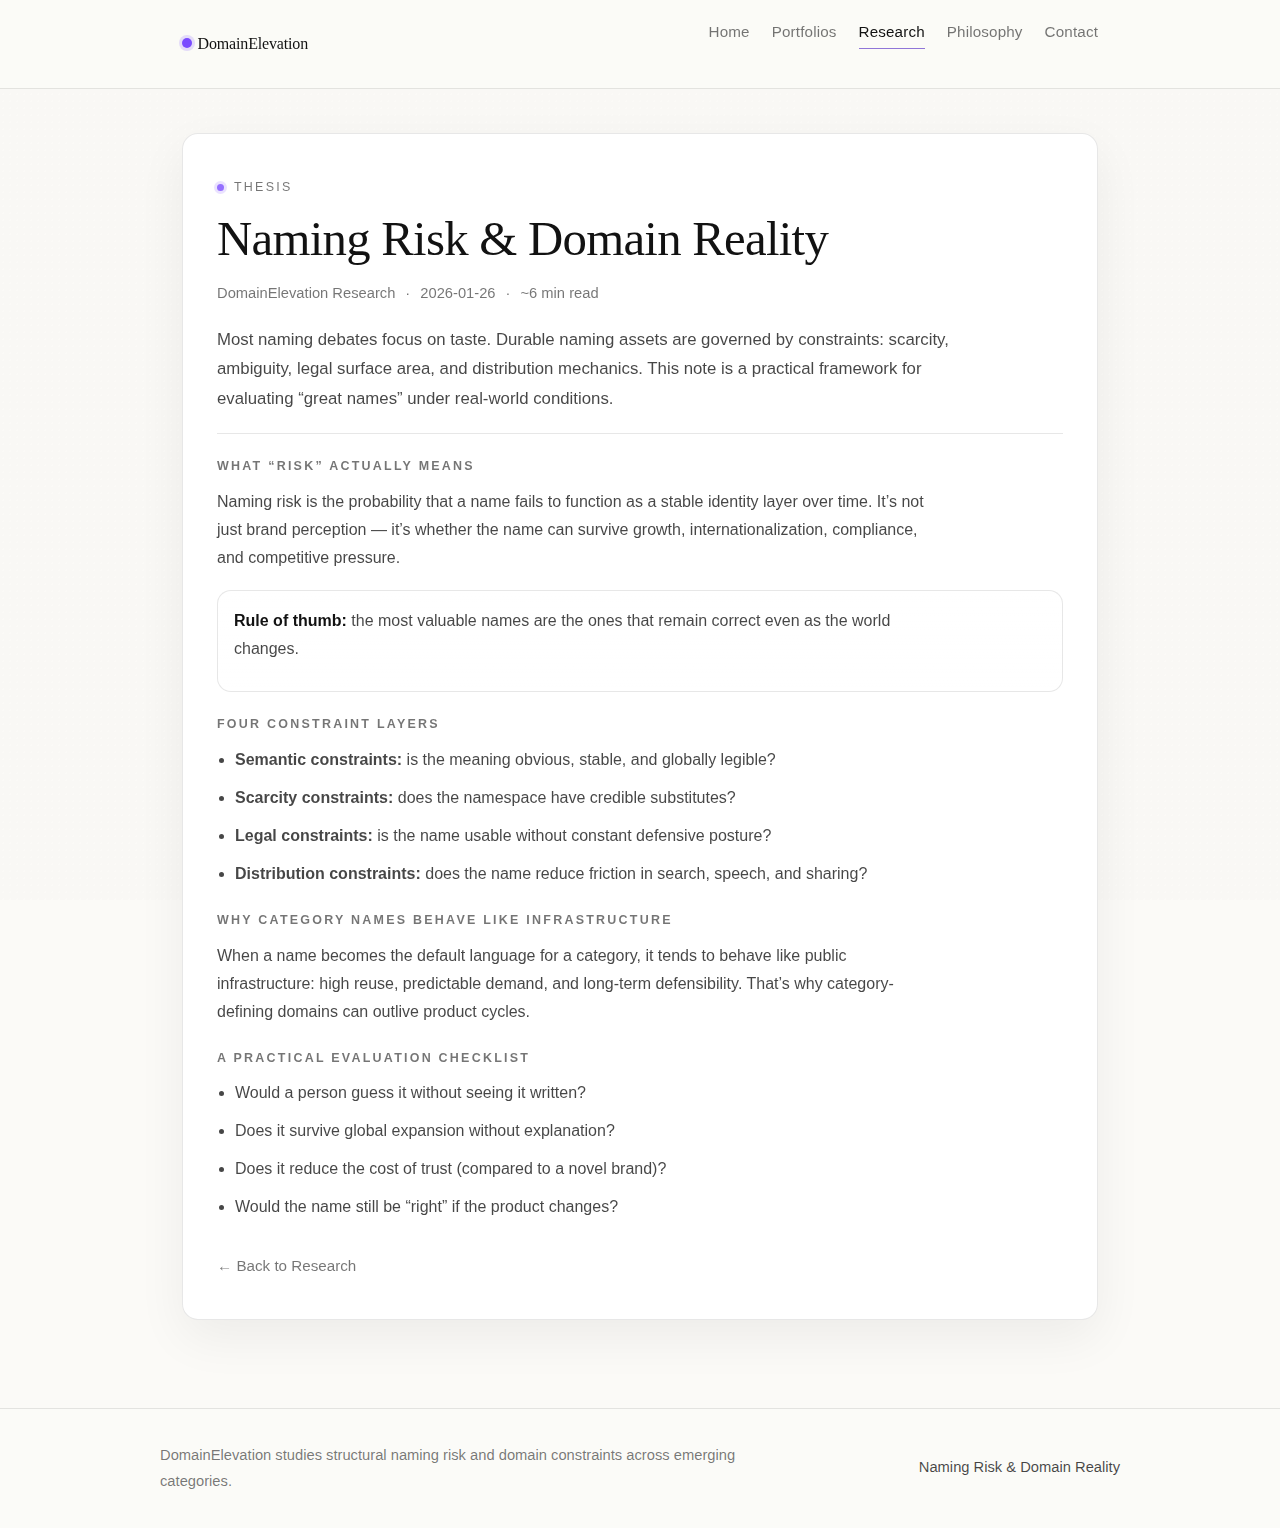
<file: research/naming-risk-domain-reality/index.html>
<!DOCTYPE html>
<html lang="en">
<head>
  <meta charset="UTF-8" />
  <meta name="viewport" content="width=device-width, initial-scale=1.0" />
  <title>Naming Risk &amp; Domain Reality — DomainElevation</title>
  <meta name="description" content="A practical framework for structural naming risk: the constraints that govern durable naming assets." />
  <meta name="robots" content="index,follow" />
  <link rel="canonical" href="https://domainelevation.com/research/naming-risk-domain-reality" />

  <link rel="icon" href="/favicon.ico" sizes="any" />
  <link rel="icon" href="/favicon.svg" type="image/svg+xml" />
  <link rel="apple-touch-icon" href="/apple-touch-icon.png" />

  <meta property="og:type" content="article" />
  <meta property="og:title" content="Naming Risk &amp; Domain Reality" />
  <meta property="og:description" content="The constraints that actually govern durable naming assets." />
  <meta property="og:url" content="https://domainelevation.com/research/naming-risk-domain-reality" />
  <meta property="og:image" content="https://domainelevation.com/og.png" />
  <meta name="twitter:card" content="summary_large_image" />

  <style>
    /* Same theme as /research index (kept self-contained for easy deploy) */
    :root{
      --bg:#fbfaf7;
      --paper:#ffffff;
      --ink:#121212;

      --text-secondary:rgba(18,18,18,.78);
      --text-muted:rgba(18,18,18,.58);

      --border:rgba(18,18,18,.10);
      --border-strong:rgba(18,18,18,.16);

      --accent:#7a4cff;
      --max-width:960px;

      --font-serif: ui-serif, Georgia, "Times New Roman", Times, serif;
      --font-sans: ui-sans-serif, -apple-system, BlinkMacSystemFont, "Segoe UI", Roboto, Helvetica, Arial, sans-serif;

      --radius:16px;
      --shadow: 0 18px 50px rgba(0,0,0,.06);
    }

    *{ box-sizing:border-box; margin:0; padding:0; }
    html, body{ width:100%; overflow-x:hidden; }

    body{
      background:var(--bg);
      color:var(--ink);
      font-family:var(--font-sans);
      line-height:1.75;
      -webkit-font-smoothing:antialiased;
      -moz-osx-font-smoothing:grayscale;
      text-rendering:optimizeLegibility;
    }

    body::before{
      content:"";
      position:fixed;
      inset:0;
      pointer-events:none;
      background: radial-gradient(transparent 1px, rgba(0,0,0,.02) 1px);
      background-size: 7px 7px;
      opacity:.25;
      mix-blend-mode:multiply;
    }

    a{
      color:inherit;
      text-decoration:none;
      border-bottom:1px solid transparent;
      transition: border-color .15s ease, color .15s ease, opacity .15s ease;
    }
    a:hover{ border-bottom-color:rgba(18,18,18,.40); }

    header{
      position:sticky;
      top:0;
      z-index:10;
      backdrop-filter: blur(8px);
      background: color-mix(in srgb, var(--bg) 88%, transparent);
      border-bottom:1px solid var(--border);
    }

    nav{
      max-width:var(--max-width);
      margin:0 auto;
      padding:18px 22px;
      display:flex;
      align-items:center;
      justify-content:space-between;
      gap:20px;
    }

    .brand{
      font-family:var(--font-serif);
      font-weight:500;
      letter-spacing:-0.01em;
      white-space:nowrap;
      display:flex;
      align-items:baseline;
      gap:.35rem;
    }
    .brand-mark{
      width:10px;
      height:10px;
      border-radius:999px;
      background: var(--accent);
      box-shadow: 0 0 0 3px color-mix(in srgb, var(--accent) 18%, transparent);
      transform: translateY(-1px);
    }

    nav ul{
      list-style:none;
      display:flex;
      align-items:center;
      gap:22px;
      flex-wrap:wrap;
      justify-content:flex-end;
      min-width:0;
    }

    nav ul a{
      font-size:.95rem;
      letter-spacing:.01em;
      color:var(--text-muted);
      padding:8px 0;
    }
    nav ul a:hover{
      color:var(--ink);
      border-bottom-color:rgba(18,18,18,.40);
    }

    .nav-links a.active{
      color: var(--ink);
      border-bottom-color: color-mix(in srgb, var(--accent) 55%, rgba(18,18,18,.35));
      padding-bottom: 8px;
    }

    main{
      max-width:var(--max-width);
      margin:0 auto;
      padding:44px 22px 88px;
      position:relative;
      z-index:1;
    }

    .post{
      background: var(--paper);
      border:1px solid var(--border);
      border-radius: var(--radius);
      box-shadow: var(--shadow);
      padding: 38px 34px;
    }

    .kicker{
      display:inline-flex;
      align-items:center;
      gap:10px;
      font-size:.78rem;
      letter-spacing:.18em;
      text-transform:uppercase;
      color: var(--text-muted);
      margin-bottom: 14px;
    }
    .kicker .dot{
      width:7px;
      height:7px;
      border-radius:999px;
      background: color-mix(in srgb, var(--accent) 80%, #ffffff);
      box-shadow: 0 0 0 3px color-mix(in srgb, var(--accent) 16%, transparent);
    }

    h1{
      font-family:var(--font-serif);
      font-size: clamp(2.05rem, 4.2vw, 3.05rem);
      font-weight: 420;
      letter-spacing:-0.015em;
      line-height:1.12;
      margin-bottom: 14px;
      max-width: 28ch;
    }

    .meta{
      display:flex;
      flex-wrap:wrap;
      gap:10px;
      color: var(--text-muted);
      font-size: .92rem;
      margin-bottom: 18px;
    }

    .lede{
      color: var(--text-secondary);
      font-size: 1.05rem;
      max-width: 80ch;
      margin-bottom: 18px;
    }

    .rule{
      height:1px;
      background: var(--border);
      margin: 20px 0 18px;
    }

    h2{
      font-size:.78rem;
      letter-spacing:.18em;
      text-transform:uppercase;
      color: var(--text-muted);
      margin: 22px 0 10px;
    }

    p{
      color: var(--text-secondary);
      font-size: 1rem;
      margin: 0 0 14px 0;
      max-width: 80ch;
    }

    ul{
      margin: 0 0 14px 0;
      padding-left: 18px;
      color: var(--text-secondary);
      max-width: 80ch;
    }
    li{ margin: 0 0 10px 0; }

    .callout{
      border: 1px solid var(--border);
      border-radius: 14px;
      padding: 16px 16px 14px;
      background: linear-gradient(
        180deg,
        color-mix(in srgb, var(--paper) 92%, transparent),
        color-mix(in srgb, var(--paper) 78%, transparent)
      );
      margin: 18px 0;
    }
    .callout strong{ color: var(--ink); }

    .back{
      margin-top: 18px;
      display:inline-block;
      font-size: .95rem;
      color: var(--text-muted);
    }

    footer{
      border-top:1px solid var(--border);
      padding:34px 22px;
      background: color-mix(in srgb, var(--bg) 88%, var(--paper));
      position:relative;
      z-index:1;
    }

    .footer-inner{
      max-width:var(--max-width);
      margin:0 auto;
      display:flex;
      justify-content:space-between;
      align-items:center;
      flex-wrap:wrap;
      gap:14px;
    }

    footer p{
      font-size:.92rem;
      color: var(--text-muted);
      margin:0;
      max-width: 78ch;
    }

    .footer-link{
      font-size:.92rem;
      color: var(--text-secondary);
    }

    @media (max-width: 760px){
      nav{ flex-direction:column; align-items:flex-start; gap:12px; }
      nav ul{ justify-content:flex-start; width:100%; gap:16px; }
      main{ padding:34px 18px 72px; }
      .post{ padding: 30px 18px; }
    }

    @media (prefers-color-scheme: dark){
      :root{
        --bg:#0e0f12;
        --paper:#12141a;
        --ink:#f4f5f7;

        --text-secondary:rgba(244,245,247,.78);
        --text-muted:rgba(244,245,247,.56);

        --border:rgba(244,245,247,.10);
        --border-strong:rgba(244,245,247,.16);

        --shadow: 0 18px 50px rgba(0,0,0,.40);
      }
      body::before{
        opacity:.12;
        mix-blend-mode: normal;
        background: radial-gradient(transparent 1px, rgba(255,255,255,.03) 1px);
        background-size: 7px 7px;
      }
      a:hover{ border-bottom-color: rgba(244,245,247,.35); }
      nav ul a:hover{ border-bottom-color: rgba(244,245,247,.35); }
    }
  </style>
</head>

<body>
  <header class="site-header">
    <nav class="nav" aria-label="Primary navigation">
      <a class="brand" href="/">
        <span class="brand-mark" aria-hidden="true"></span>
        <span>DomainElevation</span>
      </a>

      <ul class="nav-links">
        <li><a href="/">Home</a></li>
        <li><a href="/portfolios">Portfolios</a></li>
        <li><a class="active" href="/research">Research</a></li>
        <li><a href="/philosophy">Philosophy</a></li>
        <li><a href="/contact">Contact</a></li>
      </ul>
    </nav>
  </header>

  <main>
    <article class="post" aria-label="Research post">
      <div class="kicker"><span class="dot" aria-hidden="true"></span> Thesis</div>

      <h1>Naming Risk &amp; Domain Reality</h1>

      <div class="meta">
        <span>DomainElevation Research</span>
        <span>·</span>
        <span>2026-01-26</span>
        <span>·</span>
        <span>~6 min read</span>
      </div>

      <p class="lede">
        Most naming debates focus on taste. Durable naming assets are governed by constraints:
        scarcity, ambiguity, legal surface area, and distribution mechanics. This note is a practical
        framework for evaluating “great names” under real-world conditions.
      </p>

      <div class="rule" role="separator" aria-hidden="true"></div>

      <h2>What “risk” actually means</h2>
      <p>
        Naming risk is the probability that a name fails to function as a stable identity layer over time.
        It’s not just brand perception — it’s whether the name can survive growth, internationalization,
        compliance, and competitive pressure.
      </p>

      <div class="callout">
        <p><strong>Rule of thumb:</strong> the most valuable names are the ones that remain correct even as the world changes.</p>
      </div>

      <h2>Four constraint layers</h2>
      <ul>
        <li><strong>Semantic constraints:</strong> is the meaning obvious, stable, and globally legible?</li>
        <li><strong>Scarcity constraints:</strong> does the namespace have credible substitutes?</li>
        <li><strong>Legal constraints:</strong> is the name usable without constant defensive posture?</li>
        <li><strong>Distribution constraints:</strong> does the name reduce friction in search, speech, and sharing?</li>
      </ul>

      <h2>Why category names behave like infrastructure</h2>
      <p>
        When a name becomes the default language for a category, it tends to behave like public infrastructure:
        high reuse, predictable demand, and long-term defensibility. That’s why category-defining domains
        can outlive product cycles.
      </p>

      <h2>A practical evaluation checklist</h2>
      <ul>
        <li>Would a person guess it without seeing it written?</li>
        <li>Does it survive global expansion without explanation?</li>
        <li>Does it reduce the cost of trust (compared to a novel brand)?</li>
        <li>Would the name still be “right” if the product changes?</li>
      </ul>

      <a class="back" href="/research">← Back to Research</a>
    </article>
  </main>

  <footer>
    <div class="footer-inner">
      <p>DomainElevation studies structural naming risk and domain constraints across emerging categories.</p>
      <a class="footer-link" href="/naming">Naming Risk &amp; Domain Reality</a>
    </div>
  </footer>
</body>
</html>
</file>
